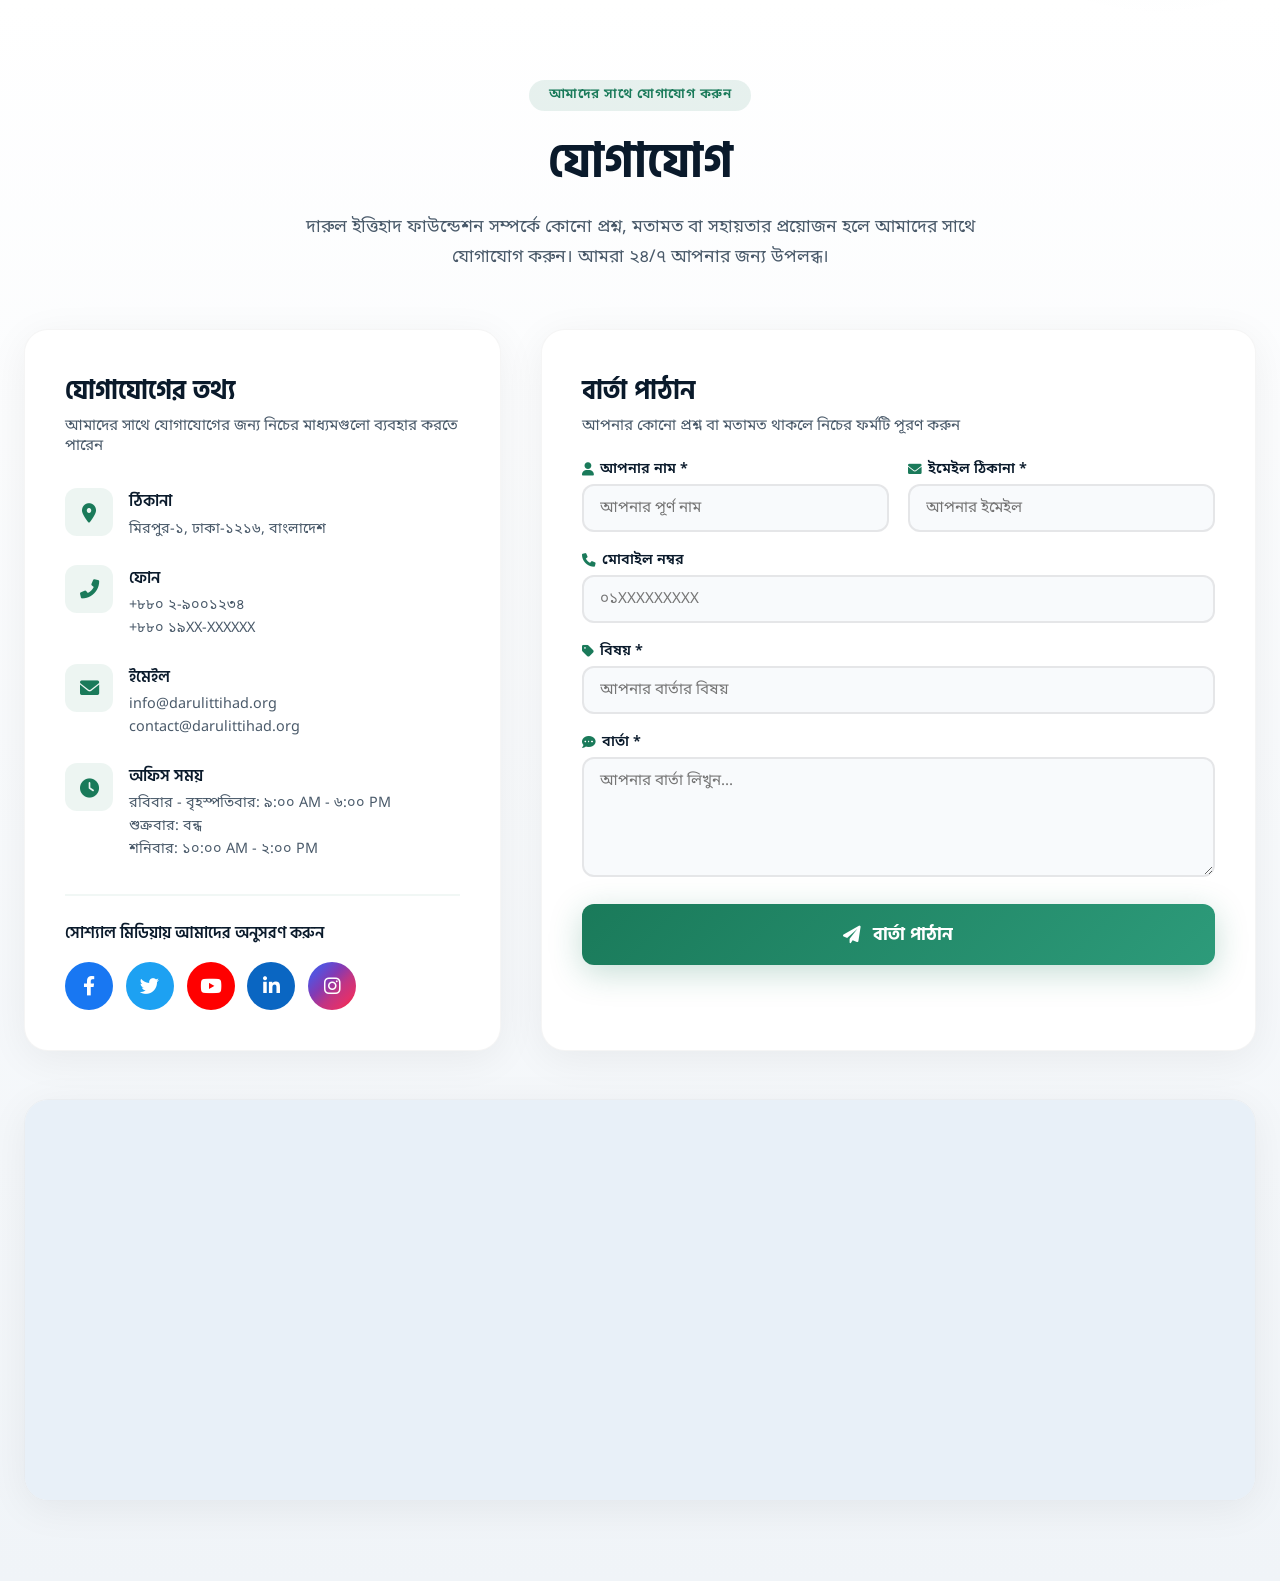
<file: contact.html>
<!-- contact.html -->
<!DOCTYPE html>
<html lang="bn">
<head>
    <meta charset="UTF-8" />
    <meta name="viewport" content="width=device-width, initial-scale=1.0" />
    <title>যোগাযোগ - দারুল ইত্তিহাদ ফাউন্ডেশন</title>
    
    <!-- Google Fonts -->
    <link rel="preconnect" href="https://fonts.googleapis.com" />
    <link rel="preconnect" href="https://fonts.gstatic.com" crossorigin />
    <link href="https://fonts.googleapis.com/css2?family=Hind+Siliguri:wght@300;400;500;600;700&family=Noto+Sans+Bengali:wght@100..900&display=swap" rel="stylesheet" />
    
    <!-- Font Awesome -->
    <link rel="stylesheet" href="https://cdnjs.cloudflare.com/ajax/libs/font-awesome/6.0.0-beta3/css/all.min.css" />
    
    <!-- Custom CSS -->
    <link rel="stylesheet" href="contact.css" />
</head>
<body>
    <section class="contact" id="contact">
        <div class="container">
            <!-- সেকশন হেডার -->
            <div class="section-header">
                <span class="section-tag">আমাদের সাথে যোগাযোগ করুন</span>
                <h2 class="section-title">যোগাযোগ</h2>
                <p class="section-subtitle">
                    দারুল ইত্তিহাদ ফাউন্ডেশন সম্পর্কে কোনো প্রশ্ন, মতামত বা সহায়তার 
                    প্রয়োজন হলে আমাদের সাথে যোগাযোগ করুন। আমরা ২৪/৭ আপনার জন্য উপলব্ধ।
                </p>
            </div>

            <!-- কন্টাক্ট গ্রিড -->
            <div class="contact-grid">
                <!-- বাম কলাম: যোগাযোগের তথ্য -->
                <div class="contact-info-wrapper">
                    <div class="contact-info-card">
                        <h3>যোগাযোগের তথ্য</h3>
                        <p class="info-subtitle">
                            আমাদের সাথে যোগাযোগের জন্য নিচের মাধ্যমগুলো ব্যবহার করতে পারেন
                        </p>

                        <div class="info-items">
                            <div class="info-item">
                                <div class="info-icon">
                                    <i class="fas fa-map-marker-alt"></i>
                                </div>
                                <div class="info-content">
                                    <h4>ঠিকানা</h4>
                                    <p>মিরপুর-১, ঢাকা-১২১৬, বাংলাদেশ</p>
                                </div>
                            </div>

                            <div class="info-item">
                                <div class="info-icon">
                                    <i class="fas fa-phone-alt"></i>
                                </div>
                                <div class="info-content">
                                    <h4>ফোন</h4>
                                    <p>+৮৮০ ২-৯০০১২৩৪</p>
                                    <p>+৮৮০ ১৯XX-XXXXXX</p>
                                </div>
                            </div>

                            <div class="info-item">
                                <div class="info-icon">
                                    <i class="fas fa-envelope"></i>
                                </div>
                                <div class="info-content">
                                    <h4>ইমেইল</h4>
                                    <p>info@darulittihad.org</p>
                                    <p>contact@darulittihad.org</p>
                                </div>
                            </div>

                            <div class="info-item">
                                <div class="info-icon">
                                    <i class="fas fa-clock"></i>
                                </div>
                                <div class="info-content">
                                    <h4>অফিস সময়</h4>
                                    <p>রবিবার - বৃহস্পতিবার: ৯:০০ AM - ৬:০০ PM</p>
                                    <p>শুক্রবার: বন্ধ</p>
                                    <p>শনিবার: ১০:০০ AM - ২:০০ PM</p>
                                </div>
                            </div>
                        </div>

                        <!-- সোশ্যাল মিডিয়া -->
                        <div class="social-media">
                            <h4>সোশ্যাল মিডিয়ায় আমাদের অনুসরণ করুন</h4>
                            <div class="social-icons">
                                <a href="#" class="social-icon facebook" aria-label="ফেসবুক">
                                    <i class="fab fa-facebook-f"></i>
                                </a>
                                <a href="#" class="social-icon twitter" aria-label="টুইটার">
                                    <i class="fab fa-twitter"></i>
                                </a>
                                <a href="#" class="social-icon youtube" aria-label="ইউটিউব">
                                    <i class="fab fa-youtube"></i>
                                </a>
                                <a href="#" class="social-icon linkedin" aria-label="লিংকডইন">
                                    <i class="fab fa-linkedin-in"></i>
                                </a>
                                <a href="#" class="social-icon instagram" aria-label="ইনস্টাগ্রাম">
                                    <i class="fab fa-instagram"></i>
                                </a>
                            </div>
                        </div>
                    </div>
                </div>

                <!-- ডান কলাম: কন্টাক্ট ফর্ম -->
                <div class="contact-form-wrapper">
                    <div class="contact-form-card">
                        <h3>বার্তা পাঠান</h3>
                        <p class="form-subtitle">
                            আপনার কোনো প্রশ্ন বা মতামত থাকলে নিচের ফর্মটি পূরণ করুন
                        </p>

                        <form id="contactForm" class="contact-form">
                            <div class="form-row">
                                <div class="form-group">
                                    <label for="fullName">
                                        <i class="fas fa-user"></i>
                                        আপনার নাম *
                                    </label>
                                    <input type="text" id="fullName" name="fullName" 
                                           placeholder="আপনার পূর্ণ নাম" required />
                                    <span class="error-message" id="nameError"></span>
                                </div>

                                <div class="form-group">
                                    <label for="email">
                                        <i class="fas fa-envelope"></i>
                                        ইমেইল ঠিকানা *
                                    </label>
                                    <input type="email" id="email" name="email" 
                                           placeholder="আপনার ইমেইল" required />
                                    <span class="error-message" id="emailError"></span>
                                </div>
                            </div>

                            <div class="form-group">
                                <label for="phone">
                                    <i class="fas fa-phone"></i>
                                    মোবাইল নম্বর
                                </label>
                                <input type="tel" id="phone" name="phone" 
                                       placeholder="০১XXXXXXXXX" />
                                <span class="error-message" id="phoneError"></span>
                            </div>

                            <div class="form-group">
                                <label for="subject">
                                    <i class="fas fa-tag"></i>
                                    বিষয় *
                                </label>
                                <input type="text" id="subject" name="subject" 
                                       placeholder="আপনার বার্তার বিষয়" required />
                                <span class="error-message" id="subjectError"></span>
                            </div>

                            <div class="form-group">
                                <label for="message">
                                    <i class="fas fa-comment-dots"></i>
                                    বার্তা *
                                </label>
                                <textarea id="message" name="message" 
                                          placeholder="আপনার বার্তা লিখুন..." required></textarea>
                                <span class="error-message" id="messageError"></span>
                            </div>

                            <button type="submit" class="btn-submit">
                                <i class="fas fa-paper-plane"></i>
                                <span>বার্তা পাঠান</span>
                            </button>
                        </form>
                    </div>
                </div>
            </div>

            <!-- গুগল ম্যাপ -->
            <div class="map-wrapper">
                <div class="map-container">
                    <iframe 
                        src="https://www.google.com/maps/embed?pb=!1m18!1m12!1m3!1d3651.902156567834!2d90.3664937!3d23.7504187!2m3!1f0!2f0!3f0!3m2!1i1024!2i768!4f13.1!3m3!1m2!1s0x3755c1f1e8c6e8d5%3A0xc7c6f5b8e3c8e8d5!2sMirpur-1%2C%20Dhaka%2C%20Bangladesh!5e0!3m2!1sen!2sbd!4v1700000000000" 
                        width="100%" 
                        height="400" 
                        style="border:0;" 
                        allowfullscreen="" 
                        loading="lazy" 
                        referrerpolicy="no-referrer-when-downgrade"
                        title="দারুল ইত্তিহাদ ফাউন্ডেশনের অবস্থান">
                    </iframe>
                </div>
            </div>
        </div>
    </section>

    <!-- সাফল্যের মডাল -->
    <div class="success-modal" id="successModal">
        <div class="modal-content">
            <div class="modal-icon">
                <i class="fas fa-check-circle"></i>
            </div>
            <h3>বার্তা সফলভাবে পাঠানো হয়েছে!</h3>
            <p>
                আপনার বার্তা পেয়ে আমরা খুবই আনন্দিত। আমাদের টিম শীঘ্রই 
                আপনার সাথে যোগাযোগ করবে। ধন্যবাদ!
            </p>
            <button class="btn-modal" onclick="closeModal()">
                <i class="fas fa-check"></i>
                <span>ঠিক আছে</span>
            </button>
        </div>
    </div>

    <!-- Custom JavaScript -->
    <script src="contact.js"></script>
</body>
</html>
</file>
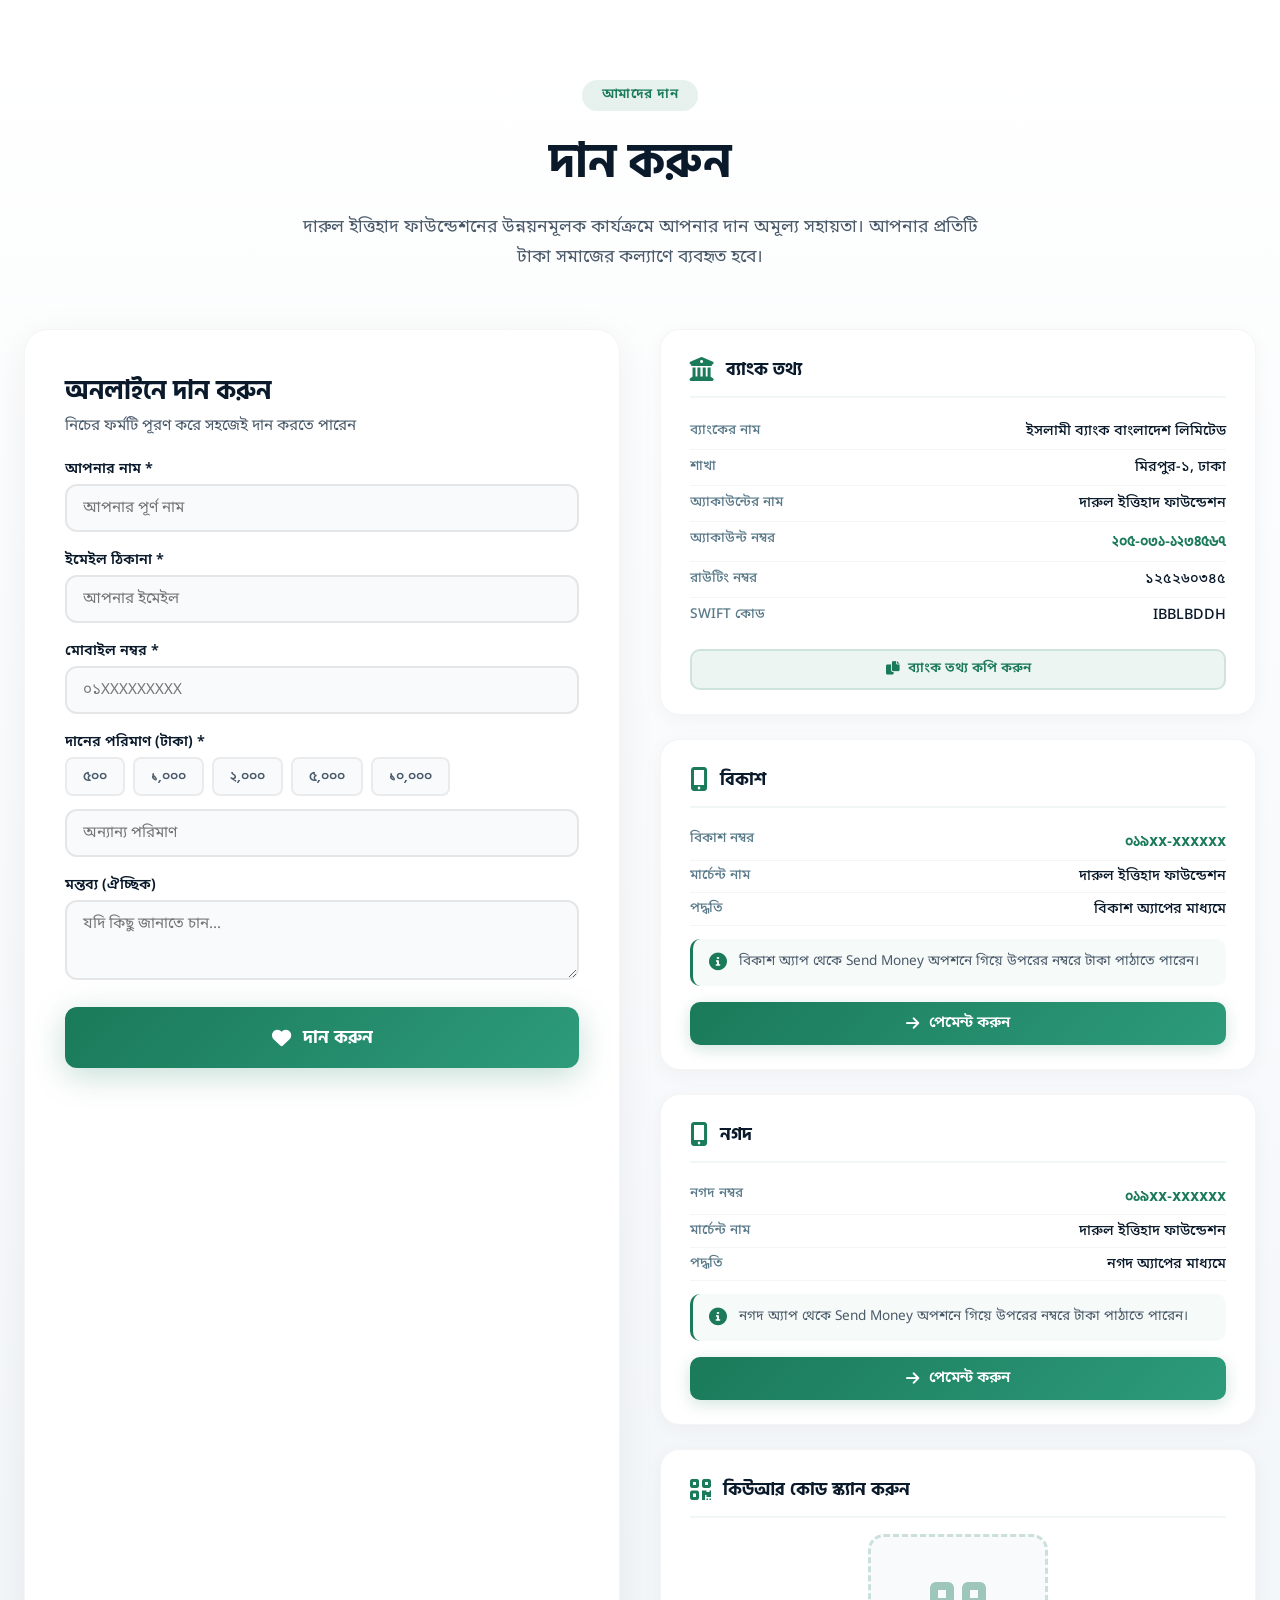
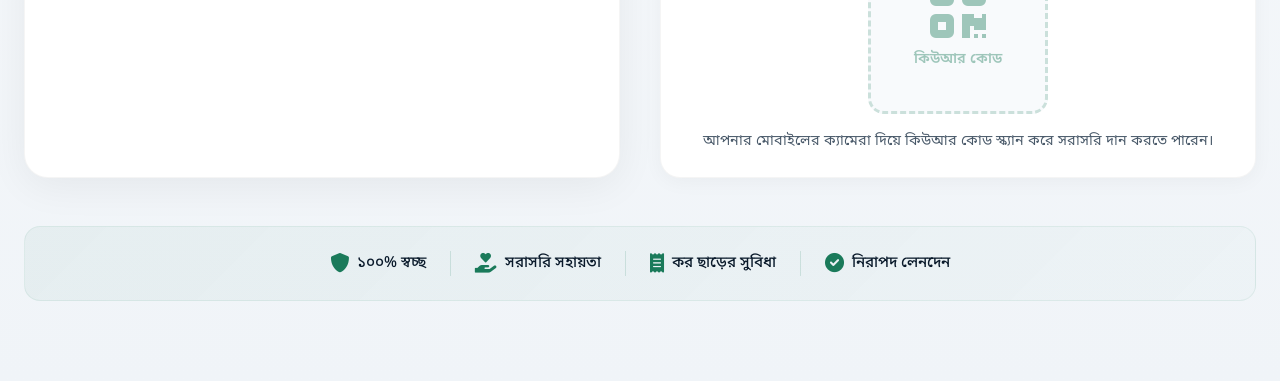
<file: donation.html>
<!-- donation.html -->
<!DOCTYPE html>
<html lang="bn">
<head>
    <meta charset="UTF-8" />
    <meta name="viewport" content="width=device-width, initial-scale=1.0" />
    <title>দান করুন - দারুল ইত্তিহাদ ফাউন্ডেশন</title>
    
    <!-- Google Fonts -->
    <link rel="preconnect" href="https://fonts.googleapis.com" />
    <link rel="preconnect" href="https://fonts.gstatic.com" crossorigin />
    <link href="https://fonts.googleapis.com/css2?family=Hind+Siliguri:wght@300;400;500;600;700&family=Noto+Sans+Bengali:wght@100..900&display=swap" rel="stylesheet" />
    
    <!-- Font Awesome -->
    <link rel="stylesheet" href="https://cdnjs.cloudflare.com/ajax/libs/font-awesome/6.0.0-beta3/css/all.min.css" />
    
    <!-- Custom CSS -->
    <link rel="stylesheet" href="donation.css" />
</head>
<body>
    <section class="donation" id="donation">
        <div class="container">
            <!-- সেকশন হেডার -->
            <div class="section-header">
                <span class="section-tag">আমাদের দান</span>
                <h2 class="section-title">দান করুন</h2>
                <p class="section-subtitle">
                    দারুল ইত্তিহাদ ফাউন্ডেশনের উন্নয়নমূলক কার্যক্রমে আপনার দান 
                    অমূল্য সহায়তা। আপনার প্রতিটি টাকা সমাজের কল্যাণে ব্যবহৃত হবে।
                </p>
            </div>

            <!-- ডোনেশন গ্রিড -->
            <div class="donation-grid">
                <!-- বাম কলাম: দান ফর্ম -->
                <div class="donation-form-wrapper">
                    <div class="donation-card">
                        <h3 class="form-title">অনলাইনে দান করুন</h3>
                        <p class="form-subtitle">নিচের ফর্মটি পূরণ করে সহজেই দান করতে পারেন</p>

                        <form id="donationForm" class="donation-form">
                            <div class="form-group">
                                <label for="donorName">আপনার নাম *</label>
                                <input type="text" id="donorName" name="donorName" 
                                       placeholder="আপনার পূর্ণ নাম" required />
                            </div>

                            <div class="form-group">
                                <label for="donorEmail">ইমেইল ঠিকানা *</label>
                                <input type="email" id="donorEmail" name="donorEmail" 
                                       placeholder="আপনার ইমেইল" required />
                            </div>

                            <div class="form-group">
                                <label for="donorPhone">মোবাইল নম্বর *</label>
                                <input type="tel" id="donorPhone" name="donorPhone" 
                                       placeholder="০১XXXXXXXXX" required />
                            </div>

                            <div class="form-group">
                                <label for="donationAmount">দানের পরিমাণ (টাকা) *</label>
                                <div class="amount-presets">
                                    <button type="button" class="amount-preset" data-amount="500">৫০০</button>
                                    <button type="button" class="amount-preset" data-amount="1000">১,০০০</button>
                                    <button type="button" class="amount-preset" data-amount="2000">২,০০০</button>
                                    <button type="button" class="amount-preset" data-amount="5000">৫,০০০</button>
                                    <button type="button" class="amount-preset" data-amount="10000">১০,০০০</button>
                                </div>
                                <input type="number" id="donationAmount" name="donationAmount" 
                                       placeholder="অন্যান্য পরিমাণ" min="1" required />
                            </div>

                            <div class="form-group">
                                <label for="donationNote">মন্তব্য (ঐচ্ছিক)</label>
                                <textarea id="donationNote" name="donationNote" 
                                          placeholder="যদি কিছু জানাতে চান..."></textarea>
                            </div>

                            <button type="submit" class="btn-donate">
                                <i class="fas fa-heart"></i>
                                <span>দান করুন</span>
                            </button>
                        </form>
                    </div>
                </div>

                <!-- ডান কলাম: দানের পদ্ধতি -->
                <div class="donation-methods-wrapper">
                    <!-- ব্যাংক তথ্য -->
                    <div class="method-card bank-info">
                        <div class="method-header">
                            <i class="fas fa-university"></i>
                            <h3>ব্যাংক তথ্য</h3>
                        </div>
                        <div class="method-content">
                            <div class="bank-detail">
                                <span class="label">ব্যাংকের নাম</span>
                                <span class="value">ইসলামী ব্যাংক বাংলাদেশ লিমিটেড</span>
                            </div>
                            <div class="bank-detail">
                                <span class="label">শাখা</span>
                                <span class="value">মিরপুর-১, ঢাকা</span>
                            </div>
                            <div class="bank-detail">
                                <span class="label">অ্যাকাউন্টের নাম</span>
                                <span class="value">দারুল ইত্তিহাদ ফাউন্ডেশন</span>
                            </div>
                            <div class="bank-detail">
                                <span class="label">অ্যাকাউন্ট নম্বর</span>
                                <span class="value highlight">২০৫-০৩১-১২৩৪৫৬৭</span>
                            </div>
                            <div class="bank-detail">
                                <span class="label">রাউটিং নম্বর</span>
                                <span class="value">১২৫২৬০৩৪৫</span>
                            </div>
                            <div class="bank-detail">
                                <span class="label">SWIFT কোড</span>
                                <span class="value">IBBLBDDH</span>
                            </div>
                        </div>
                        <button class="btn-copy" onclick="copyBankInfo()">
                            <i class="fas fa-copy"></i>
                            <span>ব্যাংক তথ্য কপি করুন</span>
                        </button>
                    </div>

                    <!-- বিকাশ -->
                    <div class="method-card mobile-banking">
                        <div class="method-header">
                            <i class="fas fa-mobile-alt"></i>
                            <h3>বিকাশ</h3>
                        </div>
                        <div class="method-content">
                            <div class="mobile-detail">
                                <span class="label">বিকাশ নম্বর</span>
                                <span class="value highlight">০১৯XX-XXXXXX</span>
                            </div>
                            <div class="mobile-detail">
                                <span class="label">মার্চেন্ট নাম</span>
                                <span class="value">দারুল ইত্তিহাদ ফাউন্ডেশন</span>
                            </div>
                            <div class="mobile-detail">
                                <span class="label">পদ্ধতি</span>
                                <span class="value">বিকাশ অ্যাপের মাধ্যমে</span>
                            </div>
                            <div class="payment-instructions">
                                <i class="fas fa-info-circle"></i>
                                <p>
                                    বিকাশ অ্যাপ থেকে Send Money অপশনে গিয়ে 
                                    উপরের নম্বরে টাকা পাঠাতে পারেন।
                                </p>
                            </div>
                        </div>
                        <a href="#" class="btn-pay" onclick="openPayment('বিকাশ')">
                            <i class="fas fa-arrow-right"></i>
                            <span>পেমেন্ট করুন</span>
                        </a>
                    </div>

                    <!-- নগদ -->
                    <div class="method-card mobile-banking">
                        <div class="method-header">
                            <i class="fas fa-mobile-alt"></i>
                            <h3>নগদ</h3>
                        </div>
                        <div class="method-content">
                            <div class="mobile-detail">
                                <span class="label">নগদ নম্বর</span>
                                <span class="value highlight">০১৯XX-XXXXXX</span>
                            </div>
                            <div class="mobile-detail">
                                <span class="label">মার্চেন্ট নাম</span>
                                <span class="value">দারুল ইত্তিহাদ ফাউন্ডেশন</span>
                            </div>
                            <div class="mobile-detail">
                                <span class="label">পদ্ধতি</span>
                                <span class="value">নগদ অ্যাপের মাধ্যমে</span>
                            </div>
                            <div class="payment-instructions">
                                <i class="fas fa-info-circle"></i>
                                <p>
                                    নগদ অ্যাপ থেকে Send Money অপশনে গিয়ে 
                                    উপরের নম্বরে টাকা পাঠাতে পারেন।
                                </p>
                            </div>
                        </div>
                        <a href="#" class="btn-pay" onclick="openPayment('নগদ')">
                            <i class="fas fa-arrow-right"></i>
                            <span>পেমেন্ট করুন</span>
                        </a>
                    </div>

                    <!-- কিউআর কোড -->
                    <div class="method-card qr-code">
                        <div class="method-header">
                            <i class="fas fa-qrcode"></i>
                            <h3>কিউআর কোড স্ক্যান করুন</h3>
                        </div>
                        <div class="method-content">
                            <div class="qr-wrapper">
                                <div class="qr-placeholder">
                                    <i class="fas fa-qrcode"></i>
                                    <span>কিউআর কোড</span>
                                </div>
                                <p class="qr-instruction">
                                    আপনার মোবাইলের ক্যামেরা দিয়ে কিউআর কোড স্ক্যান করে 
                                    সরাসরি দান করতে পারেন।
                                </p>
                            </div>
                        </div>
                    </div>
                </div>
            </div>

            <!-- ট্রান্সপারেন্সি বার -->
            <div class="transparency-bar">
                <div class="transparency-item">
                    <i class="fas fa-shield-alt"></i>
                    <span>১০০% স্বচ্ছ</span>
                </div>
                <div class="transparency-divider"></div>
                <div class="transparency-item">
                    <i class="fas fa-hand-holding-heart"></i>
                    <span>সরাসরি সহায়তা</span>
                </div>
                <div class="transparency-divider"></div>
                <div class="transparency-item">
                    <i class="fas fa-receipt"></i>
                    <span>কর ছাড়ের সুবিধা</span>
                </div>
                <div class="transparency-divider"></div>
                <div class="transparency-item">
                    <i class="fas fa-check-circle"></i>
                    <span>নিরাপদ লেনদেন</span>
                </div>
            </div>
        </div>
    </section>

    <!-- সাফল্যের মডাল -->
    <div class="success-modal" id="successModal">
        <div class="modal-content">
            <div class="modal-icon">
                <i class="fas fa-check-circle"></i>
            </div>
            <h3>দান সফল হয়েছে!</h3>
            <p>
                আপনার উদার দানের জন্য দারুল ইত্তিহাদ ফাউন্ডেশন পরিবার থেকে 
                জানাচ্ছে অসংখ্য ধন্যবাদ। আপনার সহায়তা আমাদের কার্যক্রমকে 
                আরও এগিয়ে নিয়ে যাবে।
            </p>
            <div class="modal-actions">
                <button class="btn-modal" onclick="closeModal()">
                    <i class="fas fa-check"></i>
                    <span>ঠিক আছে</span>
                </button>
            </div>
        </div>
    </div>

    <!-- Custom JavaScript -->
    <script src="donation.js"></script>
</body>
</html>
</file>
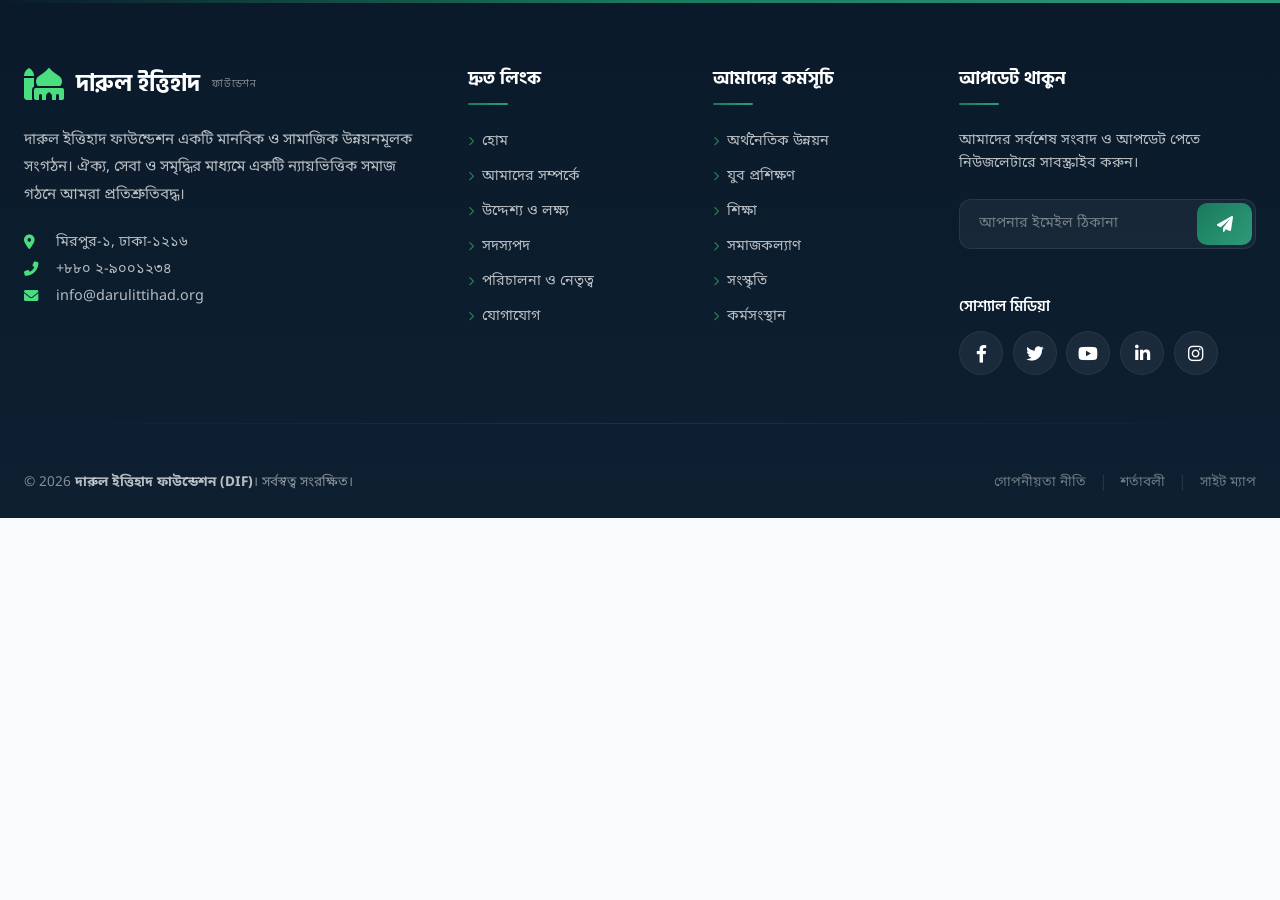
<file: footer.html>
<!-- footer.html -->
<!DOCTYPE html>
<html lang="bn">
<head>
    <meta charset="UTF-8" />
    <meta name="viewport" content="width=device-width, initial-scale=1.0" />
    <title>ফুটার - দারুল ইত্তিহাদ ফাউন্ডেশন</title>
    
    <!-- Google Fonts -->
    <link rel="preconnect" href="https://fonts.googleapis.com" />
    <link rel="preconnect" href="https://fonts.gstatic.com" crossorigin />
    <link href="https://fonts.googleapis.com/css2?family=Hind+Siliguri:wght@300;400;500;600;700&family=Noto+Sans+Bengali:wght@100..900&display=swap" rel="stylesheet" />
    
    <!-- Font Awesome -->
    <link rel="stylesheet" href="https://cdnjs.cloudflare.com/ajax/libs/font-awesome/6.0.0-beta3/css/all.min.css" />
    
    <!-- Custom CSS -->
    <link rel="stylesheet" href="footer.css" />
</head>
<body>
    <!-- ===== ফুটার ===== -->
    <footer class="footer" role="contentinfo">
        <div class="container">
            <!-- ফুটার গ্রিড -->
            <div class="footer-grid">
                <!-- কলাম ১: About DIF -->
                <div class="footer-column">
                    <div class="footer-logo">
                        <i class="fas fa-mosque"></i>
                        <span>দারুল ইত্তিহাদ</span>
                        <small>ফাউন্ডেশন</small>
                    </div>
                    <p class="footer-about">
                        দারুল ইত্তিহাদ ফাউন্ডেশন একটি মানবিক ও সামাজিক উন্নয়নমূলক সংগঠন। 
                        ঐক্য, সেবা ও সমৃদ্ধির মাধ্যমে একটি ন্যায়ভিত্তিক সমাজ গঠনে আমরা 
                        প্রতিশ্রুতিবদ্ধ।
                    </p>
                    <div class="footer-contact">
                        <p><i class="fas fa-map-marker-alt"></i> মিরপুর-১, ঢাকা-১২১৬</p>
                        <p><i class="fas fa-phone-alt"></i> +৮৮০ ২-৯০০১২৩৪</p>
                        <p><i class="fas fa-envelope"></i> info@darulittihad.org</p>
                    </div>
                </div>

                <!-- কলাম ২: Quick Links -->
                <div class="footer-column">
                    <h4 class="footer-title">দ্রুত লিংক</h4>
                    <ul class="footer-links">
                        <li><a href="index.html"><i class="fas fa-chevron-right"></i> হোম</a></li>
                        <li><a href="about.html"><i class="fas fa-chevron-right"></i> আমাদের সম্পর্কে</a></li>
                        <li><a href="objectives.html"><i class="fas fa-chevron-right"></i> উদ্দেশ্য ও লক্ষ্য</a></li>
                        <li><a href="membership.html"><i class="fas fa-chevron-right"></i> সদস্যপদ</a></li>
                        <li><a href="governance.html"><i class="fas fa-chevron-right"></i> পরিচালনা ও নেতৃত্ব</a></li>
                        <li><a href="contact.html"><i class="fas fa-chevron-right"></i> যোগাযোগ</a></li>
                    </ul>
                </div>

                <!-- কলাম ৩: Programs -->
                <div class="footer-column">
                    <h4 class="footer-title">আমাদের কর্মসূচি</h4>
                    <ul class="footer-links">
                        <li><a href="programs.html"><i class="fas fa-chevron-right"></i> অর্থনৈতিক উন্নয়ন</a></li>
                        <li><a href="programs.html"><i class="fas fa-chevron-right"></i> যুব প্রশিক্ষণ</a></li>
                        <li><a href="programs.html"><i class="fas fa-chevron-right"></i> শিক্ষা</a></li>
                        <li><a href="programs.html"><i class="fas fa-chevron-right"></i> সমাজকল্যাণ</a></li>
                        <li><a href="programs.html"><i class="fas fa-chevron-right"></i> সংস্কৃতি</a></li>
                        <li><a href="programs.html"><i class="fas fa-chevron-right"></i> কর্মসংস্থান</a></li>
                    </ul>
                </div>

                <!-- কলাম ৪: Newsletter & Social -->
                <div class="footer-column">
                    <h4 class="footer-title">আপডেট থাকুন</h4>
                    <p class="footer-newsletter-text">
                        আমাদের সর্বশেষ সংবাদ ও আপডেট পেতে নিউজলেটারে সাবস্ক্রাইব করুন।
                    </p>
                    
                    <form class="footer-newsletter" id="newsletterForm">
                        <div class="newsletter-group">
                            <input type="email" id="newsletterEmail" 
                                   placeholder="আপনার ইমেইল ঠিকানা" required />
                            <button type="submit" class="newsletter-btn">
                                <i class="fas fa-paper-plane"></i>
                            </button>
                        </div>
                        <span class="newsletter-message" id="newsletterMessage"></span>
                    </form>

                    <div class="footer-social">
                        <h5>সোশ্যাল মিডিয়া</h5>
                        <div class="social-icons">
                            <a href="#" class="social-icon facebook" aria-label="ফেসবুক">
                                <i class="fab fa-facebook-f"></i>
                            </a>
                            <a href="#" class="social-icon twitter" aria-label="টুইটার">
                                <i class="fab fa-twitter"></i>
                            </a>
                            <a href="#" class="social-icon youtube" aria-label="ইউটিউব">
                                <i class="fab fa-youtube"></i>
                            </a>
                            <a href="#" class="social-icon linkedin" aria-label="লিংকডইন">
                                <i class="fab fa-linkedin-in"></i>
                            </a>
                            <a href="#" class="social-icon instagram" aria-label="ইনস্টাগ্রাম">
                                <i class="fab fa-instagram"></i>
                            </a>
                        </div>
                    </div>
                </div>
            </div>

            <!-- ফুটার ডিভাইডার -->
            <div class="footer-divider"></div>

            <!-- ফুটার বটম -->
            <div class="footer-bottom">
                <div class="footer-copyright">
                    <p>
                        &copy; ২০২৪ <strong>দারুল ইত্তিহাদ ফাউন্ডেশন (DIF)</strong>। 
                        সর্বস্বত্ব সংরক্ষিত।
                    </p>
                </div>
                <div class="footer-bottom-links">
                    <a href="#">গোপনীয়তা নীতি</a>
                    <span class="divider">|</span>
                    <a href="#">শর্তাবলী</a>
                    <span class="divider">|</span>
                    <a href="#">সাইট ম্যাপ</a>
                </div>
            </div>
        </div>
    </footer>

    <!-- Custom JavaScript -->
    <script src="footer.js"></script>
</body>
</html>
</file>
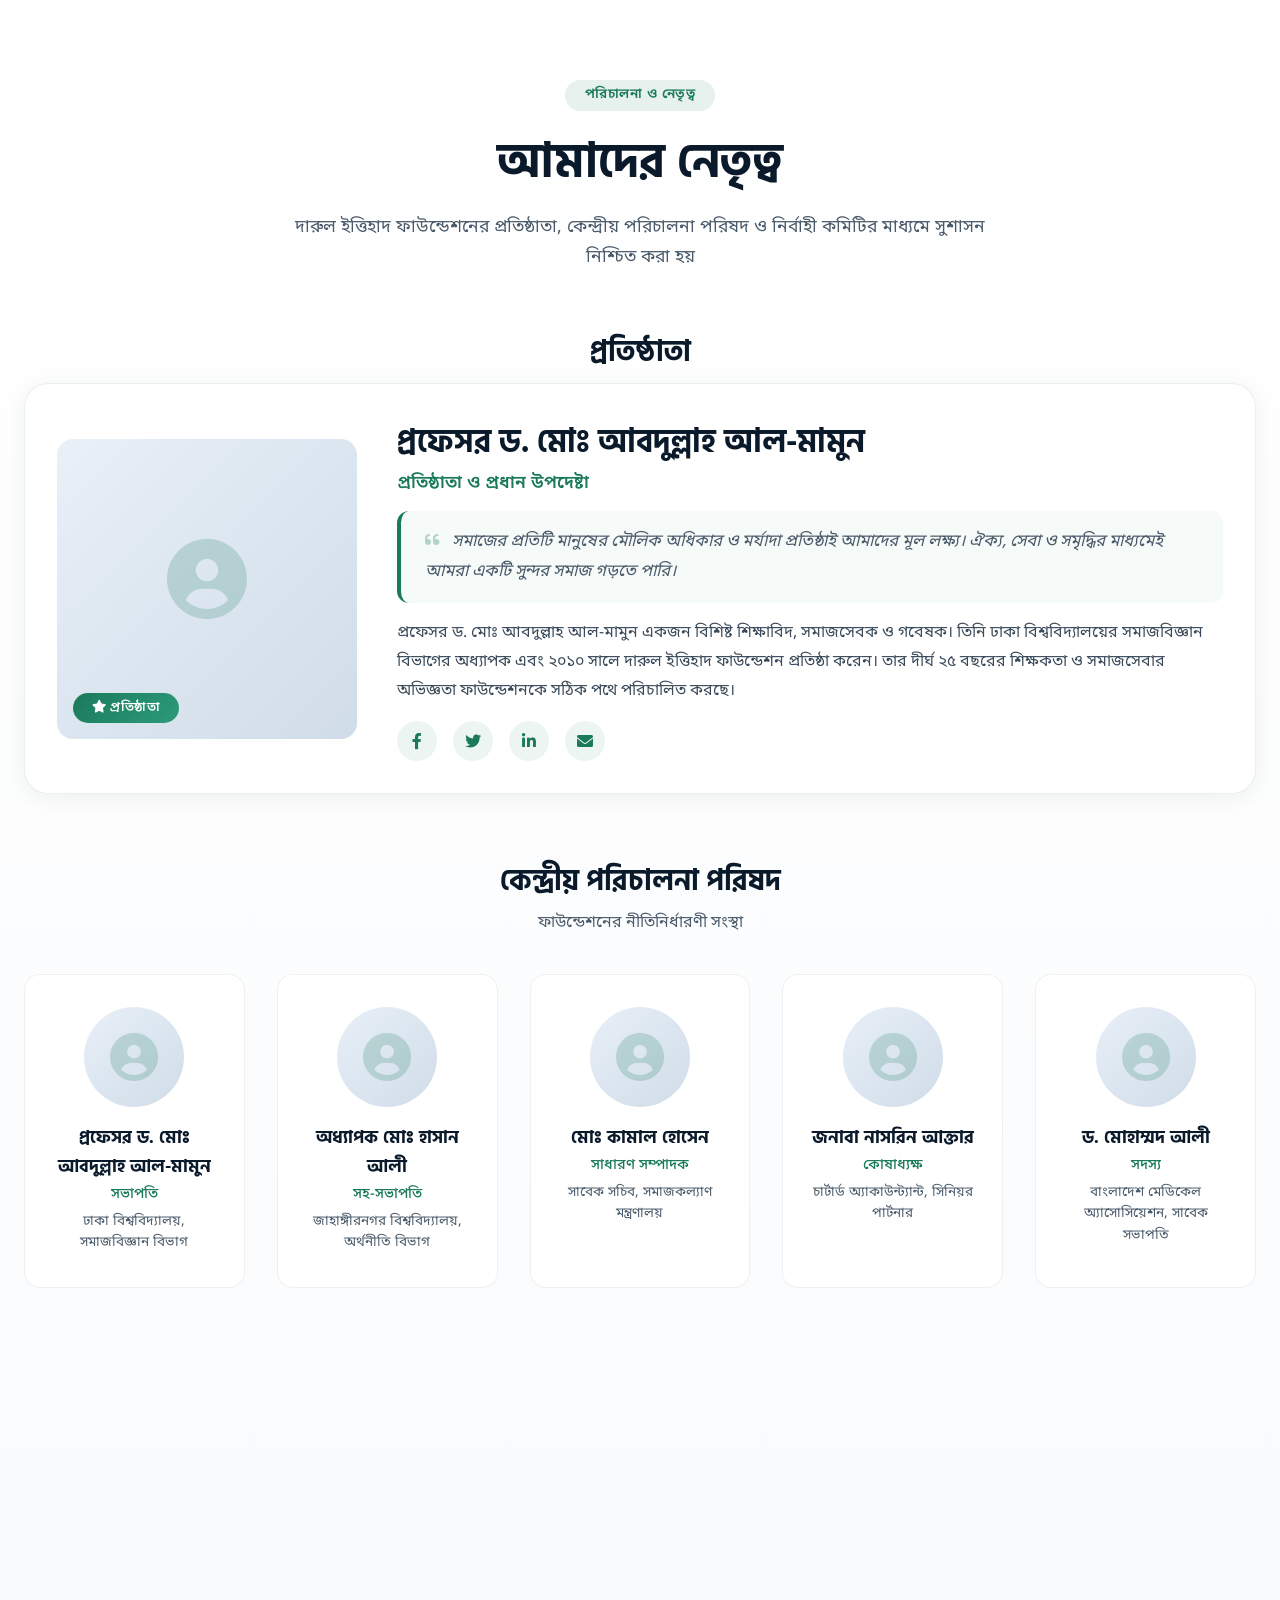
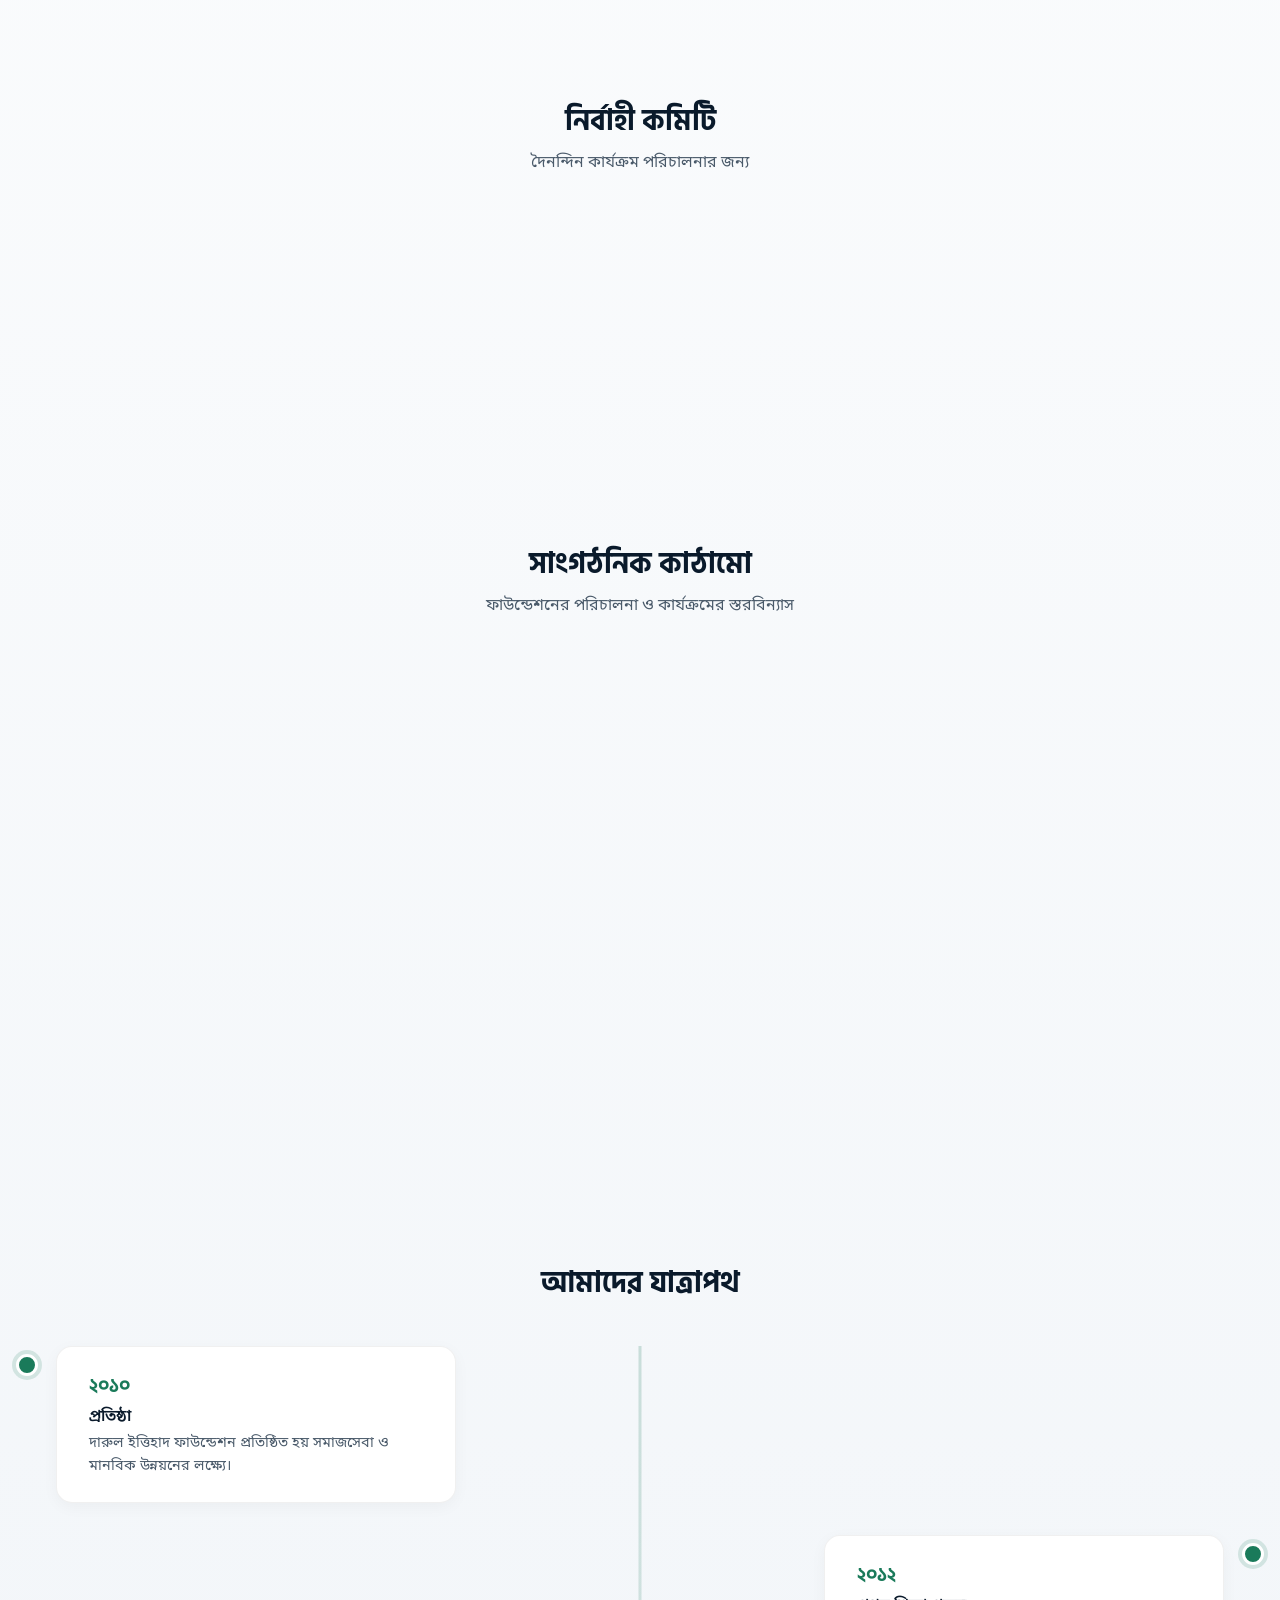
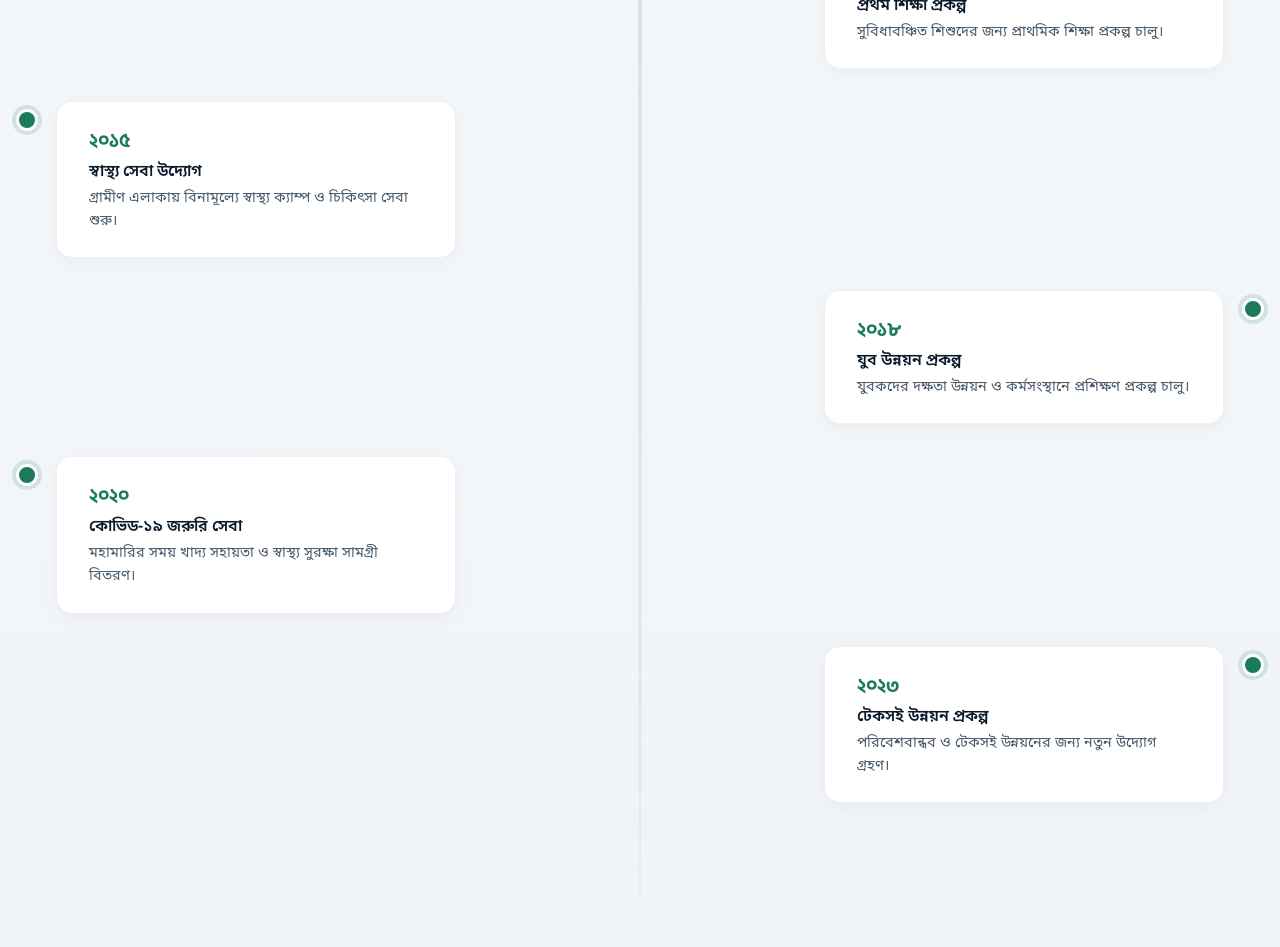
<file: governance.html>
<!-- governance.html -->
<!DOCTYPE html>
<html lang="bn">
<head>
    <meta charset="UTF-8" />
    <meta name="viewport" content="width=device-width, initial-scale=1.0" />
    <title>পরিচালনা ও নেতৃত্ব - দারুল ইত্তিহাদ ফাউন্ডেশন</title>
    
    <!-- Google Fonts -->
    <link rel="preconnect" href="https://fonts.googleapis.com" />
    <link rel="preconnect" href="https://fonts.gstatic.com" crossorigin />
    <link href="https://fonts.googleapis.com/css2?family=Hind+Siliguri:wght@300;400;500;600;700&family=Noto+Sans+Bengali:wght@100..900&display=swap" rel="stylesheet" />
    
    <!-- Font Awesome -->
    <link rel="stylesheet" href="https://cdnjs.cloudflare.com/ajax/libs/font-awesome/6.0.0-beta3/css/all.min.css" />
    
    <!-- Custom CSS -->
    <link rel="stylesheet" href="governance.css" />
</head>
<body>
    <section class="governance" id="governance">
        <div class="container">
            <!-- সেকশন হেডার -->
            <div class="section-header">
                <span class="section-tag">পরিচালনা ও নেতৃত্ব</span>
                <h2 class="section-title">আমাদের নেতৃত্ব</h2>
                <p class="section-subtitle">
                    দারুল ইত্তিহাদ ফাউন্ডেশনের প্রতিষ্ঠাতা, কেন্দ্রীয় পরিচালনা পরিষদ 
                    ও নির্বাহী কমিটির মাধ্যমে সুশাসন নিশ্চিত করা হয়
                </p>
            </div>

            <!-- ===== প্রতিষ্ঠাতা ===== -->
            <div class="founder-section">
                <h3 class="section-sub-title">প্রতিষ্ঠাতা</h3>
                <div class="founder-card" id="founderCard">
                    <div class="founder-image">
                        <div class="placeholder-icon">
                            <i class="fas fa-user-circle"></i>
                        </div>
                        <span class="founder-badge"><i class="fas fa-star"></i> প্রতিষ্ঠাতা</span>
                    </div>
                    <div class="founder-info">
                        <h3>প্রফেসর ড. মোঃ আবদুল্লাহ আল-মামুন</h3>
                        <p class="designation">প্রতিষ্ঠাতা ও প্রধান উপদেষ্টা</p>
                        <div class="quote">
                            <i class="fas fa-quote-left" style="color: #1a7a5a; opacity: 0.3; margin-right: 0.5rem;"></i>
                            সমাজের প্রতিটি মানুষের মৌলিক অধিকার ও মর্যাদা প্রতিষ্ঠাই আমাদের মূল লক্ষ্য। 
                            ঐক্য, সেবা ও সমৃদ্ধির মাধ্যমেই আমরা একটি সুন্দর সমাজ গড়তে পারি।
                        </div>
                        <p class="bio">
                            প্রফেসর ড. মোঃ আবদুল্লাহ আল-মামুন একজন বিশিষ্ট শিক্ষাবিদ, সমাজসেবক ও 
                            গবেষক। তিনি ঢাকা বিশ্ববিদ্যালয়ের সমাজবিজ্ঞান বিভাগের অধ্যাপক এবং 
                            ২০১০ সালে দারুল ইত্তিহাদ ফাউন্ডেশন প্রতিষ্ঠা করেন। তার দীর্ঘ ২৫ বছরের 
                            শিক্ষকতা ও সমাজসেবার অভিজ্ঞতা ফাউন্ডেশনকে সঠিক পথে পরিচালিত করছে।
                        </p>
                        <div class="founder-social">
                            <a href="#" aria-label="ফেসবুক"><i class="fab fa-facebook-f"></i></a>
                            <a href="#" aria-label="টুইটার"><i class="fab fa-twitter"></i></a>
                            <a href="#" aria-label="লিংকডইন"><i class="fab fa-linkedin-in"></i></a>
                            <a href="#" aria-label="ইমেইল"><i class="fas fa-envelope"></i></a>
                        </div>
                    </div>
                </div>
            </div>

            <!-- ===== কেন্দ্রীয় পরিচালনা পরিষদ ===== -->
            <div class="committee-section">
                <h3 class="section-sub-title">কেন্দ্রীয় পরিচালনা পরিষদ</h3>
                <p class="committee-subtitle">ফাউন্ডেশনের নীতিনির্ধারণী সংস্থা</p>
                <div class="committee-grid" id="centralCommittee">
                    <div class="committee-card" data-delay="100">
                        <div class="committee-avatar">
                            <i class="fas fa-user-circle"></i>
                        </div>
                        <h4 class="committee-name">প্রফেসর ড. মোঃ আবদুল্লাহ আল-মামুন</h4>
                        <p class="committee-role">সভাপতি</p>
                        <p class="committee-desc">ঢাকা বিশ্ববিদ্যালয়, সমাজবিজ্ঞান বিভাগ</p>
                    </div>

                    <div class="committee-card" data-delay="150">
                        <div class="committee-avatar">
                            <i class="fas fa-user-circle"></i>
                        </div>
                        <h4 class="committee-name">অধ্যাপক মোঃ হাসান আলী</h4>
                        <p class="committee-role">সহ-সভাপতি</p>
                        <p class="committee-desc">জাহাঙ্গীরনগর বিশ্ববিদ্যালয়, অর্থনীতি বিভাগ</p>
                    </div>

                    <div class="committee-card" data-delay="200">
                        <div class="committee-avatar">
                            <i class="fas fa-user-circle"></i>
                        </div>
                        <h4 class="committee-name">মোঃ কামাল হোসেন</h4>
                        <p class="committee-role">সাধারণ সম্পাদক</p>
                        <p class="committee-desc">সাবেক সচিব, সমাজকল্যাণ মন্ত্রণালয়</p>
                    </div>

                    <div class="committee-card" data-delay="250">
                        <div class="committee-avatar">
                            <i class="fas fa-user-circle"></i>
                        </div>
                        <h4 class="committee-name">জনাবা নাসরিন আক্তার</h4>
                        <p class="committee-role">কোষাধ্যক্ষ</p>
                        <p class="committee-desc">চার্টার্ড অ্যাকাউন্ট্যান্ট, সিনিয়র পার্টনার</p>
                    </div>

                    <div class="committee-card" data-delay="300">
                        <div class="committee-avatar">
                            <i class="fas fa-user-circle"></i>
                        </div>
                        <h4 class="committee-name">ড. মোহাম্মদ আলী</h4>
                        <p class="committee-role">সদস্য</p>
                        <p class="committee-desc">বাংলাদেশ মেডিকেল অ্যাসোসিয়েশন, সাবেক সভাপতি</p>
                    </div>

                    <div class="committee-card" data-delay="350">
                        <div class="committee-avatar">
                            <i class="fas fa-user-circle"></i>
                        </div>
                        <h4 class="committee-name">অ্যাডভোকেট সাদিয়া রহমান</h4>
                        <p class="committee-role">সদস্য</p>
                        <p class="committee-desc">সুপ্রিম কোর্টের আইনজীবী, মানবাধিকার কর্মী</p>
                    </div>
                </div>
            </div>

            <!-- ===== নির্বাহী কমিটি ===== -->
            <div class="committee-section">
                <h3 class="section-sub-title">নির্বাহী কমিটি</h3>
                <p class="committee-subtitle">দৈনন্দিন কার্যক্রম পরিচালনার জন্য</p>
                <div class="committee-grid" id="executiveCommittee">
                    <div class="committee-card" data-delay="100">
                        <div class="committee-avatar">
                            <i class="fas fa-user-circle"></i>
                        </div>
                        <h4 class="committee-name">মোঃ শফিকুল ইসলাম</h4>
                        <p class="committee-role">প্রধান নির্বাহী কর্মকর্তা</p>
                        <p class="committee-desc">এমবিএ, উন্নয়ন ব্যবস্থাপনা</p>
                    </div>

                    <div class="committee-card" data-delay="150">
                        <div class="committee-avatar">
                            <i class="fas fa-user-circle"></i>
                        </div>
                        <h4 class="committee-name">জনাবা ফরিদা ইয়াসমিন</h4>
                        <p class="committee-role">প্রকল্প পরিচালক</p>
                        <p class="committee-desc">এমএসএস, সমাজকল্যাণ</p>
                    </div>

                    <div class="committee-card" data-delay="200">
                        <div class="committee-avatar">
                            <i class="fas fa-user-circle"></i>
                        </div>
                        <h4 class="committee-name">মোঃ জাহাঙ্গীর আলম</h4>
                        <p class="committee-role">অর্থ ও হিসাব ব্যবস্থাপক</p>
                        <p class="committee-desc">এফসিএ, চার্টার্ড অ্যাকাউন্ট্যান্ট</p>
                    </div>

                    <div class="committee-card" data-delay="250">
                        <div class="committee-avatar">
                            <i class="fas fa-user-circle"></i>
                        </div>
                        <h4 class="committee-name">জনাবা তাসলিমা বেগম</h4>
                        <p class="committee-role">যোগাযোগ ও মিডিয়া ব্যবস্থাপক</p>
                        <p class="committee-desc">এমএ, গণযোগাযোগ ও সাংবাদিকতা</p>
                    </div>
                </div>
            </div>

            <!-- ===== অর্গানাইজেশন চার্ট ===== -->
            <div class="org-chart-section">
                <h3 class="section-sub-title">সাংগঠনিক কাঠামো</h3>
                <p class="committee-subtitle">ফাউন্ডেশনের পরিচালনা ও কার্যক্রমের স্তরবিন্যাস</p>
                
                <div class="org-chart" id="orgChart">
                    <!-- স্তর ১: সভাপতি -->
                    <div class="org-level">
                        <div class="org-node level-1">
                            <div class="node-icon"><i class="fas fa-crown"></i></div>
                            <div class="node-title">সভাপতি</div>
                            <div class="node-sub">প্রফেসর ড. মোঃ আবদুল্লাহ আল-মামুন</div>
                        </div>
                    </div>

                    <div class="org-connector">
                        <span class="line"></span>
                    </div>

                    <!-- স্তর ২: সহ-সভাপতি ও সাধারণ সম্পাদক -->
                    <div class="org-level">
                        <div class="org-node level-2">
                            <div class="node-icon"><i class="fas fa-handshake"></i></div>
                            <div class="node-title">সহ-সভাপতি</div>
                            <div class="node-sub">অধ্যাপক মোঃ হাসান আলী</div>
                        </div>
                        <div class="org-node level-2">
                            <div class="node-icon"><i class="fas fa-tasks"></i></div>
                            <div class="node-title">সাধারণ সম্পাদক</div>
                            <div class="node-sub">মোঃ কামাল হোসেন</div>
                        </div>
                    </div>

                    <div class="org-connector">
                        <span class="line"></span>
                        <span class="line"></span>
                    </div>

                    <!-- স্তর ৩: কমিটি সদস্যবৃন্দ -->
                    <div class="org-level">
                        <div class="org-node level-3">
                            <div class="node-icon"><i class="fas fa-users"></i></div>
                            <div class="node-title">পরিচালনা পরিষদ</div>
                            <div class="node-sub">৬ সদস্য</div>
                        </div>
                        <div class="org-node level-3">
                            <div class="node-icon"><i class="fas fa-chart-pie"></i></div>
                            <div class="node-title">নির্বাহী কমিটি</div>
                            <div class="node-sub">৪ সদস্য</div>
                        </div>
                        <div class="org-node level-3">
                            <div class="node-icon"><i class="fas fa-project-diagram"></i></div>
                            <div class="node-title">প্রকল্প টিম</div>
                            <div class="node-sub">ক্ষেত্র বিশেষজ্ঞ</div>
                        </div>
                    </div>
                </div>
            </div>

            <!-- ===== টাইমলাইন ===== -->
            <div class="timeline-section">
                <h3 class="section-sub-title">আমাদের যাত্রাপথ</h3>
                <div class="timeline" id="timeline">
                    <div class="timeline-item">
                        <div class="timeline-content">
                            <div class="timeline-year">২০১০</div>
                            <div class="timeline-event">প্রতিষ্ঠা</div>
                            <div class="timeline-desc">
                                দারুল ইত্তিহাদ ফাউন্ডেশন প্রতিষ্ঠিত হয় সমাজসেবা ও মানবিক উন্নয়নের লক্ষ্যে।
                            </div>
                        </div>
                    </div>

                    <div class="timeline-item">
                        <div class="timeline-content">
                            <div class="timeline-year">২০১২</div>
                            <div class="timeline-event">প্রথম শিক্ষা প্রকল্প</div>
                            <div class="timeline-desc">
                                সুবিধাবঞ্চিত শিশুদের জন্য প্রাথমিক শিক্ষা প্রকল্প চালু।
                            </div>
                        </div>
                    </div>

                    <div class="timeline-item">
                        <div class="timeline-content">
                            <div class="timeline-year">২০১৫</div>
                            <div class="timeline-event">স্বাস্থ্য সেবা উদ্যোগ</div>
                            <div class="timeline-desc">
                                গ্রামীণ এলাকায় বিনামূল্যে স্বাস্থ্য ক্যাম্প ও চিকিৎসা সেবা শুরু।
                            </div>
                        </div>
                    </div>

                    <div class="timeline-item">
                        <div class="timeline-content">
                            <div class="timeline-year">২০১৮</div>
                            <div class="timeline-event">যুব উন্নয়ন প্রকল্প</div>
                            <div class="timeline-desc">
                                যুবকদের দক্ষতা উন্নয়ন ও কর্মসংস্থানে প্রশিক্ষণ প্রকল্প চালু।
                            </div>
                        </div>
                    </div>

                    <div class="timeline-item">
                        <div class="timeline-content">
                            <div class="timeline-year">২০২০</div>
                            <div class="timeline-event">কোভিড-১৯ জরুরি সেবা</div>
                            <div class="timeline-desc">
                                মহামারির সময় খাদ্য সহায়তা ও স্বাস্থ্য সুরক্ষা সামগ্রী বিতরণ।
                            </div>
                        </div>
                    </div>

                    <div class="timeline-item">
                        <div class="timeline-content">
                            <div class="timeline-year">২০২৩</div>
                            <div class="timeline-event">টেকসই উন্নয়ন প্রকল্প</div>
                            <div class="timeline-desc">
                                পরিবেশবান্ধব ও টেকসই উন্নয়নের জন্য নতুন উদ্যোগ গ্রহণ।
                            </div>
                        </div>
                    </div>
                </div>
            </div>
        </div>
    </section>

    <!-- Custom JavaScript -->
    <script src="governance.js"></script>
</body>
</html>
</file>
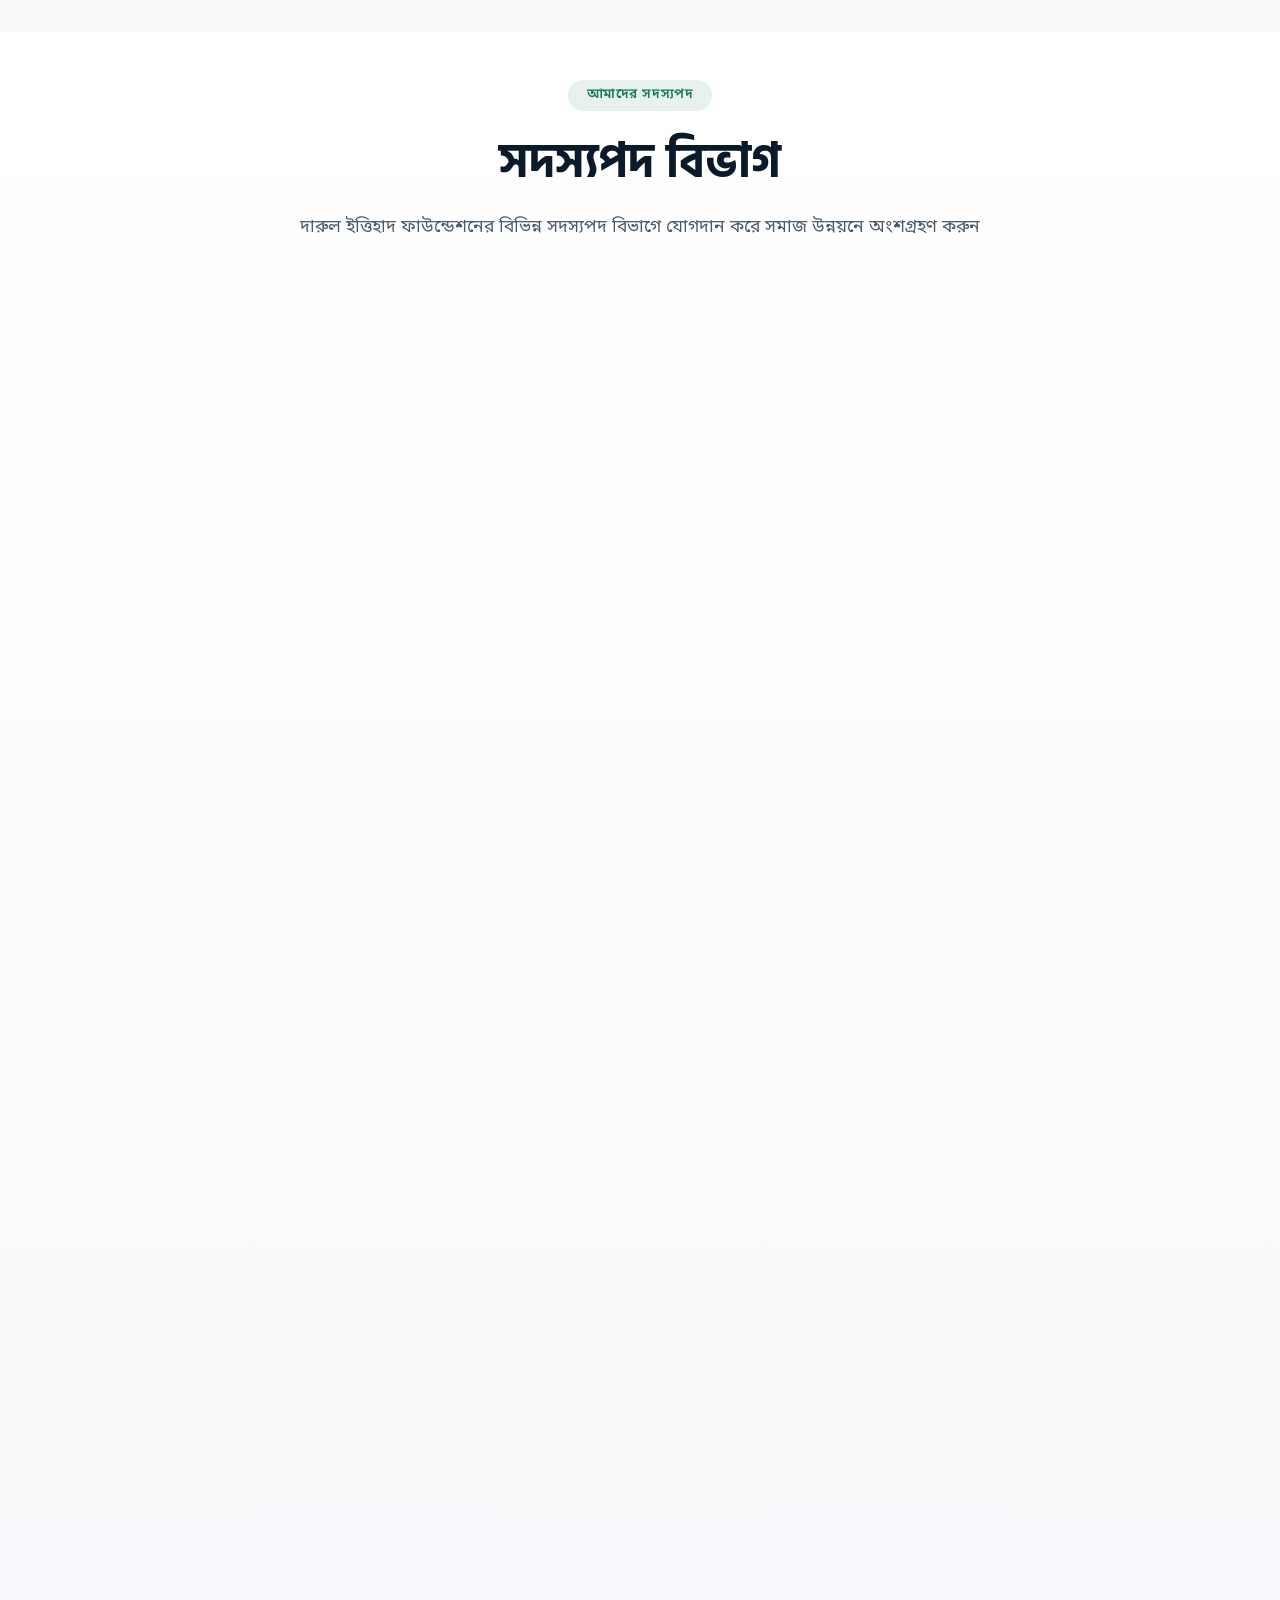
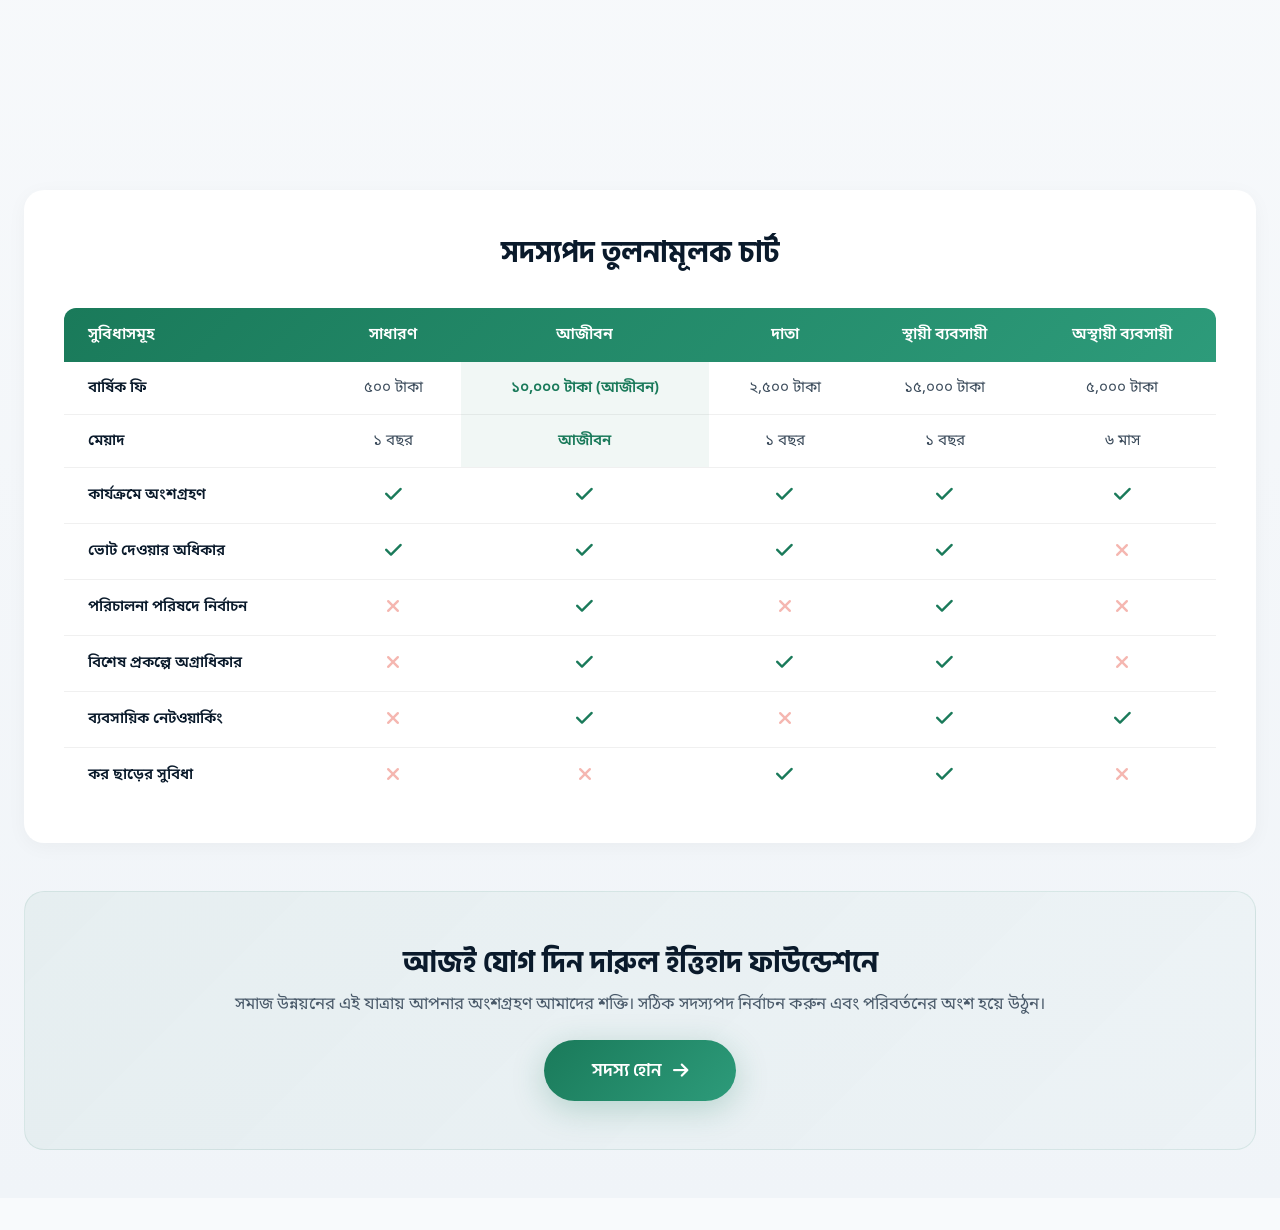
<file: membership-section.html>
<!-- membership-section.html -->
<!DOCTYPE html>
<html lang="bn">
<head>
    <meta charset="UTF-8" />
    <meta name="viewport" content="width=device-width, initial-scale=1.0" />
    <title>সদস্যপদ - দারুল ইত্তিহাদ ফাউন্ডেশন</title>
    
    <!-- Google Fonts -->
    <link rel="preconnect" href="https://fonts.googleapis.com" />
    <link rel="preconnect" href="https://fonts.gstatic.com" crossorigin />
    <link href="https://fonts.googleapis.com/css2?family=Hind+Siliguri:wght@300;400;500;600;700&family=Noto+Sans+Bengali:wght@100..900&display=swap" rel="stylesheet" />
    
    <!-- Font Awesome -->
    <link rel="stylesheet" href="https://cdnjs.cloudflare.com/ajax/libs/font-awesome/6.0.0-beta3/css/all.min.css" />
    
    <style>
        /* ===== রিসেট ===== */
        * {
            margin: 0;
            padding: 0;
            box-sizing: border-box;
        }

        body {
            font-family: 'Noto Sans Bengali', 'Hind Siliguri', sans-serif;
            background: #f8fafc;
            padding: 2rem 0;
        }

        .container {
            max-width: 1280px;
            margin: 0 auto;
            padding: 0 1.5rem;
        }

        /* ===== মেম্বারশিপ সেকশন ===== */
        .membership {
            padding: 3rem 0;
            background: linear-gradient(180deg, #ffffff 0%, #f0f4f8 100%);
            position: relative;
            overflow: hidden;
        }

        /* ===== সেকশন হেডার ===== */
        .section-header {
            text-align: center;
            margin-bottom: 3.5rem;
        }

        .section-tag {
            display: inline-block;
            font-size: 0.85rem;
            font-weight: 600;
            color: #1a7a5a;
            background: rgba(26, 122, 90, 0.1);
            padding: 0.4rem 1.2rem;
            border-radius: 50px;
            letter-spacing: 0.04em;
            text-transform: uppercase;
            margin-bottom: 0.75rem;
        }

        .section-title {
            font-family: 'Hind Siliguri', sans-serif;
            font-size: clamp(2rem, 4vw, 3rem);
            font-weight: 800;
            color: #0a1a2b;
            margin-bottom: 0.75rem;
        }

        .section-subtitle {
            font-family: 'Noto Sans Bengali', 'Hind Siliguri', sans-serif;
            font-size: 1.1rem;
            color: #4a5a6a;
            max-width: 700px;
            margin: 0 auto;
            line-height: 1.7;
        }

        /* ===== মেম্বারশিপ কার্ড গ্রিড ===== */
        .membership-grid {
            display: grid;
            grid-template-columns: repeat(auto-fit, minmax(280px, 1fr));
            gap: 2rem;
            margin-bottom: 4rem;
        }

        /* ===== কার্ড ডিজাইন ===== */
        .membership-card {
            background: #ffffff;
            border-radius: 20px;
            padding: 2.5rem 2rem;
            position: relative;
            overflow: hidden;
            border: 2px solid rgba(0, 0, 0, 0.06);
            transition: all 0.4s cubic-bezier(0.4, 0, 0.2, 1);
            text-align: center;
            display: flex;
            flex-direction: column;
            opacity: 0;
            transform: translateY(30px);
        }

        .membership-card.visible {
            opacity: 1;
            transform: translateY(0);
        }

        /* হাইলাইটেড কার্ড */
        .membership-card.featured {
            border-color: #1a7a5a;
            background: linear-gradient(180deg, #ffffff 0%, #f0faf6 100%);
            transform: scale(1.02);
        }

        .membership-card.featured::before {
            content: 'জনপ্রিয়';
            position: absolute;
            top: 1rem;
            right: 1rem;
            background: linear-gradient(135deg, #1a7a5a, #2d9b7a);
            color: #ffffff;
            font-size: 0.7rem;
            font-weight: 600;
            padding: 0.3rem 1rem;
            border-radius: 50px;
            letter-spacing: 0.04em;
        }

        .membership-card:hover {
            transform: translateY(-8px);
            box-shadow: 0 20px 60px rgba(10, 26, 43, 0.1);
            border-color: rgba(26, 122, 90, 0.2);
        }

        .membership-card.featured:hover {
            transform: translateY(-8px) scale(1.02);
        }

        /* কার্ড আইকন */
        .card-icon-wrapper {
            width: 80px;
            height: 80px;
            display: flex;
            align-items: center;
            justify-content: center;
            margin: 0 auto 1.5rem;
            background: linear-gradient(135deg, rgba(26, 122, 90, 0.1), rgba(45, 155, 122, 0.05));
            border-radius: 50%;
            font-size: 2.5rem;
            color: #1a7a5a;
            transition: all 0.4s ease;
        }

        .membership-card:hover .card-icon-wrapper {
            background: linear-gradient(135deg, #1a7a5a, #2d9b7a);
            color: #ffffff;
            transform: scale(1.1) rotate(-5deg);
            box-shadow: 0 12px 32px rgba(26, 122, 90, 0.25);
        }

        /* কার্ড কন্টেন্ট */
        .card-title {
            font-family: 'Hind Siliguri', sans-serif;
            font-size: 1.4rem;
            font-weight: 700;
            color: #0a1a2b;
            margin-bottom: 0.5rem;
        }

        .card-subtitle {
            font-size: 0.9rem;
            color: #5a7a8a;
            margin-bottom: 1rem;
        }

        .card-price {
            font-family: 'Hind Siliguri', sans-serif;
            font-size: 2rem;
            font-weight: 800;
            color: #1a7a5a;
            margin-bottom: 0.25rem;
        }

        .card-price span {
            font-size: 1rem;
            font-weight: 400;
            color: #5a7a8a;
        }

        .card-duration {
            font-size: 0.85rem;
            color: #5a7a8a;
            margin-bottom: 1.5rem;
        }

        /* ফিচার লিস্ট */
        .card-features {
            list-style: none;
            text-align: left;
            margin: 1.5rem 0;
            padding: 0;
            flex: 1;
        }

        .card-features li {
            display: flex;
            align-items: center;
            gap: 0.75rem;
            padding: 0.5rem 0;
            font-size: 0.9rem;
            color: #3a4a5a;
            border-bottom: 1px solid rgba(0, 0, 0, 0.04);
        }

        .card-features li:last-child {
            border-bottom: none;
        }

        .card-features li i {
            color: #1a7a5a;
            font-size: 0.9rem;
            width: 20px;
            text-align: center;
        }

        .card-features li .fa-times {
            color: #e74c3c;
            opacity: 0.4;
        }

        /* জয়েন বাটন */
        .btn-join {
            display: inline-flex;
            align-items: center;
            justify-content: center;
            gap: 0.6rem;
            padding: 0.8rem 2rem;
            background: linear-gradient(135deg, #1a7a5a, #2d9b7a);
            color: #ffffff;
            border: none;
            border-radius: 50px;
            font-family: 'Hind Siliguri', 'Noto Sans Bengali', sans-serif;
            font-size: 1rem;
            font-weight: 600;
            cursor: pointer;
            transition: all 0.3s cubic-bezier(0.4, 0, 0.2, 1);
            text-decoration: none;
            width: 100%;
            box-shadow: 0 8px 24px rgba(26, 122, 90, 0.2);
            margin-top: 1rem;
        }

        .btn-join:hover {
            transform: translateY(-2px);
            box-shadow: 0 12px 32px rgba(26, 122, 90, 0.3);
            background: linear-gradient(135deg, #15694d, #248a6a);
        }

        .btn-join i {
            transition: transform 0.3s ease;
        }

        .btn-join:hover i {
            transform: translateX(4px);
        }

        /* ===== তুলনামূলক টেবিল ===== */
        .comparison-section {
            margin-top: 2rem;
            background: #ffffff;
            border-radius: 20px;
            padding: 2.5rem;
            box-shadow: 0 4px 20px rgba(0, 0, 0, 0.04);
            overflow-x: auto;
        }

        .comparison-title {
            font-family: 'Hind Siliguri', sans-serif;
            font-size: 1.8rem;
            font-weight: 700;
            color: #0a1a2b;
            text-align: center;
            margin-bottom: 2rem;
        }

        .comparison-table {
            width: 100%;
            border-collapse: collapse;
            font-family: 'Noto Sans Bengali', 'Hind Siliguri', sans-serif;
            min-width: 700px;
        }

        .comparison-table thead {
            background: linear-gradient(135deg, #1a7a5a, #2d9b7a);
            color: #ffffff;
        }

        .comparison-table th {
            padding: 1rem 1.5rem;
            text-align: center;
            font-weight: 600;
            font-size: 1rem;
        }

        .comparison-table th:first-child {
            border-radius: 12px 0 0 0;
            text-align: left;
        }

        .comparison-table th:last-child {
            border-radius: 0 12px 0 0;
        }

        .comparison-table td {
            padding: 1rem 1.5rem;
            text-align: center;
            border-bottom: 1px solid rgba(0, 0, 0, 0.06);
            color: #3a4a5a;
            font-size: 0.95rem;
        }

        .comparison-table td:first-child {
            text-align: left;
            font-weight: 600;
            color: #0a1a2b;
        }

        .comparison-table tbody tr:hover {
            background: rgba(26, 122, 90, 0.04);
        }

        .comparison-table tbody tr:last-child td {
            border-bottom: none;
        }

        .comparison-table .check {
            color: #1a7a5a;
            font-size: 1.2rem;
        }

        .comparison-table .cross {
            color: #e74c3c;
            font-size: 1.2rem;
            opacity: 0.4;
        }

        .comparison-table .highlight-cell {
            background: rgba(26, 122, 90, 0.06);
            font-weight: 600;
            color: #1a7a5a;
        }

        /* ===== CTA সেকশন ===== */
        .membership-cta {
            text-align: center;
            margin-top: 3rem;
            padding: 3rem 2rem;
            background: linear-gradient(135deg, rgba(26, 122, 90, 0.05), rgba(45, 155, 122, 0.02));
            border-radius: 20px;
            border: 1px solid rgba(26, 122, 90, 0.1);
        }

        .membership-cta h3 {
            font-family: 'Hind Siliguri', sans-serif;
            font-size: 1.8rem;
            color: #0a1a2b;
            margin-bottom: 0.5rem;
        }

        .membership-cta p {
            color: #4a5a6a;
            margin-bottom: 1.5rem;
            font-size: 1.05rem;
        }

        .btn-cta {
            display: inline-flex;
            align-items: center;
            gap: 0.75rem;
            padding: 1rem 3rem;
            background: linear-gradient(135deg, #1a7a5a, #2d9b7a);
            color: #ffffff;
            border: none;
            border-radius: 50px;
            font-family: 'Hind Siliguri', 'Noto Sans Bengali', sans-serif;
            font-size: 1.1rem;
            font-weight: 600;
            cursor: pointer;
            transition: all 0.3s cubic-bezier(0.4, 0, 0.2, 1);
            text-decoration: none;
            box-shadow: 0 8px 32px rgba(26, 122, 90, 0.25);
        }

        .btn-cta:hover {
            transform: translateY(-3px);
            box-shadow: 0 12px 40px rgba(26, 122, 90, 0.35);
            background: linear-gradient(135deg, #15694d, #248a6a);
        }

        .btn-cta i {
            transition: transform 0.3s ease;
        }

        .btn-cta:hover i {
            transform: translateX(6px);
        }

        /* ===== রেস্পন্সিভ ===== */

        @media (max-width: 1024px) {
            .membership-grid {
                grid-template-columns: repeat(2, 1fr);
            }

            .membership-card.featured {
                transform: scale(1);
            }

            .membership-card.featured:hover {
                transform: translateY(-8px);
            }

            .comparison-table {
                min-width: 600px;
            }
        }

        @media (max-width: 768px) {
            .membership {
                padding: 2rem 0;
            }

            .section-header {
                margin-bottom: 2.5rem;
            }

            .section-title {
                font-size: 1.8rem;
            }

            .section-subtitle {
                font-size: 0.95rem;
            }

            .membership-grid {
                grid-template-columns: 1fr 1fr;
                gap: 1.5rem;
            }

            .membership-card {
                padding: 2rem 1.5rem;
                min-height: auto;
            }

            .card-icon-wrapper {
                width: 60px;
                height: 60px;
                font-size: 1.8rem;
            }

            .card-title {
                font-size: 1.2rem;
            }

            .card-price {
                font-size: 1.6rem;
            }

            .comparison-section {
                padding: 1.5rem;
            }

            .comparison-title {
                font-size: 1.4rem;
            }

            .comparison-table th,
            .comparison-table td {
                padding: 0.75rem 1rem;
                font-size: 0.85rem;
            }

            .membership-cta {
                padding: 2rem 1.5rem;
            }

            .membership-cta h3 {
                font-size: 1.5rem;
            }

            .btn-cta {
                padding: 0.8rem 2rem;
                font-size: 1rem;
            }
        }

        @media (max-width: 576px) {
            .membership-grid {
                grid-template-columns: 1fr;
                gap: 1.5rem;
            }

            .membership-card.featured {
                transform: scale(1);
                order: -1;
            }

            .membership-card.featured:hover {
                transform: translateY(-8px);
            }

            .comparison-section {
                padding: 1rem;
                border-radius: 12px;
            }

            .comparison-table {
                min-width: 500px;
                font-size: 0.8rem;
            }

            .comparison-table th,
            .comparison-table td {
                padding: 0.6rem 0.8rem;
                font-size: 0.8rem;
            }

            .membership-cta h3 {
                font-size: 1.3rem;
            }

            .membership-cta p {
                font-size: 0.95rem;
            }

            .btn-cta {
                width: 100%;
                justify-content: center;
            }

            .card-features li {
                font-size: 0.85rem;
            }
        }

        /* ===== অ্যাক্সেসিবিলিটি ===== */
        @media (prefers-reduced-motion: reduce) {
            .membership-card {
                transition: none !important;
                opacity: 1 !important;
                transform: none !important;
            }

            .membership-card:hover {
                transform: none !important;
            }

            .membership-card.featured {
                transform: none !important;
            }

            .btn-join,
            .btn-cta {
                transition: none !important;
            }

            .btn-join:hover,
            .btn-cta:hover {
                transform: none !important;
            }
        }

        @media (prefers-contrast: high) {
            .membership-card {
                border: 2px solid #0a1a2b;
            }

            .membership-card.featured {
                border-color: #1a7a5a;
                background: #ffffff;
            }

            .membership-card.featured::before {
                background: #0a1a2b;
            }

            .btn-join,
            .btn-cta {
                background: #0a1a2b;
                box-shadow: none;
            }

            .comparison-table thead {
                background: #0a1a2b;
            }

            .comparison-table .highlight-cell {
                background: rgba(0, 0, 0, 0.08);
            }
        }

        /* ===== অ্যানিমেশন ===== */
        @keyframes fadeInUp {
            from {
                opacity: 0;
                transform: translateY(30px);
            }
            to {
                opacity: 1;
                transform: translateY(0);
            }
        }

        .membership-card.visible {
            animation: fadeInUp 0.6s ease forwards;
        }
    </style>
</head>
<body>
    <section class="membership" id="membership">
        <div class="container">
            <!-- সেকশন হেডার -->
            <div class="section-header">
                <span class="section-tag">আমাদের সদস্যপদ</span>
                <h2 class="section-title">সদস্যপদ বিভাগ</h2>
                <p class="section-subtitle">
                    দারুল ইত্তিহাদ ফাউন্ডেশনের বিভিন্ন সদস্যপদ বিভাগে যোগদান করে 
                    সমাজ উন্নয়নে অংশগ্রহণ করুন
                </p>
            </div>

            <!-- মেম্বারশিপ কার্ড -->
            <div class="membership-grid" id="membershipGrid">
                <!-- কার্ড ১: সাধারণ সদস্য -->
                <div class="membership-card" data-delay="100">
                    <div class="card-icon-wrapper">
                        <i class="fas fa-user"></i>
                    </div>
                    <h3 class="card-title">সাধারণ সদস্য</h3>
                    <p class="card-subtitle">মৌলিক সদস্যপদ</p>
                    <div class="card-price">৫০০ <span>টাকা</span></div>
                    <div class="card-duration">বার্ষিক</div>
                    <ul class="card-features">
                        <li><i class="fas fa-check"></i> ফাউন্ডেশনের সকল কার্যক্রমে অংশগ্রহণ</li>
                        <li><i class="fas fa-check"></i> নিয়মিত আপডেট ও নিউজলেটার</li>
                        <li><i class="fas fa-check"></i> সেমিনার ও ওয়ার্কশপে অংশগ্রহণ</li>
                        <li><i class="fas fa-check"></i> ভোট দেওয়ার অধিকার</li>
                        <li><i class="fas fa-times"></i> বিশেষ সুবিধাপ্রাপ্ত প্রকল্প</li>
                    </ul>
                    <button class="btn-join" onclick="openJoinForm('সাধারণ সদস্য')">
                        <span>যোগ দিন</span>
                        <i class="fas fa-arrow-right"></i>
                    </button>
                </div>

                <!-- কার্ড ২: আজীবন সদস্য (হাইলাইটেড) -->
                <div class="membership-card featured" data-delay="200">
                    <div class="card-icon-wrapper">
                        <i class="fas fa-user-check"></i>
                    </div>
                    <h3 class="card-title">আজীবন সদস্য</h3>
                    <p class="card-subtitle">স্থায়ী সদস্যপদ</p>
                    <div class="card-price">১০,০০০ <span>টাকা</span></div>
                    <div class="card-duration">আজীবন</div>
                    <ul class="card-features">
                        <li><i class="fas fa-check"></i> সকল সাধারণ সদস্য সুবিধা</li>
                        <li><i class="fas fa-check"></i> আজীবন সদস্য কার্ড</li>
                        <li><i class="fas fa-check"></i> বিশেষ অনুষ্ঠানে অগ্রাধিকার</li>
                        <li><i class="fas fa-check"></i> পরিচালনা পরিষদে নির্বাচিত হওয়ার যোগ্যতা</li>
                        <li><i class="fas fa-check"></i> ফাউন্ডেশনের বিশেষ প্রকল্পে অগ্রাধিকার</li>
                    </ul>
                    <button class="btn-join" onclick="openJoinForm('আজীবন সদস্য')">
                        <span>যোগ দিন</span>
                        <i class="fas fa-arrow-right"></i>
                    </button>
                </div>

                <!-- কার্ড ৩: দাতা সদস্য -->
                <div class="membership-card" data-delay="300">
                    <div class="card-icon-wrapper">
                        <i class="fas fa-hand-holding-heart"></i>
                    </div>
                    <h3 class="card-title">দাতা সদস্য</h3>
                    <p class="card-subtitle">দান ও সহায়তায় অংশগ্রহণ</p>
                    <div class="card-price">২,৫০০ <span>টাকা</span></div>
                    <div class="card-duration">বার্ষিক</div>
                    <ul class="card-features">
                        <li><i class="fas fa-check"></i> সকল সাধারণ সদস্য সুবিধা</li>
                        <li><i class="fas fa-check"></i> দাতা সদস্য হিসাবে স্বীকৃতি</li>
                        <li><i class="fas fa-check"></i> কর ছাড়ের সুবিধা</li>
                        <li><i class="fas fa-check"></i> বিশেষ দাতা সম্মেলনে অংশগ্রহণ</li>
                        <li><i class="fas fa-check"></i> ফাউন্ডেশনের রিপোর্ট প্রাপ্তি</li>
                    </ul>
                    <button class="btn-join" onclick="openJoinForm('দাতা সদস্য')">
                        <span>যোগ দিন</span>
                        <i class="fas fa-arrow-right"></i>
                    </button>
                </div>

                <!-- কার্ড ৪: স্থায়ী ব্যবসায়ী সদস্য -->
                <div class="membership-card" data-delay="400">
                    <div class="card-icon-wrapper">
                        <i class="fas fa-building"></i>
                    </div>
                    <h3 class="card-title">স্থায়ী ব্যবসায়ী সদস্য</h3>
                    <p class="card-subtitle">ব্যবসায়িক প্রতিষ্ঠানের জন্য</p>
                    <div class="card-price">১৫,০০০ <span>টাকা</span></div>
                    <div class="card-duration">বার্ষিক</div>
                    <ul class="card-features">
                        <li><i class="fas fa-check"></i> প্রতিষ্ঠানের সদস্যপদ</li>
                        <li><i class="fas fa-check"></i> ৫ জন প্রতিনিধি মনোনয়নের সুযোগ</li>
                        <li><i class="fas fa-check"></i> ব্যবসায়িক নেটওয়ার্কিং সুবিধা</li>
                        <li><i class="fas fa-check"></i> বিশেষ ব্যবসায়িক সেমিনার</li>
                        <li><i class="fas fa-check"></i> ফাউন্ডেশনের লোগো ব্যবহারের অধিকার</li>
                    </ul>
                    <button class="btn-join" onclick="openJoinForm('স্থায়ী ব্যবসায়ী সদস্য')">
                        <span>যোগ দিন</span>
                        <i class="fas fa-arrow-right"></i>
                    </button>
                </div>

                <!-- কার্ড ৫: অস্থায়ী ব্যবসায়ী সদস্য -->
                <div class="membership-card" data-delay="500">
                    <div class="card-icon-wrapper">
                        <i class="fas fa-store"></i>
                    </div>
                    <h3 class="card-title">অস্থায়ী ব্যবসায়ী সদস্য</h3>
                    <p class="card-subtitle">স্বল্পমেয়াদী ব্যবসায়িক সদস্যপদ</p>
                    <div class="card-price">৫,০০০ <span>টাকা</span></div>
                    <div class="card-duration">৬ মাস</div>
                    <ul class="card-features">
                        <li><i class="fas fa-check"></i> প্রতিষ্ঠানের অস্থায়ী সদস্যপদ</li>
                        <li><i class="fas fa-check"></i> ২ জন প্রতিনিধি মনোনয়নের সুযোগ</li>
                        <li><i class="fas fa-check"></i> ব্যবসায়িক নেটওয়ার্কিং সুবিধা</li>
                        <li><i class="fas fa-check"></i> সীমিত সেমিনার অংশগ্রহণ</li>
                        <li><i class="fas fa-times"></i> ফাউন্ডেশনের লোগো ব্যবহার</li>
                    </ul>
                    <button class="btn-join" onclick="openJoinForm('অস্থায়ী ব্যবসায়ী সদস্য')">
                        <span>যোগ দিন</span>
                        <i class="fas fa-arrow-right"></i>
                    </button>
                </div>
            </div>

            <!-- তুলনামূলক টেবিল -->
            <div class="comparison-section">
                <h3 class="comparison-title">সদস্যপদ তুলনামূলক চার্ট</h3>
                <div class="table-wrapper">
                    <table class="comparison-table">
                        <thead>
                            <tr>
                                <th>সুবিধাসমূহ</th>
                                <th>সাধারণ</th>
                                <th>আজীবন</th>
                                <th>দাতা</th>
                                <th>স্থায়ী ব্যবসায়ী</th>
                                <th>অস্থায়ী ব্যবসায়ী</th>
                            </tr>
                        </thead>
                        <tbody>
                            <tr>
                                <td>বার্ষিক ফি</td>
                                <td>৫০০ টাকা</td>
                                <td class="highlight-cell">১০,০০০ টাকা (আজীবন)</td>
                                <td>২,৫০০ টাকা</td>
                                <td>১৫,০০০ টাকা</td>
                                <td>৫,০০০ টাকা</td>
                            </tr>
                            <tr>
                                <td>মেয়াদ</td>
                                <td>১ বছর</td>
                                <td class="highlight-cell">আজীবন</td>
                                <td>১ বছর</td>
                                <td>১ বছর</td>
                                <td>৬ মাস</td>
                            </tr>
                            <tr>
                                <td>কার্যক্রমে অংশগ্রহণ</td>
                                <td><i class="fas fa-check check"></i></td>
                                <td><i class="fas fa-check check"></i></td>
                                <td><i class="fas fa-check check"></i></td>
                                <td><i class="fas fa-check check"></i></td>
                                <td><i class="fas fa-check check"></i></td>
                            </tr>
                            <tr>
                                <td>ভোট দেওয়ার অধিকার</td>
                                <td><i class="fas fa-check check"></i></td>
                                <td><i class="fas fa-check check"></i></td>
                                <td><i class="fas fa-check check"></i></td>
                                <td><i class="fas fa-check check"></i></td>
                                <td><i class="fas fa-times cross"></i></td>
                            </tr>
                            <tr>
                                <td>পরিচালনা পরিষদে নির্বাচন</td>
                                <td><i class="fas fa-times cross"></i></td>
                                <td><i class="fas fa-check check"></i></td>
                                <td><i class="fas fa-times cross"></i></td>
                                <td><i class="fas fa-check check"></i></td>
                                <td><i class="fas fa-times cross"></i></td>
                            </tr>
                            <tr>
                                <td>বিশেষ প্রকল্পে অগ্রাধিকার</td>
                                <td><i class="fas fa-times cross"></i></td>
                                <td><i class="fas fa-check check"></i></td>
                                <td><i class="fas fa-check check"></i></td>
                                <td><i class="fas fa-check check"></i></td>
                                <td><i class="fas fa-times cross"></i></td>
                            </tr>
                            <tr>
                                <td>ব্যবসায়িক নেটওয়ার্কিং</td>
                                <td><i class="fas fa-times cross"></i></td>
                                <td><i class="fas fa-check check"></i></td>
                                <td><i class="fas fa-times cross"></i></td>
                                <td><i class="fas fa-check check"></i></td>
                                <td><i class="fas fa-check check"></i></td>
                            </tr>
                            <tr>
                                <td>কর ছাড়ের সুবিধা</td>
                                <td><i class="fas fa-times cross"></i></td>
                                <td><i class="fas fa-times cross"></i></td>
                                <td><i class="fas fa-check check"></i></td>
                                <td><i class="fas fa-check check"></i></td>
                                <td><i class="fas fa-times cross"></i></td>
                            </tr>
                        </tbody>
                    </table>
                </div>
            </div>

            <!-- CTA সেকশন -->
            <div class="membership-cta">
                <h3>আজই যোগ দিন দারুল ইত্তিহাদ ফাউন্ডেশনে</h3>
                <p>
                    সমাজ উন্নয়নের এই যাত্রায় আপনার অংশগ্রহণ আমাদের শক্তি। 
                    সঠিক সদস্যপদ নির্বাচন করুন এবং পরিবর্তনের অংশ হয়ে উঠুন।
                </p>
                <button class="btn-cta" onclick="openJoinForm()">
                    <span>সদস্য হোন</span>
                    <i class="fas fa-arrow-right"></i>
                </button>
            </div>
        </div>
    </section>

    <script>
        // ============================================================
        //  membership.js — কার্ড অ্যানিমেশন ও জয়েন ফর্ম
        // ============================================================
        (function() {
            'use strict';

            // ===== ১. কার্ড অ্যানিমেশন =====
            const cards = document.querySelectorAll('.membership-card');

            if ('IntersectionObserver' in window) {
                const observer = new IntersectionObserver((entries) => {
                    entries.forEach(entry => {
                        if (entry.isIntersecting) {
                            const delay = parseInt(entry.target.getAttribute('data-delay')) || 0;
                            setTimeout(() => {
                                entry.target.classList.add('visible');
                            }, delay);
                            observer.unobserve(entry.target);
                        }
                    });
                }, {
                    threshold: 0.1,
                    rootMargin: '0px 0px -50px 0px'
                });

                cards.forEach(card => {
                    observer.observe(card);
                });
            } else {
                cards.forEach(card => {
                    card.classList.add('visible');
                });
            }

            // ===== ২. জয়েন ফর্ম =====
            window.openJoinForm = function(membershipType) {
                const type = membershipType || 'সদস্য';
                
                // অ্যালার্ট (প্রোডাকশনে মডাল ব্যবহার করবেন)
                alert(`আপনি "${type}" সদস্যপদে যোগ দিতে চাচ্ছেন।\n\nশীঘ্রই আমাদের টিম আপনার সাথে যোগাযোগ করবে।\n\nধন্যবাদ!`);
                
                // এখানে আপনি মডাল খুলতে পারেন বা ফর্ম পেজে রিডাইরেক্ট করতে পারেন
                console.log(`✅ সদস্যপদ নির্বাচন: ${type}`);
            };

            // ===== ৩. বাটনে ক্লিক অ্যানিমেশন =====
            const joinButtons = document.querySelectorAll('.btn-join, .btn-cta');
            joinButtons.forEach(btn => {
                btn.addEventListener('click', function(e) {
                    // রিপল ইফেক্ট (ঐচ্ছিক)
                    const ripple = document.createElement('span');
                    ripple.style.position = 'absolute';
                    ripple.style.borderRadius = '50%';
                    ripple.style.background = 'rgba(255,255,255,0.4)';
                    ripple.style.transform = 'scale(0)';
                    ripple.style.animation = 'ripple 0.6s ease-out';
                    ripple.style.width = '100px';
                    ripple.style.height = '100px';
                    ripple.style.left = '50%';
                    ripple.style.top = '50%';
                    ripple.style.transform = 'translate(-50%, -50%) scale(0)';
                    ripple.style.pointerEvents = 'none';
                    
                    const rect = btn.getBoundingClientRect();
                    ripple.style.left = (e.clientX - rect.left - 50) + 'px';
                    ripple.style.top = (e.clientY - rect.top - 50) + 'px';
                    
                    btn.style.position = 'relative';
                    btn.style.overflow = 'hidden';
                    btn.appendChild(ripple);
                    
                    setTimeout(() => {
                        ripple.remove();
                    }, 600);
                });
            });

            // ===== ৪. রেস্পন্সিভ টেবিল স্ক্রল =====
            const tableWrapper = document.querySelector('.table-wrapper');
            if (tableWrapper) {
                //
</file>
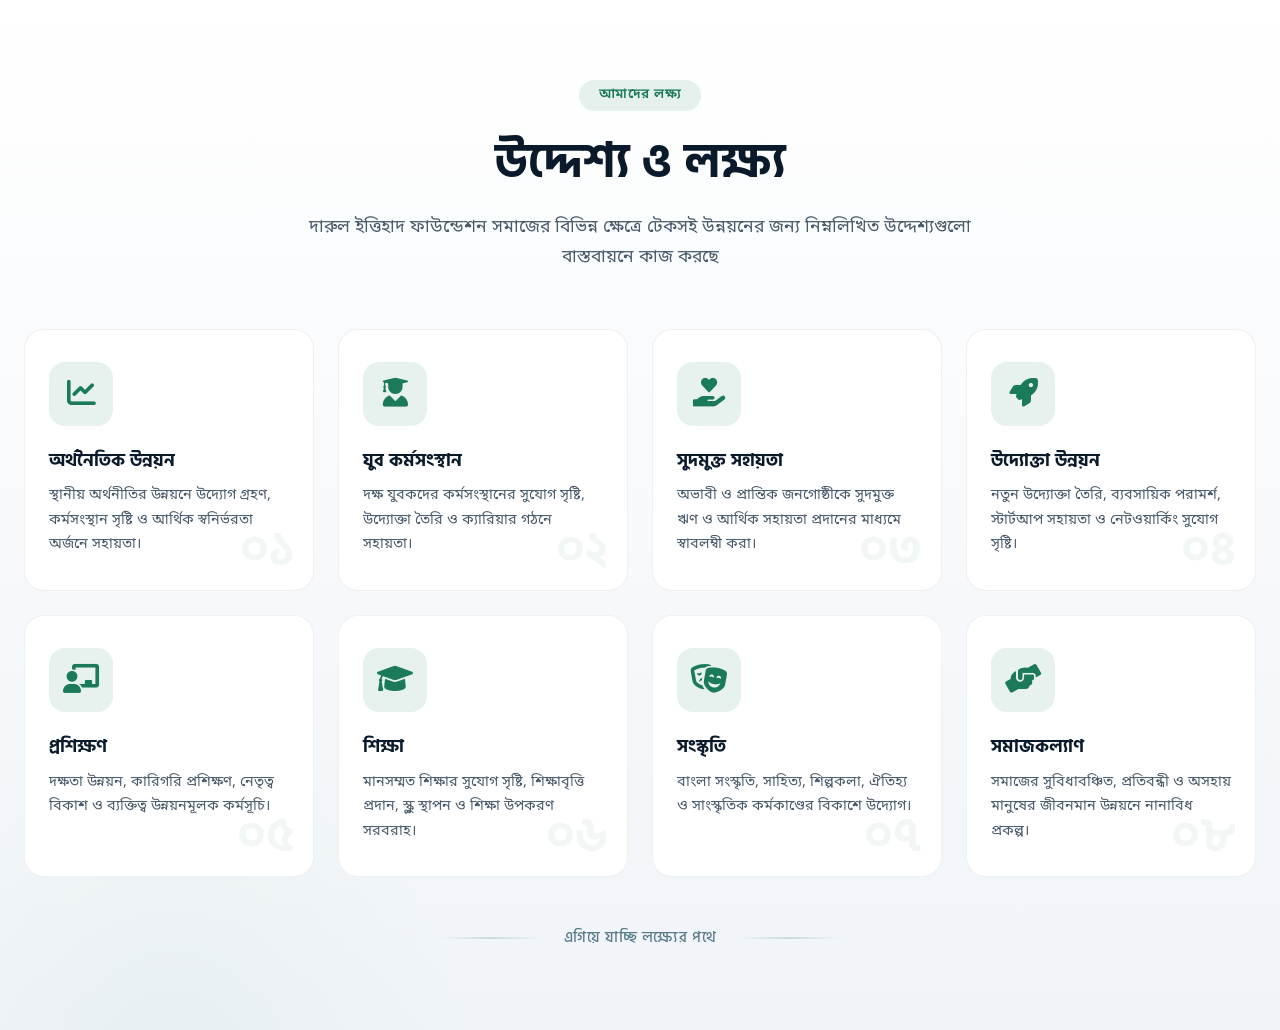
<file: objectives-section.html>
<!-- objectives-section.html - সম্পূর্ণ সমাধান -->
<!DOCTYPE html>
<html lang="bn">
<head>
    <meta charset="UTF-8" />
    <meta name="viewport" content="width=device-width, initial-scale=1.0" />
    <title>উদ্দেশ্য ও লক্ষ্য - দারুল ইত্তিহাদ ফাউন্ডেশন</title>
    
    <!-- Google Fonts -->
    <link rel="preconnect" href="https://fonts.googleapis.com" />
    <link rel="preconnect" href="https://fonts.gstatic.com" crossorigin />
    <link href="https://fonts.googleapis.com/css2?family=Hind+Siliguri:wght@300;400;500;600;700&family=Noto+Sans+Bengali:wght@100..900&display=swap" rel="stylesheet" />
    
    <!-- Font Awesome -->
    <link rel="stylesheet" href="https://cdnjs.cloudflare.com/ajax/libs/font-awesome/6.0.0-beta3/css/all.min.css" />
    
    <style>
        /* ===== রিসেট ===== */
        * {
            margin: 0;
            padding: 0;
            box-sizing: border-box;
        }

        body {
            font-family: 'Noto Sans Bengali', 'Hind Siliguri', sans-serif;
            background: #f8fafc;
        }

        .container {
            max-width: 1280px;
            margin: 0 auto;
            padding: 0 1.5rem;
        }

        /* ===== অবজেক্টিভস সেকশন ===== */
        .objectives {
            padding: 5rem 0;
            background: linear-gradient(180deg, #ffffff 0%, #f0f4f8 100%);
            position: relative;
            overflow: hidden;
        }

        .objectives::before {
            content: '';
            position: absolute;
            bottom: -30%;
            left: -10%;
            width: 600px;
            height: 600px;
            background: radial-gradient(circle, rgba(26, 122, 90, 0.04) 0%, transparent 70%);
            border-radius: 50%;
            pointer-events: none;
        }

        /* ===== সেকশন হেডার ===== */
        .section-header {
            text-align: center;
            margin-bottom: 3.5rem;
            position: relative;
            z-index: 1;
        }

        .section-tag {
            display: inline-block;
            font-size: 0.85rem;
            font-weight: 600;
            color: #1a7a5a;
            background: rgba(26, 122, 90, 0.1);
            padding: 0.4rem 1.2rem;
            border-radius: 50px;
            letter-spacing: 0.04em;
            text-transform: uppercase;
            margin-bottom: 0.75rem;
        }

        .section-title {
            font-family: 'Hind Siliguri', sans-serif;
            font-size: clamp(2rem, 4vw, 3rem);
            font-weight: 800;
            color: #0a1a2b;
            margin-bottom: 0.75rem;
        }

        .section-subtitle {
            font-family: 'Noto Sans Bengali', 'Hind Siliguri', sans-serif;
            font-size: 1.1rem;
            color: #4a5a6a;
            max-width: 700px;
            margin: 0 auto;
            line-height: 1.7;
        }

        /* ===== অবজেক্টিভস গ্রিড ===== */
        .objectives-grid {
            display: grid;
            grid-template-columns: repeat(4, 1fr);
            gap: 1.5rem;
            position: relative;
            z-index: 1;
        }

        /* ===== কার্ড ডিজাইন ===== */
        .objective-card {
            background: #ffffff;
            border-radius: 20px;
            padding: 2rem 1.5rem;
            position: relative;
            overflow: hidden;
            border: 1px solid rgba(0, 0, 0, 0.06);
            transition: all 0.4s cubic-bezier(0.4, 0, 0.2, 1);
            cursor: default;
            min-height: 240px;
            display: flex;
            flex-direction: column;
            opacity: 0;
            transform: translateY(30px);
        }

        .objective-card.visible {
            opacity: 1;
            transform: translateY(0);
        }

        /* কার্ডের উপরের বর্ডার */
        .objective-card::after {
            content: '';
            position: absolute;
            top: 0;
            left: 0;
            right: 0;
            height: 3px;
            background: linear-gradient(90deg, transparent, #1a7a5a, transparent);
            opacity: 0;
            transform: scaleX(0.3);
            transition: all 0.5s ease;
        }

        .objective-card:hover::after {
            opacity: 1;
            transform: scaleX(1);
        }

        /* কার্ড শাইন ইফেক্ট */
        .card-shine {
            position: absolute;
            top: -50%;
            left: -50%;
            width: 200%;
            height: 200%;
            background: linear-gradient(
                45deg,
                transparent 30%,
                rgba(255, 255, 255, 0.1) 50%,
                transparent 70%
            );
            transform: rotate(45deg) translateX(-100%);
            transition: transform 0.8s ease;
            pointer-events: none;
        }

        .objective-card:hover .card-shine {
            transform: rotate(45deg) translateX(100%);
        }

        /* কার্ড আইকন */
        .card-icon {
            width: 64px;
            height: 64px;
            display: flex;
            align-items: center;
            justify-content: center;
            background: rgba(26, 122, 90, 0.1);
            border-radius: 16px;
            color: #1a7a5a;
            font-size: 1.8rem;
            margin-bottom: 1.2rem;
            transition: all 0.4s cubic-bezier(0.4, 0, 0.2, 1);
            position: relative;
            z-index: 1;
            flex-shrink: 0;
        }

        .objective-card:hover .card-icon {
            background: linear-gradient(135deg, #1a7a5a, #2d9b7a);
            color: #ffffff;
            transform: scale(1.1) rotate(-5deg);
            box-shadow: 0 12px 32px rgba(26, 122, 90, 0.25);
        }

        /* কার্ড কন্টেন্ট */
        .card-content {
            flex: 1;
            position: relative;
            z-index: 1;
        }

        .card-title {
            font-family: 'Hind Siliguri', sans-serif;
            font-size: 1.15rem;
            font-weight: 700;
            color: #0a1a2b;
            margin-bottom: 0.6rem;
            transition: color 0.3s ease;
        }

        .objective-card:hover .card-title {
            color: #1a7a5a;
        }

        .card-text {
            font-family: 'Noto Sans Bengali', 'Hind Siliguri', sans-serif;
            font-size: 0.9rem;
            line-height: 1.7;
            color: #4a5a6a;
            margin: 0;
        }

        /* কার্ড নাম্বার */
        .card-number {
            position: absolute;
            bottom: 1rem;
            right: 1.2rem;
            font-family: 'Hind Siliguri', sans-serif;
            font-size: 3rem;
            font-weight: 800;
            color: rgba(26, 122, 90, 0.06);
            line-height: 1;
            transition: all 0.5s ease;
            pointer-events: none;
        }

        .objective-card:hover .card-number {
            color: rgba(26, 122, 90, 0.12);
            transform: scale(1.2) rotate(-5deg);
        }

        /* কার্ড হোভার */
        .objective-card:hover {
            transform: translateY(-8px);
            box-shadow: 0 20px 60px rgba(10, 26, 43, 0.1);
            border-color: rgba(26, 122, 90, 0.15);
        }

        /* ===== ফুটার ডেকোরেশন ===== */
        .objectives-footer {
            margin-top: 3rem;
            text-align: center;
            position: relative;
            z-index: 1;
        }

        .footer-decoration {
            display: flex;
            align-items: center;
            justify-content: center;
            gap: 1.5rem;
        }

        .deco-line {
            flex: 1;
            max-width: 100px;
            height: 2px;
            background: linear-gradient(90deg, transparent, rgba(26, 122, 90, 0.2), transparent);
        }

        .deco-text {
            font-family: 'Hind Siliguri', sans-serif;
            font-size: 0.95rem;
            font-weight: 500;
            color: #5a7a8a;
            letter-spacing: 0.04em;
            white-space: nowrap;
        }

        /* ===== রেস্পন্সিভ ===== */

        /* বড় ট্যাবলেট */
        @media (max-width: 1200px) {
            .objectives-grid {
                grid-template-columns: repeat(3, 1fr);
                gap: 1.2rem;
            }
        }

        /* ট্যাবলেট */
        @media (max-width: 992px) {
            .objectives-grid {
                grid-template-columns: repeat(2, 1fr);
                gap: 1.2rem;
            }

            .objective-card {
                min-height: 200px;
                padding: 1.8rem 1.2rem;
            }
        }

        /* মোবাইল */
        @media (max-width: 768px) {
            .objectives {
                padding: 3.5rem 0;
            }

            .section-header {
                margin-bottom: 2.5rem;
            }

            .section-title {
                font-size: 1.8rem;
            }

            .section-subtitle {
                font-size: 0.95rem;
            }

            .objectives-grid {
                grid-template-columns: 1fr 1fr;
                gap: 1rem;
            }

            .objective-card {
                padding: 1.5rem 1rem;
                min-height: 180px;
                border-radius: 16px;
            }

            .card-icon {
                width: 50px;
                height: 50px;
                font-size: 1.4rem;
                border-radius: 12px;
                margin-bottom: 1rem;
            }

            .card-title {
                font-size: 1rem;
            }

            .card-text {
                font-size: 0.8rem;
                line-height: 1.6;
            }

            .card-number {
                font-size: 2.2rem;
                bottom: 0.75rem;
                right: 0.8rem;
            }

            .footer-decoration {
                gap: 1rem;
            }

            .deco-line {
                max-width: 60px;
            }

            .deco-text {
                font-size: 0.8rem;
            }
        }

        /* ছোট মোবাইল */
        @media (max-width: 480px) {
            .objectives-grid {
                grid-template-columns: 1fr 1fr;
                gap: 0.8rem;
            }

            .objective-card {
                padding: 1.2rem 0.8rem;
                min-height: 160px;
                border-radius: 14px;
            }

            .card-icon {
                width: 42px;
                height: 42px;
                font-size: 1.2rem;
                border-radius: 10px;
                margin-bottom: 0.75rem;
            }

            .card-title {
                font-size: 0.9rem;
                margin-bottom: 0.4rem;
            }

            .card-text {
                font-size: 0.7rem;
                line-height: 1.5;
            }

            .card-number {
                font-size: 1.8rem;
                bottom: 0.5rem;
                right: 0.6rem;
            }
        }

        /* খুব ছোট মোবাইল */
        @media (max-width: 360px) {
            .objectives-grid {
                grid-template-columns: 1fr;
                gap: 0.8rem;
            }

            .objective-card {
                min-height: 140px;
                padding: 1rem;
            }

            .card-icon {
                width: 40px;
                height: 40px;
                font-size: 1rem;
                margin-bottom: 0.5rem;
            }

            .card-title {
                font-size: 0.95rem;
            }

            .card-text {
                font-size: 0.8rem;
            }

            .card-number {
                font-size: 1.5rem;
            }
        }

        /* অ্যাক্সেসিবিলিটি */
        @media (prefers-reduced-motion: reduce) {
            .objective-card {
                transition: none !important;
                opacity: 1 !important;
                transform: none !important;
            }

            .objective-card:hover {
                transform: none !important;
            }

            .objective-card::after,
            .card-shine {
                display: none !important;
            }

            .objective-card:hover .card-icon {
                transform: none !important;
            }
        }
    </style>
</head>
<body>
    <section class="objectives" id="objectives">
        <div class="container">
            <!-- সেকশন হেডার -->
            <div class="section-header">
                <span class="section-tag">আমাদের লক্ষ্য</span>
                <h2 class="section-title">উদ্দেশ্য ও লক্ষ্য</h2>
                <p class="section-subtitle">
                    দারুল ইত্তিহাদ ফাউন্ডেশন সমাজের বিভিন্ন ক্ষেত্রে টেকসই উন্নয়নের 
                    জন্য নিম্নলিখিত উদ্দেশ্যগুলো বাস্তবায়নে কাজ করছে
                </p>
            </div>

            <!-- অবজেক্টিভস গ্রিড -->
            <div class="objectives-grid" id="objectivesGrid">
                <!-- কার্ড ১ -->
                <div class="objective-card" data-delay="100">
                    <div class="card-icon">
                        <i class="fas fa-chart-line"></i>
                    </div>
                    <div class="card-content">
                        <h3 class="card-title">অর্থনৈতিক উন্নয়ন</h3>
                        <p class="card-text">
                            স্থানীয় অর্থনীতির উন্নয়নে উদ্যোগ গ্রহণ, কর্মসংস্থান সৃষ্টি ও 
                            আর্থিক স্বনির্ভরতা অর্জনে সহায়তা।
                        </p>
                    </div>
                    <div class="card-number">০১</div>
                    <div class="card-shine"></div>
                </div>

                <!-- কার্ড ২ -->
                <div class="objective-card" data-delay="150">
                    <div class="card-icon">
                        <i class="fas fa-user-graduate"></i>
                    </div>
                    <div class="card-content">
                        <h3 class="card-title">যুব কর্মসংস্থান</h3>
                        <p class="card-text">
                            দক্ষ যুবকদের কর্মসংস্থানের সুযোগ সৃষ্টি, উদ্যোক্তা তৈরি ও 
                            ক্যারিয়ার গঠনে সহায়তা।
                        </p>
                    </div>
                    <div class="card-number">০২</div>
                    <div class="card-shine"></div>
                </div>

                <!-- কার্ড ৩ -->
                <div class="objective-card" data-delay="200">
                    <div class="card-icon">
                        <i class="fas fa-hand-holding-heart"></i>
                    </div>
                    <div class="card-content">
                        <h3 class="card-title">সুদমুক্ত সহায়তা</h3>
                        <p class="card-text">
                            অভাবী ও প্রান্তিক জনগোষ্ঠীকে সুদমুক্ত ঋণ ও আর্থিক সহায়তা 
                            প্রদানের মাধ্যমে স্বাবলম্বী করা।
                        </p>
                    </div>
                    <div class="card-number">০৩</div>
                    <div class="card-shine"></div>
                </div>

                <!-- কার্ড ৪ -->
                <div class="objective-card" data-delay="250">
                    <div class="card-icon">
                        <i class="fas fa-rocket"></i>
                    </div>
                    <div class="card-content">
                        <h3 class="card-title">উদ্যোক্তা উন্নয়ন</h3>
                        <p class="card-text">
                            নতুন উদ্যোক্তা তৈরি, ব্যবসায়িক পরামর্শ, স্টার্টআপ সহায়তা ও 
                            নেটওয়ার্কিং সুযোগ সৃষ্টি।
                        </p>
                    </div>
                    <div class="card-number">০৪</div>
                    <div class="card-shine"></div>
                </div>

                <!-- কার্ড ৫ -->
                <div class="objective-card" data-delay="300">
                    <div class="card-icon">
                        <i class="fas fa-chalkboard-teacher"></i>
                    </div>
                    <div class="card-content">
                        <h3 class="card-title">প্রশিক্ষণ</h3>
                        <p class="card-text">
                            দক্ষতা উন্নয়ন, কারিগরি প্রশিক্ষণ, নেতৃত্ব বিকাশ ও 
                            ব্যক্তিত্ব উন্নয়নমূলক কর্মসূচি।
                        </p>
                    </div>
                    <div class="card-number">০৫</div>
                    <div class="card-shine"></div>
                </div>

                <!-- কার্ড ৬ -->
                <div class="objective-card" data-delay="350">
                    <div class="card-icon">
                        <i class="fas fa-graduation-cap"></i>
                    </div>
                    <div class="card-content">
                        <h3 class="card-title">শিক্ষা</h3>
                        <p class="card-text">
                            মানসম্মত শিক্ষার সুযোগ সৃষ্টি, শিক্ষাবৃত্তি প্রদান, স্কুল 
                            স্থাপন ও শিক্ষা উপকরণ সরবরাহ।
                        </p>
                    </div>
                    <div class="card-number">০৬</div>
                    <div class="card-shine"></div>
                </div>

                <!-- কার্ড ৭ -->
                <div class="objective-card" data-delay="400">
                    <div class="card-icon">
                        <i class="fas fa-theater-masks"></i>
                    </div>
                    <div class="card-content">
                        <h3 class="card-title">সংস্কৃতি</h3>
                        <p class="card-text">
                            বাংলা সংস্কৃতি, সাহিত্য, শিল্পকলা, ঐতিহ্য ও 
                            সাংস্কৃতিক কর্মকাণ্ডের বিকাশে উদ্যোগ।
                        </p>
                    </div>
                    <div class="card-number">০৭</div>
                    <div class="card-shine"></div>
                </div>

                <!-- কার্ড ৮ -->
                <div class="objective-card" data-delay="450">
                    <div class="card-icon">
                        <i class="fas fa-hands-helping"></i>
                    </div>
                    <div class="card-content">
                        <h3 class="card-title">সমাজকল্যাণ</h3>
                        <p class="card-text">
                            সমাজের সুবিধাবঞ্চিত, প্রতিবন্ধী ও অসহায় মানুষের 
                            জীবনমান উন্নয়নে নানাবিধ প্রকল্প।
                        </p>
                    </div>
                    <div class="card-number">০৮</div>
                    <div class="card-shine"></div>
                </div>
            </div>

            <!-- ফুটার -->
            <div class="objectives-footer">
                <div class="footer-decoration">
                    <span class="deco-line"></span>
                    <span class="deco-text">এগিয়ে যাচ্ছি লক্ষ্যের পথে</span>
                    <span class="deco-line"></span>
                </div>
            </div>
        </div>
    </section>

    <script>
        // ============================================================
        //  objectives.js — কার্ড অ্যানিমেশন
        // ============================================================
        (function() {
            'use strict';

            // কার্ড গুলো সিলেক্ট করুন
            const cards = document.querySelectorAll('.objective-card');

            // ইন্টারসেকশন অবজার্ভার
            if ('IntersectionObserver' in window) {
                const observer = new IntersectionObserver((entries) => {
                    entries.forEach(entry => {
                        if (entry.isIntersecting) {
                            // ডিলে যোগ করুন
                            const delay = parseInt(entry.target.getAttribute('data-delay')) || 0;
                            setTimeout(() => {
                                entry.target.classList.add('visible');
                            }, delay);
                            
                            // একবার অ্যানিমেশন হয়ে গেলে আনঅবজার্ভ করুন
                            observer.unobserve(entry.target);
                        }
                    });
                }, {
                    threshold: 0.1,
                    rootMargin: '0px 0px -50px 0px'
                });

                // প্রতিটি কার্ড অবজার্ভ করুন
                cards.forEach(card => {
                    observer.observe(card);
                });
            } else {
                // ফ্যালব্যাক: সব কার্ড দেখান
                cards.forEach(card => {
                    card.classList.add('visible');
                });
            }

            console.log('✅ অবজেক্টিভস সেকশন লোড হয়েছে');

        })();
    </script>
</body>
</html>
</file>
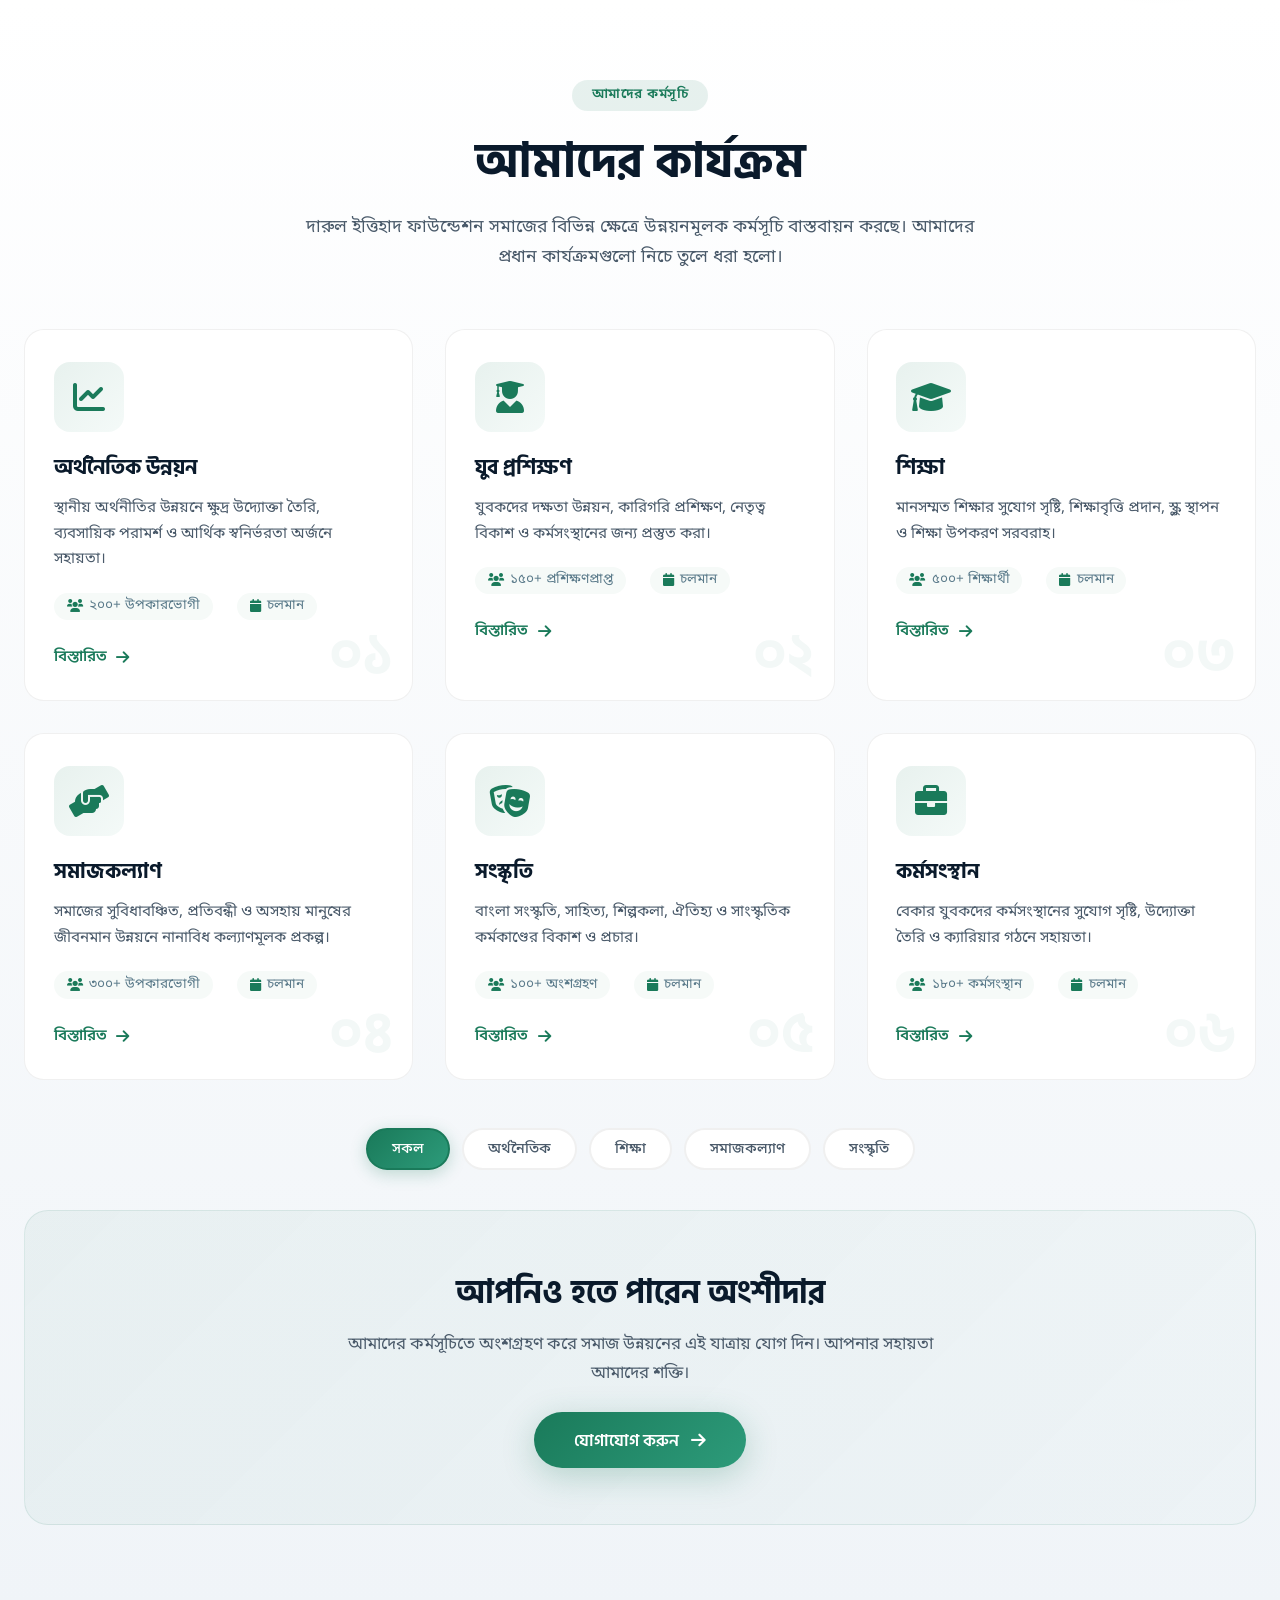
<file: programs.html>
<!-- programs.html -->
<!DOCTYPE html>
<html lang="bn">
<head>
    <meta charset="UTF-8" />
    <meta name="viewport" content="width=device-width, initial-scale=1.0" />
    <title>কর্মসূচি - দারুল ইত্তিহাদ ফাউন্ডেশন</title>
    
    <!-- Google Fonts -->
    <link rel="preconnect" href="https://fonts.googleapis.com" />
    <link rel="preconnect" href="https://fonts.gstatic.com" crossorigin />
    <link href="https://fonts.googleapis.com/css2?family=Hind+Siliguri:wght@300;400;500;600;700&family=Noto+Sans+Bengali:wght@100..900&display=swap" rel="stylesheet" />
    
    <!-- Font Awesome -->
    <link rel="stylesheet" href="https://cdnjs.cloudflare.com/ajax/libs/font-awesome/6.0.0-beta3/css/all.min.css" />
    
    <!-- Custom CSS -->
    <link rel="stylesheet" href="programs.css" />
</head>
<body>
    <section class="programs" id="programs">
        <div class="container">
            <!-- সেকশন হেডার -->
            <div class="section-header">
                <span class="section-tag">আমাদের কর্মসূচি</span>
                <h2 class="section-title">আমাদের কার্যক্রম</h2>
                <p class="section-subtitle">
                    দারুল ইত্তিহাদ ফাউন্ডেশন সমাজের বিভিন্ন ক্ষেত্রে উন্নয়নমূলক কর্মসূচি 
                    বাস্তবায়ন করছে। আমাদের প্রধান কার্যক্রমগুলো নিচে তুলে ধরা হলো।
                </p>
            </div>

            <!-- প্রোগ্রাম গ্রিড -->
            <div class="programs-grid" id="programsGrid">
                <!-- প্রোগ্রাম ১: অর্থনৈতিক উন্নয়ন -->
                <div class="program-card" data-delay="100">
                    <div class="program-icon">
                        <i class="fas fa-chart-line"></i>
                    </div>
                    <div class="program-content">
                        <h3 class="program-title">অর্থনৈতিক উন্নয়ন</h3>
                        <p class="program-text">
                            স্থানীয় অর্থনীতির উন্নয়নে ক্ষুদ্র উদ্যোক্তা তৈরি, ব্যবসায়িক পরামর্শ 
                            ও আর্থিক স্বনির্ভরতা অর্জনে সহায়তা।
                        </p>
                        <div class="program-stats">
                            <span><i class="fas fa-users"></i> ২০০+ উপকারভোগী</span>
                            <span><i class="fas fa-calendar"></i> চলমান</span>
                        </div>
                        <a href="#" class="program-link">
                            <span>বিস্তারিত</span>
                            <i class="fas fa-arrow-right"></i>
                        </a>
                    </div>
                    <div class="program-number">০১</div>
                    <div class="program-shine"></div>
                </div>

                <!-- প্রোগ্রাম ২: যুব প্রশিক্ষণ -->
                <div class="program-card" data-delay="150">
                    <div class="program-icon">
                        <i class="fas fa-user-graduate"></i>
                    </div>
                    <div class="program-content">
                        <h3 class="program-title">যুব প্রশিক্ষণ</h3>
                        <p class="program-text">
                            যুবকদের দক্ষতা উন্নয়ন, কারিগরি প্রশিক্ষণ, নেতৃত্ব বিকাশ ও 
                            কর্মসংস্থানের জন্য প্রস্তুত করা।
                        </p>
                        <div class="program-stats">
                            <span><i class="fas fa-users"></i> ১৫০+ প্রশিক্ষণপ্রাপ্ত</span>
                            <span><i class="fas fa-calendar"></i> চলমান</span>
                        </div>
                        <a href="#" class="program-link">
                            <span>বিস্তারিত</span>
                            <i class="fas fa-arrow-right"></i>
                        </a>
                    </div>
                    <div class="program-number">০২</div>
                    <div class="program-shine"></div>
                </div>

                <!-- প্রোগ্রাম ৩: শিক্ষা -->
                <div class="program-card" data-delay="200">
                    <div class="program-icon">
                        <i class="fas fa-graduation-cap"></i>
                    </div>
                    <div class="program-content">
                        <h3 class="program-title">শিক্ষা</h3>
                        <p class="program-text">
                            মানসম্মত শিক্ষার সুযোগ সৃষ্টি, শিক্ষাবৃত্তি প্রদান, স্কুল স্থাপন 
                            ও শিক্ষা উপকরণ সরবরাহ।
                        </p>
                        <div class="program-stats">
                            <span><i class="fas fa-users"></i> ৫০০+ শিক্ষার্থী</span>
                            <span><i class="fas fa-calendar"></i> চলমান</span>
                        </div>
                        <a href="#" class="program-link">
                            <span>বিস্তারিত</span>
                            <i class="fas fa-arrow-right"></i>
                        </a>
                    </div>
                    <div class="program-number">০৩</div>
                    <div class="program-shine"></div>
                </div>

                <!-- প্রোগ্রাম ৪: সমাজকল্যাণ -->
                <div class="program-card" data-delay="250">
                    <div class="program-icon">
                        <i class="fas fa-hands-helping"></i>
                    </div>
                    <div class="program-content">
                        <h3 class="program-title">সমাজকল্যাণ</h3>
                        <p class="program-text">
                            সমাজের সুবিধাবঞ্চিত, প্রতিবন্ধী ও অসহায় মানুষের জীবনমান উন্নয়নে 
                            নানাবিধ কল্যাণমূলক প্রকল্প।
                        </p>
                        <div class="program-stats">
                            <span><i class="fas fa-users"></i> ৩০০+ উপকারভোগী</span>
                            <span><i class="fas fa-calendar"></i> চলমান</span>
                        </div>
                        <a href="#" class="program-link">
                            <span>বিস্তারিত</span>
                            <i class="fas fa-arrow-right"></i>
                        </a>
                    </div>
                    <div class="program-number">০৪</div>
                    <div class="program-shine"></div>
                </div>

                <!-- প্রোগ্রাম ৫: সংস্কৃতি -->
                <div class="program-card" data-delay="300">
                    <div class="program-icon">
                        <i class="fas fa-theater-masks"></i>
                    </div>
                    <div class="program-content">
                        <h3 class="program-title">সংস্কৃতি</h3>
                        <p class="program-text">
                            বাংলা সংস্কৃতি, সাহিত্য, শিল্পকলা, ঐতিহ্য ও সাংস্কৃতিক 
                            কর্মকাণ্ডের বিকাশ ও প্রচার।
                        </p>
                        <div class="program-stats">
                            <span><i class="fas fa-users"></i> ১০০+ অংশগ্রহণ</span>
                            <span><i class="fas fa-calendar"></i> চলমান</span>
                        </div>
                        <a href="#" class="program-link">
                            <span>বিস্তারিত</span>
                            <i class="fas fa-arrow-right"></i>
                        </a>
                    </div>
                    <div class="program-number">০৫</div>
                    <div class="program-shine"></div>
                </div>

                <!-- প্রোগ্রাম ৬: কর্মসংস্থান -->
                <div class="program-card" data-delay="350">
                    <div class="program-icon">
                        <i class="fas fa-briefcase"></i>
                    </div>
                    <div class="program-content">
                        <h3 class="program-title">কর্মসংস্থান</h3>
                        <p class="program-text">
                            বেকার যুবকদের কর্মসংস্থানের সুযোগ সৃষ্টি, উদ্যোক্তা তৈরি ও 
                            ক্যারিয়ার গঠনে সহায়তা।
                        </p>
                        <div class="program-stats">
                            <span><i class="fas fa-users"></i> ১৮০+ কর্মসংস্থান</span>
                            <span><i class="fas fa-calendar"></i> চলমান</span>
                        </div>
                        <a href="#" class="program-link">
                            <span>বিস্তারিত</span>
                            <i class="fas fa-arrow-right"></i>
                        </a>
                    </div>
                    <div class="program-number">০৬</div>
                    <div class="program-shine"></div>
                </div>
            </div>

            <!-- প্রোগ্রাম ফিল্টার (ঐচ্ছিক) -->
            <div class="programs-filter">
                <button class="filter-btn active" data-filter="all">সকল</button>
                <button class="filter-btn" data-filter="economic">অর্থনৈতিক</button>
                <button class="filter-btn" data-filter="education">শিক্ষা</button>
                <button class="filter-btn" data-filter="social">সমাজকল্যাণ</button>
                <button class="filter-btn" data-filter="culture">সংস্কৃতি</button>
            </div>

            <!-- ফুটার সিটিএ -->
            <div class="programs-cta">
                <h3>আপনিও হতে পারেন অংশীদার</h3>
                <p>
                    আমাদের কর্মসূচিতে অংশগ্রহণ করে সমাজ উন্নয়নের এই যাত্রায় যোগ দিন। 
                    আপনার সহায়তা আমাদের শক্তি।
                </p>
                <a href="contact.html" class="btn-cta">
                    <span>যোগাযোগ করুন</span>
                    <i class="fas fa-arrow-right"></i>
                </a>
            </div>
        </div>
    </section>

    <!-- Custom JavaScript -->
    <script src="programs.js"></script>
</body>
</html>
</file>
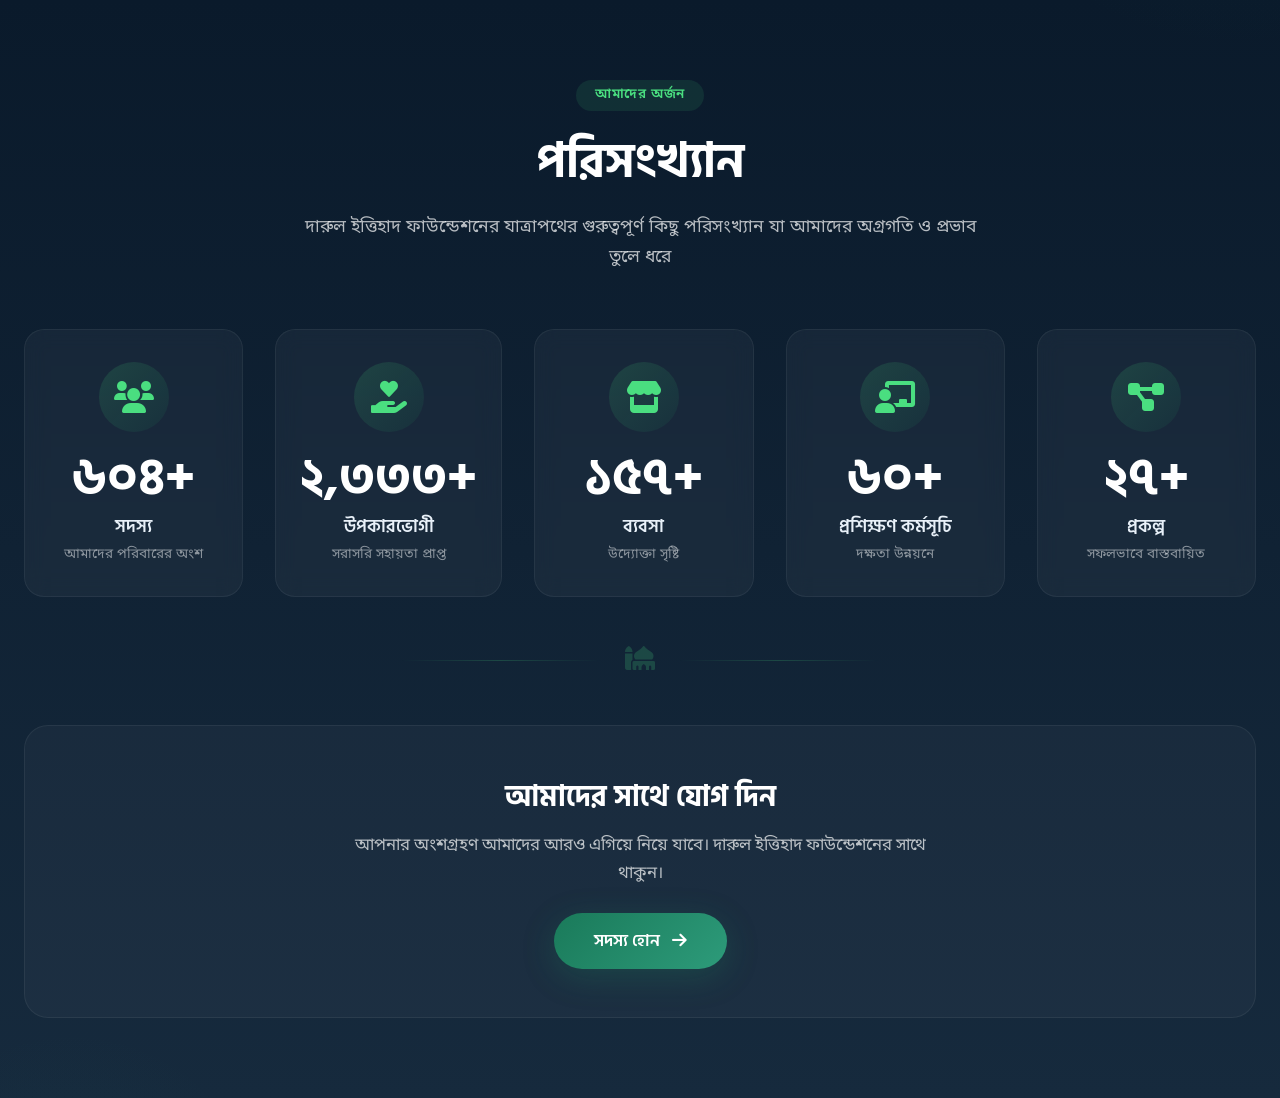
<file: statistics.html>
<!-- statistics.html -->
<!DOCTYPE html>
<html lang="bn">
<head>
    <meta charset="UTF-8" />
    <meta name="viewport" content="width=device-width, initial-scale=1.0" />
    <title>পরিসংখ্যান - দারুল ইত্তিহাদ ফাউন্ডেশন</title>
    
    <!-- Google Fonts -->
    <link rel="preconnect" href="https://fonts.googleapis.com" />
    <link rel="preconnect" href="https://fonts.gstatic.com" crossorigin />
    <link href="https://fonts.googleapis.com/css2?family=Hind+Siliguri:wght@300;400;500;600;700&family=Noto+Sans+Bengali:wght@100..900&display=swap" rel="stylesheet" />
    
    <!-- Font Awesome -->
    <link rel="stylesheet" href="https://cdnjs.cloudflare.com/ajax/libs/font-awesome/6.0.0-beta3/css/all.min.css" />
    
    <!-- Custom CSS -->
    <link rel="stylesheet" href="statistics.css" />
</head>
<body>
    <section class="statistics" id="statistics">
        <div class="container">
            <!-- সেকশন হেডার -->
            <div class="section-header">
                <span class="section-tag">আমাদের অর্জন</span>
                <h2 class="section-title">পরিসংখ্যান</h2>
                <p class="section-subtitle">
                    দারুল ইত্তিহাদ ফাউন্ডেশনের যাত্রাপথের গুরুত্বপূর্ণ কিছু পরিসংখ্যান 
                    যা আমাদের অগ্রগতি ও প্রভাব তুলে ধরে
                </p>
            </div>

            <!-- স্ট্যাটিস্টিক্স গ্রিড -->
            <div class="stats-grid" id="statsGrid">
                <!-- স্ট্যাট ১: সদস্য -->
                <div class="stat-item" data-count="1250" data-delay="100">
                    <div class="stat-icon">
                        <i class="fas fa-users"></i>
                    </div>
                    <div class="stat-number" id="stat1">০</div>
                    <div class="stat-label">সদস্য</div>
                    <div class="stat-description">আমাদের পরিবারের অংশ</div>
                </div>

                <!-- স্ট্যাট ২: উপকারভোগী -->
                <div class="stat-item" data-count="5000" data-delay="200">
                    <div class="stat-icon">
                        <i class="fas fa-hand-holding-heart"></i>
                    </div>
                    <div class="stat-number" id="stat2">০</div>
                    <div class="stat-label">উপকারভোগী</div>
                    <div class="stat-description">সরাসরি সহায়তা প্রাপ্ত</div>
                </div>

                <!-- স্ট্যাট ৩: ব্যবসা -->
                <div class="stat-item" data-count="350" data-delay="300">
                    <div class="stat-icon">
                        <i class="fas fa-store"></i>
                    </div>
                    <div class="stat-number" id="stat3">০</div>
                    <div class="stat-label">ব্যবসা</div>
                    <div class="stat-description">উদ্যোক্তা সৃষ্টি</div>
                </div>

                <!-- স্ট্যাট ৪: প্রশিক্ষণ -->
                <div class="stat-item" data-count="150" data-delay="400">
                    <div class="stat-icon">
                        <i class="fas fa-chalkboard-teacher"></i>
                    </div>
                    <div class="stat-number" id="stat4">০</div>
                    <div class="stat-label">প্রশিক্ষণ কর্মসূচি</div>
                    <div class="stat-description">দক্ষতা উন্নয়নে</div>
                </div>

                <!-- স্ট্যাট ৫: প্রকল্প -->
                <div class="stat-item" data-count="75" data-delay="500">
                    <div class="stat-icon">
                        <i class="fas fa-project-diagram"></i>
                    </div>
                    <div class="stat-number" id="stat5">০</div>
                    <div class="stat-label">প্রকল্প</div>
                    <div class="stat-description">সফলভাবে বাস্তবায়িত</div>
                </div>
            </div>

            <!-- ডেকোরেটিভ ডিভাইডার -->
            <div class="stats-divider">
                <span class="divider-line"></span>
                <span class="divider-icon">
                    <i class="fas fa-mosque"></i>
                </span>
                <span class="divider-line"></span>
            </div>

            <!-- সিটিএ সেকশন -->
            <div class="stats-cta">
                <h3>আমাদের সাথে যোগ দিন</h3>
                <p>
                    আপনার অংশগ্রহণ আমাদের আরও এগিয়ে নিয়ে যাবে। 
                    দারুল ইত্তিহাদ ফাউন্ডেশনের সাথে থাকুন।
                </p>
                <a href="membership.html" class="btn-cta">
                    <span>সদস্য হোন</span>
                    <i class="fas fa-arrow-right"></i>
                </a>
            </div>
        </div>
    </section>

    <!-- Custom JavaScript -->
    <script src="statistics.js"></script>
</body>
</html>
</file>
<file: contact.css>
/* contact.css */
/* ===== রিসেট & বেসিক ===== */
* {
    margin: 0;
    padding: 0;
    box-sizing: border-box;
}

body {
    font-family: 'Noto Sans Bengali', 'Hind Siliguri', sans-serif;
    background: #f8fafc;
}

.container {
    max-width: 1280px;
    margin: 0 auto;
    padding: 0 1.5rem;
}

/* ===== কন্টাক্ট সেকশন ===== */
.contact {
    padding: 5rem 0;
    background: linear-gradient(180deg, #ffffff 0%, #f0f4f8 100%);
    position: relative;
    overflow: hidden;
}

.contact::before {
    content: '';
    position: absolute;
    top: -30%;
    right: -10%;
    width: 500px;
    height: 500px;
    background: radial-gradient(circle, rgba(26, 122, 90, 0.04) 0%, transparent 70%);
    border-radius: 50%;
    pointer-events: none;
}

/* ===== সেকশন হেডার ===== */
.section-header {
    text-align: center;
    margin-bottom: 3.5rem;
    position: relative;
    z-index: 1;
}

.section-tag {
    display: inline-block;
    font-size: 0.85rem;
    font-weight: 600;
    color: #1a7a5a;
    background: rgba(26, 122, 90, 0.1);
    padding: 0.4rem 1.2rem;
    border-radius: 50px;
    letter-spacing: 0.04em;
    text-transform: uppercase;
    margin-bottom: 0.75rem;
}

.section-title {
    font-family: 'Hind Siliguri', sans-serif;
    font-size: clamp(2rem, 4vw, 3rem);
    font-weight: 800;
    color: #0a1a2b;
    margin-bottom: 0.75rem;
}

.section-subtitle {
    font-family: 'Noto Sans Bengali', 'Hind Siliguri', sans-serif;
    font-size: 1.1rem;
    color: #4a5a6a;
    max-width: 700px;
    margin: 0 auto;
    line-height: 1.7;
}

/* ===== কন্টাক্ট গ্রিড ===== */
.contact-grid {
    display: grid;
    grid-template-columns: 1fr 1.5fr;
    gap: 2.5rem;
    margin-bottom: 3rem;
    position: relative;
    z-index: 1;
}

/* ===== কন্টাক্ট ইনফো ===== */
.contact-info-wrapper {
    display: flex;
    flex-direction: column;
}

.contact-info-card {
    background: #ffffff;
    border-radius: 24px;
    padding: 2.5rem;
    box-shadow: 0 8px 40px rgba(0, 0, 0, 0.06);
    border: 1px solid rgba(0, 0, 0, 0.04);
    height: 100%;
}

.contact-info-card h3 {
    font-family: 'Hind Siliguri', sans-serif;
    font-size: 1.6rem;
    font-weight: 700;
    color: #0a1a2b;
    margin-bottom: 0.3rem;
}

.info-subtitle {
    color: #4a5a6a;
    margin-bottom: 2rem;
    font-size: 0.95rem;
}

.info-items {
    display: flex;
    flex-direction: column;
    gap: 1.5rem;
    margin-bottom: 2rem;
}

.info-item {
    display: flex;
    gap: 1rem;
    align-items: flex-start;
}

.info-icon {
    width: 48px;
    height: 48px;
    min-width: 48px;
    display: flex;
    align-items: center;
    justify-content: center;
    background: rgba(26, 122, 90, 0.08);
    border-radius: 12px;
    color: #1a7a5a;
    font-size: 1.2rem;
    transition: all 0.3s ease;
}

.info-item:hover .info-icon {
    background: linear-gradient(135deg, #1a7a5a, #2d9b7a);
    color: #ffffff;
    transform: scale(1.05);
}

.info-content h4 {
    font-family: 'Hind Siliguri', sans-serif;
    font-size: 1rem;
    font-weight: 600;
    color: #0a1a2b;
    margin-bottom: 0.2rem;
}

.info-content p {
    color: #4a5a6a;
    font-size: 0.9rem;
    line-height: 1.6;
}

/* ===== সোশ্যাল মিডিয়া ===== */
.social-media {
    padding-top: 1.5rem;
    border-top: 2px solid rgba(26, 122, 90, 0.06);
}

.social-media h4 {
    font-family: 'Hind Siliguri', sans-serif;
    font-size: 1rem;
    font-weight: 600;
    color: #0a1a2b;
    margin-bottom: 1rem;
}

.social-icons {
    display: flex;
    gap: 0.8rem;
    flex-wrap: wrap;
}

.social-icon {
    width: 48px;
    height: 48px;
    display: flex;
    align-items: center;
    justify-content: center;
    border-radius: 50%;
    color: #ffffff;
    text-decoration: none;
    transition: all 0.3s cubic-bezier(0.4, 0, 0.2, 1);
    font-size: 1.2rem;
}

.social-icon:hover {
    transform: translateY(-4px);
    box-shadow: 0 8px 24px rgba(0, 0, 0, 0.15);
}

.social-icon.facebook {
    background: #1877f2;
}

.social-icon.twitter {
    background: #1da1f2;
}

.social-icon.youtube {
    background: #ff0000;
}

.social-icon.linkedin {
    background: #0a66c2;
}

.social-icon.instagram {
    background: linear-gradient(135deg, #405de6, #5851db, #833ab4, #c13584, #e1306c, #fd1d1d);
}

/* ===== কন্টাক্ট ফর্ম ===== */
.contact-form-wrapper {
    display: flex;
    flex-direction: column;
}

.contact-form-card {
    background: #ffffff;
    border-radius: 24px;
    padding: 2.5rem;
    box-shadow: 0 8px 40px rgba(0, 0, 0, 0.06);
    border: 1px solid rgba(0, 0, 0, 0.04);
    height: 100%;
}

.contact-form-card h3 {
    font-family: 'Hind Siliguri', sans-serif;
    font-size: 1.6rem;
    font-weight: 700;
    color: #0a1a2b;
    margin-bottom: 0.3rem;
}

.form-subtitle {
    color: #4a5a6a;
    margin-bottom: 1.5rem;
    font-size: 0.95rem;
}

.contact-form {
    display: flex;
    flex-direction: column;
    gap: 1.2rem;
}

.form-row {
    display: grid;
    grid-template-columns: 1fr 1fr;
    gap: 1.2rem;
}

.form-group {
    display: flex;
    flex-direction: column;
    gap: 0.3rem;
}

.form-group label {
    font-weight: 600;
    color: #0a1a2b;
    font-size: 0.9rem;
    display: flex;
    align-items: center;
    gap: 0.4rem;
}

.form-group label i {
    color: #1a7a5a;
    font-size: 0.85rem;
}

.form-group input,
.form-group textarea {
    padding: 0.75rem 1rem;
    border: 2px solid rgba(0, 0, 0, 0.08);
    border-radius: 12px;
    font-family: 'Noto Sans Bengali', 'Hind Siliguri', sans-serif;
    font-size: 0.95rem;
    transition: all 0.3s ease;
    background: #f8fafc;
    width: 100%;
}

.form-group input:focus,
.form-group textarea:focus {
    outline: none;
    border-color: #1a7a5a;
    background: #ffffff;
    box-shadow: 0 0 0 4px rgba(26, 122, 90, 0.08);
}

.form-group input.error,
.form-group textarea.error {
    border-color: #e74c3c;
    background: #fff5f5;
}

.form-group textarea {
    resize: vertical;
    min-height: 120px;
}

.error-message {
    font-size: 0.8rem;
    color: #e74c3c;
    min-height: 20px;
}

.error-message:empty {
    display: none;
}

.btn-submit {
    display: flex;
    align-items: center;
    justify-content: center;
    gap: 0.75rem;
    padding: 1rem;
    background: linear-gradient(135deg, #1a7a5a, #2d9b7a);
    color: #ffffff;
    border: none;
    border-radius: 12px;
    font-family: 'Hind Siliguri', 'Noto Sans Bengali', sans-serif;
    font-size: 1.1rem;
    font-weight: 700;
    cursor: pointer;
    transition: all 0.3s cubic-bezier(0.4, 0, 0.2, 1);
    box-shadow: 0 8px 32px rgba(26, 122, 90, 0.25);
    margin-top: 0.5rem;
}

.btn-submit:hover {
    transform: translateY(-3px);
    box-shadow: 0 12px 40px rgba(26, 122, 90, 0.35);
    background: linear-gradient(135deg, #15694d, #248a6a);
}

.btn-submit:active {
    transform: translateY(0);
}

.btn-submit i {
    animation: planeFly 1.5s ease-in-out infinite;
}

@keyframes planeFly {
    0%, 100% {
        transform: translateX(0) rotate(0deg);
    }
    50% {
        transform: translateX(4px) rotate(-5deg);
    }
}

/* ===== গুগল ম্যাপ ===== */
.map-wrapper {
    position: relative;
    z-index: 1;
    border-radius: 24px;
    overflow: hidden;
    box-shadow: 0 8px 40px rgba(0, 0, 0, 0.06);
    border: 1px solid rgba(0, 0, 0, 0.04);
}

.map-container {
    width: 100%;
    height: 400px;
    background: #e8f0f8;
}

.map-container iframe {
    width: 100%;
    height: 100%;
    border: none;
    display: block;
}

/* ===== সাফল্যের মডাল ===== */
.success-modal {
    display: none;
    position: fixed;
    top: 0;
    left: 0;
    right: 0;
    bottom: 0;
    background: rgba(0, 0, 0, 0.5);
    backdrop-filter: blur(8px);
    -webkit-backdrop-filter: blur(8px);
    z-index: 9999;
    justify-content: center;
    align-items: center;
    padding: 1.5rem;
}

.success-modal.active {
    display: flex;
    animation: modalFadeIn 0.4s ease;
}

@keyframes modalFadeIn {
    from {
        opacity: 0;
        transform: scale(0.9) translateY(-20px);
    }
    to {
        opacity: 1;
        transform: scale(1) translateY(0);
    }
}

.modal-content {
    background: #ffffff;
    border-radius: 24px;
    padding: 3rem 2.5rem;
    max-width: 480px;
    width: 100%;
    text-align: center;
    box-shadow: 0 20px 60px rgba(0, 0, 0, 0.2);
}

.modal-icon {
    width: 80px;
    height: 80px;
    margin: 0 auto 1.5rem;
    background: rgba(26, 122, 90, 0.1);
    border-radius: 50%;
    display: flex;
    align-items: center;
    justify-content: center;
}

.modal-icon i {
    font-size: 3rem;
    color: #1a7a5a;
}

.modal-content h3 {
    font-family: 'Hind Siliguri', sans-serif;
    font-size: 1.6rem;
    font-weight: 700;
    color: #0a1a2b;
    margin-bottom: 0.75rem;
}

.modal-content p {
    color: #4a5a6a;
    line-height: 1.7;
    margin-bottom: 1.5rem;
}

.btn-modal {
    display: inline-flex;
    align-items: center;
    gap: 0.5rem;
    padding: 0.8rem 2.5rem;
    background: linear-gradient(135deg, #1a7a5a, #2d9b7a);
    color: #ffffff;
    border: none;
    border-radius: 12px;
    font-family: 'Hind Siliguri', 'Noto Sans Bengali', sans-serif;
    font-size: 1rem;
    font-weight: 600;
    cursor: pointer;
    transition: all 0.3s ease;
    box-shadow: 0 4px 16px rgba(26, 122, 90, 0.2);
}

.btn-modal:hover {
    transform: translateY(-2px);
    box-shadow: 0 8px 24px rgba(26, 122, 90, 0.3);
}

/* ===== রেস্পন্সিভ ===== */

/* ট্যাবলেট */
@media (max-width: 1024px) {
    .contact-grid {
        grid-template-columns: 1fr;
        gap: 2rem;
    }

    .contact-info-card,
    .contact-form-card {
        padding: 2rem;
    }
}

/* মোবাইল */
@media (max-width: 768px) {
    .contact {
        padding: 3.5rem 0;
    }

    .section-header {
        margin-bottom: 2.5rem;
    }

    .section-title {
        font-size: 1.8rem;
    }

    .section-subtitle {
        font-size: 0.95rem;
    }

    .contact-info-card h3,
    .contact-form-card h3 {
        font-size: 1.3rem;
    }

    .form-row {
        grid-template-columns: 1fr;
        gap: 1.2rem;
    }

    .contact-info-card,
    .contact-form-card {
        padding: 1.5rem;
    }

    .info-item {
        gap: 0.8rem;
    }

    .info-icon {
        width: 40px;
        height: 40px;
        min-width: 40px;
        font-size: 1rem;
    }

    .social-icon {
        width: 42px;
        height: 42px;
        font-size: 1rem;
    }

    .map-container {
        height: 300px;
    }

    .modal-content {
        padding: 2rem 1.5rem;
    }
}

/* ছোট মোবাইল */
@media (max-width: 480px) {
    .contact-info-card,
    .contact-form-card {
        padding: 1.2rem;
    }

    .info-items {
        gap: 1rem;
    }

    .btn-submit {
        font-size: 1rem;
        padding: 0.8rem;
    }

    .social-icons {
        gap: 0.6rem;
    }

    .social-icon {
        width: 38px;
        height: 38px;
        font-size: 0.9rem;
    }

    .map-container {
        height: 250px;
    }

    .modal-content {
        padding: 1.5rem 1rem;
    }

    .modal-content h3 {
        font-size: 1.3rem;
    }
}

/* ===== অ্যাক্সেসিবিলিটি ===== */
@media (prefers-reduced-motion: reduce) {
    .btn-submit i {
        animation: none !important;
    }

    .social-icon {
        transition: none !important;
    }

    .social-icon:hover {
        transform: none !important;
    }

    .btn-submit {
        transition: none !important;
    }

    .btn-submit:hover {
        transform: none !important;
    }

    .info-icon {
        transition: none !important;
    }

    .info-item:hover .info-icon {
        transform: none !important;
    }

    .success-modal {
        animation: none !important;
    }
}

@media (prefers-contrast: high) {
    .contact-info-card,
    .contact-form-card {
        border: 2px solid #0a1a2b;
    }

    .btn-submit {
        background: #0a1a2b;
        box-shadow: none;
    }

    .btn-modal {
        background: #0a1a2b;
        box-shadow: none;
    }

    .social-icon {
        border: 2px solid #ffffff;
    }

    .form-group input:focus,
    .form-group textarea:focus {
        border-color: #0a1a2b;
        box-shadow: 0 0 0 4px rgba(0, 0, 0, 0.1);
    }

    .map-wrapper {
        border: 2px solid #0a1a2b;
    }
}
</file>
<file: donation.css>
/* donation.css */
/* ===== রিসেট & বেসিক ===== */
* {
    margin: 0;
    padding: 0;
    box-sizing: border-box;
}

body {
    font-family: 'Noto Sans Bengali', 'Hind Siliguri', sans-serif;
    background: #f8fafc;
}

.container {
    max-width: 1280px;
    margin: 0 auto;
    padding: 0 1.5rem;
}

/* ===== ডোনেশন সেকশন ===== */
.donation {
    padding: 5rem 0;
    background: linear-gradient(180deg, #ffffff 0%, #f0f4f8 100%);
    position: relative;
    overflow: hidden;
}

.donation::before {
    content: '';
    position: absolute;
    top: -30%;
    right: -10%;
    width: 500px;
    height: 500px;
    background: radial-gradient(circle, rgba(26, 122, 90, 0.04) 0%, transparent 70%);
    border-radius: 50%;
    pointer-events: none;
}

/* ===== সেকশন হেডার ===== */
.section-header {
    text-align: center;
    margin-bottom: 3.5rem;
    position: relative;
    z-index: 1;
}

.section-tag {
    display: inline-block;
    font-size: 0.85rem;
    font-weight: 600;
    color: #1a7a5a;
    background: rgba(26, 122, 90, 0.1);
    padding: 0.4rem 1.2rem;
    border-radius: 50px;
    letter-spacing: 0.04em;
    text-transform: uppercase;
    margin-bottom: 0.75rem;
}

.section-title {
    font-family: 'Hind Siliguri', sans-serif;
    font-size: clamp(2rem, 4vw, 3rem);
    font-weight: 800;
    color: #0a1a2b;
    margin-bottom: 0.75rem;
}

.section-subtitle {
    font-family: 'Noto Sans Bengali', 'Hind Siliguri', sans-serif;
    font-size: 1.1rem;
    color: #4a5a6a;
    max-width: 700px;
    margin: 0 auto;
    line-height: 1.7;
}

/* ===== ডোনেশন গ্রিড ===== */
.donation-grid {
    display: grid;
    grid-template-columns: 1fr 1fr;
    gap: 2.5rem;
    margin-bottom: 3rem;
    position: relative;
    z-index: 1;
}

/* ===== ফর্ম কার্ড ===== */
.donation-form-wrapper {
    display: flex;
    flex-direction: column;
}

.donation-card {
    background: #ffffff;
    border-radius: 24px;
    padding: 2.5rem;
    box-shadow: 0 8px 40px rgba(0, 0, 0, 0.06);
    border: 1px solid rgba(0, 0, 0, 0.04);
    height: 100%;
}

.form-title {
    font-family: 'Hind Siliguri', sans-serif;
    font-size: 1.6rem;
    font-weight: 700;
    color: #0a1a2b;
    margin-bottom: 0.3rem;
}

.form-subtitle {
    color: #4a5a6a;
    margin-bottom: 1.5rem;
    font-size: 0.95rem;
}

/* ফর্ম এলিমেন্ট */
.donation-form {
    display: flex;
    flex-direction: column;
    gap: 1.2rem;
}

.form-group {
    display: flex;
    flex-direction: column;
    gap: 0.3rem;
}

.form-group label {
    font-weight: 600;
    color: #0a1a2b;
    font-size: 0.9rem;
}

.form-group input,
.form-group textarea {
    padding: 0.75rem 1rem;
    border: 2px solid rgba(0, 0, 0, 0.08);
    border-radius: 12px;
    font-family: 'Noto Sans Bengali', 'Hind Siliguri', sans-serif;
    font-size: 0.95rem;
    transition: all 0.3s ease;
    background: #f8fafc;
    width: 100%;
}

.form-group input:focus,
.form-group textarea:focus {
    outline: none;
    border-color: #1a7a5a;
    background: #ffffff;
    box-shadow: 0 0 0 4px rgba(26, 122, 90, 0.08);
}

.form-group textarea {
    resize: vertical;
    min-height: 80px;
}

/* অ্যামাউন্ট প্রিসেট */
.amount-presets {
    display: flex;
    flex-wrap: wrap;
    gap: 0.5rem;
    margin-bottom: 0.5rem;
}

.amount-preset {
    padding: 0.4rem 1rem;
    background: #f8fafc;
    border: 2px solid rgba(0, 0, 0, 0.06);
    border-radius: 8px;
    font-family: 'Hind Siliguri', 'Noto Sans Bengali', sans-serif;
    font-size: 0.85rem;
    font-weight: 600;
    color: #4a5a6a;
    cursor: pointer;
    transition: all 0.3s ease;
}

.amount-preset:hover {
    border-color: rgba(26, 122, 90, 0.3);
    color: #1a7a5a;
    transform: translateY(-2px);
}

.amount-preset.active {
    background: linear-gradient(135deg, #1a7a5a, #2d9b7a);
    color: #ffffff;
    border-color: #1a7a5a;
    box-shadow: 0 4px 12px rgba(26, 122, 90, 0.2);
}

/* ডোনেট বাটন */
.btn-donate {
    display: flex;
    align-items: center;
    justify-content: center;
    gap: 0.75rem;
    padding: 1rem;
    background: linear-gradient(135deg, #1a7a5a, #2d9b7a);
    color: #ffffff;
    border: none;
    border-radius: 12px;
    font-family: 'Hind Siliguri', 'Noto Sans Bengali', sans-serif;
    font-size: 1.1rem;
    font-weight: 700;
    cursor: pointer;
    transition: all 0.3s cubic-bezier(0.4, 0, 0.2, 1);
    box-shadow: 0 8px 32px rgba(26, 122, 90, 0.25);
    margin-top: 0.5rem;
}

.btn-donate:hover {
    transform: translateY(-3px);
    box-shadow: 0 12px 40px rgba(26, 122, 90, 0.35);
    background: linear-gradient(135deg, #15694d, #248a6a);
}

.btn-donate:active {
    transform: translateY(0);
}

.btn-donate i {
    font-size: 1.2rem;
    animation: heartbeat 1.5s ease-in-out infinite;
}

@keyframes heartbeat {
    0%, 100% {
        transform: scale(1);
    }
    14% {
        transform: scale(1.2);
    }
    28% {
        transform: scale(1);
    }
    42% {
        transform: scale(1.2);
    }
    70% {
        transform: scale(1);
    }
}

/* ===== দানের পদ্ধতি ===== */
.donation-methods-wrapper {
    display: flex;
    flex-direction: column;
    gap: 1.5rem;
}

.method-card {
    background: #ffffff;
    border-radius: 20px;
    padding: 1.5rem 1.8rem;
    box-shadow: 0 4px 20px rgba(0, 0, 0, 0.04);
    border: 1px solid rgba(0, 0, 0, 0.04);
    transition: all 0.3s ease;
}

.method-card:hover {
    transform: translateY(-4px);
    box-shadow: 0 12px 40px rgba(10, 26, 43, 0.08);
    border-color: rgba(26, 122, 90, 0.1);
}

.method-header {
    display: flex;
    align-items: center;
    gap: 0.75rem;
    margin-bottom: 1rem;
    padding-bottom: 0.75rem;
    border-bottom: 2px solid rgba(26, 122, 90, 0.06);
}

.method-header i {
    font-size: 1.5rem;
    color: #1a7a5a;
}

.method-header h3 {
    font-family: 'Hind Siliguri', sans-serif;
    font-size: 1.15rem;
    font-weight: 700;
    color: #0a1a2b;
}

/* ব্যাংক তথ্য */
.bank-detail {
    display: flex;
    justify-content: space-between;
    padding: 0.5rem 0;
    border-bottom: 1px solid rgba(0, 0, 0, 0.04);
}

.bank-detail:last-child {
    border-bottom: none;
}

.bank-detail .label {
    font-size: 0.85rem;
    color: #5a7a8a;
    font-weight: 500;
}

.bank-detail .value {
    font-size: 0.9rem;
    color: #0a1a2b;
    font-weight: 500;
    text-align: right;
}

.bank-detail .value.highlight {
    color: #1a7a5a;
    font-weight: 700;
    font-family: 'Hind Siliguri', sans-serif;
}

.btn-copy {
    display: flex;
    align-items: center;
    justify-content: center;
    gap: 0.5rem;
    width: 100%;
    padding: 0.6rem;
    margin-top: 1rem;
    background: rgba(26, 122, 90, 0.08);
    color: #1a7a5a;
    border: 2px solid rgba(26, 122, 90, 0.15);
    border-radius: 10px;
    font-family: 'Noto Sans Bengali', 'Hind Siliguri', sans-serif;
    font-size: 0.85rem;
    font-weight: 600;
    cursor: pointer;
    transition: all 0.3s ease;
}

.btn-copy:hover {
    background: #1a7a5a;
    color: #ffffff;
    border-color: #1a7a5a;
}

.btn-copy.copied {
    background: #2d9b7a;
    color: #ffffff;
    border-color: #2d9b7a;
}

/* মোবাইল ব্যাংকিং */
.mobile-detail {
    display: flex;
    justify-content: space-between;
    padding: 0.4rem 0;
    border-bottom: 1px solid rgba(0, 0, 0, 0.04);
}

.mobile-detail:last-child {
    border-bottom: none;
}

.mobile-detail .label {
    font-size: 0.85rem;
    color: #5a7a8a;
    font-weight: 500;
}

.mobile-detail .value {
    font-size: 0.9rem;
    color: #0a1a2b;
    font-weight: 500;
    text-align: right;
}

.mobile-detail .value.highlight {
    color: #1a7a5a;
    font-weight: 700;
    font-family: 'Hind Siliguri', sans-serif;
}

.payment-instructions {
    display: flex;
    gap: 0.75rem;
    padding: 0.8rem 1rem;
    background: rgba(26, 122, 90, 0.04);
    border-radius: 10px;
    margin-top: 0.8rem;
    border-left: 3px solid #1a7a5a;
}

.payment-instructions i {
    color: #1a7a5a;
    font-size: 1.1rem;
    margin-top: 0.1rem;
}

.payment-instructions p {
    font-size: 0.85rem;
    color: #4a5a6a;
    line-height: 1.6;
    margin: 0;
}

.btn-pay {
    display: flex;
    align-items: center;
    justify-content: center;
    gap: 0.6rem;
    width: 100%;
    padding: 0.7rem;
    margin-top: 1rem;
    background: linear-gradient(135deg, #1a7a5a, #2d9b7a);
    color: #ffffff;
    border: none;
    border-radius: 10px;
    font-family: 'Noto Sans Bengali', 'Hind Siliguri', sans-serif;
    font-size: 0.95rem;
    font-weight: 600;
    cursor: pointer;
    text-decoration: none;
    transition: all 0.3s ease;
    box-shadow: 0 4px 16px rgba(26, 122, 90, 0.2);
}

.btn-pay:hover {
    transform: translateY(-2px);
    box-shadow: 0 8px 24px rgba(26, 122, 90, 0.3);
    background: linear-gradient(135deg, #15694d, #248a6a);
}

/* কিউআর কোড */
.qr-wrapper {
    display: flex;
    flex-direction: column;
    align-items: center;
    gap: 1rem;
}

.qr-placeholder {
    width: 180px;
    height: 180px;
    background: #f8fafc;
    border: 3px dashed rgba(26, 122, 90, 0.2);
    border-radius: 16px;
    display: flex;
    flex-direction: column;
    align-items: center;
    justify-content: center;
    gap: 0.5rem;
    color: #1a7a5a;
    transition: all 0.3s ease;
}

.qr-placeholder:hover {
    border-color: #1a7a5a;
    background: rgba(26, 122, 90, 0.04);
}

.qr-placeholder i {
    font-size: 4rem;
    opacity: 0.4;
}

.qr-placeholder span {
    font-size: 0.9rem;
    font-weight: 600;
    opacity: 0.4;
}

.qr-instruction {
    text-align: center;
    color: #4a5a6a;
    font-size: 0.9rem;
    line-height: 1.6;
}

/* ===== ট্রান্সপারেন্সি বার ===== */
.transparency-bar {
    display: flex;
    flex-wrap: wrap;
    align-items: center;
    justify-content: center;
    gap: 1.5rem;
    padding: 1.5rem 2rem;
    background: linear-gradient(135deg, rgba(26, 122, 90, 0.05), rgba(45, 155, 122, 0.02));
    border-radius: 16px;
    border: 1px solid rgba(26, 122, 90, 0.08);
    position: relative;
    z-index: 1;
}

.transparency-item {
    display: flex;
    align-items: center;
    gap: 0.5rem;
    color: #0a1a2b;
    font-weight: 500;
    font-size: 0.95rem;
}

.transparency-item i {
    color: #1a7a5a;
    font-size: 1.2rem;
}

.transparency-divider {
    width: 1px;
    height: 25px;
    background: rgba(26, 122, 90, 0.15);
}

/* ===== সাফল্যের মডাল ===== */
.success-modal {
    display: none;
    position: fixed;
    top: 0;
    left: 0;
    right: 0;
    bottom: 0;
    background: rgba(0, 0, 0, 0.5);
    backdrop-filter: blur(8px);
    -webkit-backdrop-filter: blur(8px);
    z-index: 9999;
    justify-content: center;
    align-items: center;
    padding: 1.5rem;
}

.success-modal.active {
    display: flex;
    animation: modalFadeIn 0.4s ease;
}

@keyframes modalFadeIn {
    from {
        opacity: 0;
        transform: scale(0.9);
    }
    to {
        opacity: 1;
        transform: scale(1);
    }
}

.modal-content {
    background: #ffffff;
    border-radius: 24px;
    padding: 3rem 2.5rem;
    max-width: 480px;
    width: 100%;
    text-align: center;
    box-shadow: 0 20px 60px rgba(0, 0, 0, 0.2);
}

.modal-icon {
    width: 80px;
    height: 80px;
    margin: 0 auto 1.5rem;
    background: rgba(26, 122, 90, 0.1);
    border-radius: 50%;
    display: flex;
    align-items: center;
    justify-content: center;
}

.modal-icon i {
    font-size: 3rem;
    color: #1a7a5a;
}

.modal-content h3 {
    font-family: 'Hind Siliguri', sans-serif;
    font-size: 1.6rem;
    font-weight: 700;
    color: #0a1a2b;
    margin-bottom: 0.75rem;
}

.modal-content p {
    color: #4a5a6a;
    line-height: 1.7;
    margin-bottom: 1.5rem;
}

.modal-actions {
    display: flex;
    justify-content: center;
}

.btn-modal {
    display: inline-flex;
    align-items: center;
    gap: 0.5rem;
    padding: 0.8rem 2.5rem;
    background: linear-gradient(135deg, #1a7a5a, #2d9b7a);
    color: #ffffff;
    border: none;
    border-radius: 12px;
    font-family: 'Hind Siliguri', 'Noto Sans Bengali', sans-serif;
    font-size: 1rem;
    font-weight: 600;
    cursor: pointer;
    transition: all 0.3s ease;
    box-shadow: 0 4px 16px rgba(26, 122, 90, 0.2);
}

.btn-modal:hover {
    transform: translateY(-2px);
    box-shadow: 0 8px 24px rgba(26, 122, 90, 0.3);
}

/* ===== রেস্পন্সিভ ===== */

/* ট্যাবলেট */
@media (max-width: 1024px) {
    .donation-grid {
        grid-template-columns: 1fr;
        gap: 2rem;
    }

    .donation-card {
        padding: 2rem;
    }
}

/* মোবাইল */
@media (max-width: 768px) {
    .donation {
        padding: 3.5rem 0;
    }

    .section-header {
        margin-bottom: 2.5rem;
    }

    .section-title {
        font-size: 1.8rem;
    }

    .section-subtitle {
        font-size: 0.95rem;
    }

    .donation-card {
        padding: 1.5rem;
    }

    .form-title {
        font-size: 1.3rem;
    }

    .amount-presets {
        gap: 0.4rem;
    }

    .amount-preset {
        padding: 0.3rem 0.8rem;
        font-size: 0.8rem;
    }

    .method-card {
        padding: 1.2rem 1.2rem;
    }

    .bank-detail,
    .mobile-detail {
        flex-direction: column;
        gap: 0.2rem;
        padding: 0.5rem 0;
    }

    .bank-detail .value,
    .mobile-detail .value {
        text-align: left;
    }

    .transparency-bar {
        flex-direction: column;
        gap: 0.8rem;
        padding: 1.2rem;
    }

    .transparency-divider {
        width: 80%;
        height: 1px;
        background: rgba(26, 122, 90, 0.1);
    }

    .qr-placeholder {
        width: 140px;
        height: 140px;
    }

    .qr-placeholder i {
        font-size: 3rem;
    }

    .modal-content {
        padding: 2rem 1.5rem;
    }
}

/* ছোট মোবাইল */
@media (max-width: 480px) {
    .donation-card {
        padding: 1.2rem;
    }

    .amount-presets {
        flex-wrap: wrap;
    }

    .amount-preset {
        flex: 1 1 auto;
        min-width: 60px;
        padding: 0.3rem 0.6rem;
        font-size: 0.75rem;
    }

    .btn-donate {
        font-size: 1rem;
        padding: 0.8rem;
    }

    .method-card {
        padding: 1rem;
    }

    .method-header h3 {
        font-size: 1rem;
    }

    .qr-placeholder {
        width: 120px;
        height: 120px;
    }

    .qr-placeholder i {
        font-size: 2.5rem;
    }

    .btn-pay {
        font-size: 0.85rem;
        padding: 0.6rem;
    }

    .btn-copy {
        font-size: 0.8rem;
        padding: 0.5rem;
    }

    .modal-content {
        padding: 1.5rem 1rem;
    }

    .modal-content h3 {
        font-size: 1.3rem;
    }
}

/* ===== অ্যাক্সেসিবিলিটি ===== */
@media (prefers-reduced-motion: reduce) {
    .btn-donate i {
        animation: none !important;
    }

    .method-card {
        transition: none !important;
    }

    .method-card:hover {
        transform: none !important;
    }

    .btn-donate {
        transition: none !important;
    }

    .btn-donate:hover {
        transform: none !important;
    }

    .btn-pay {
        transition: none !important;
    }

    .btn-pay:hover {
        transform: none !important;
    }

    .success-modal {
        animation: none !important;
    }
}

@media (prefers-contrast: high) {
    .method-card {
        border: 2px solid #0a1a2b;
    }

    .btn-donate {
        background: #0a1a2b;
        box-shadow: none;
    }

    .btn-pay {
        background: #0a1a2b;
        box-shadow: none;
    }

    .amount-preset.active {
        background: #0a1a2b;
    }

    .btn-copy {
        border: 2px solid #0a1a2b;
    }

    .btn-copy:hover {
        background: #0a1a2b;
    }

    .transparency-bar {
        border: 2px solid #0a1a2b;
    }
}
</file>
<file: footer.css>
/* footer.css */
/* ===== রিসেট & বেসিক ===== */
* {
    margin: 0;
    padding: 0;
    box-sizing: border-box;
}

body {
    font-family: 'Noto Sans Bengali', 'Hind Siliguri', sans-serif;
    background: #f8fafc;
}

.container {
    max-width: 1280px;
    margin: 0 auto;
    padding: 0 1.5rem;
}

/* ===== ফুটার ===== */
.footer {
    background: linear-gradient(180deg, #0a1a2b 0%, #0d1f30 100%);
    color: rgba(255, 255, 255, 0.85);
    padding: 4rem 0 0;
    position: relative;
    overflow: hidden;
}

.footer::before {
    content: '';
    position: absolute;
    top: 0;
    left: 0;
    right: 0;
    height: 3px;
    background: linear-gradient(90deg, transparent, #1a7a5a, #2d9b7a, #1a7a5a, transparent);
    background-size: 200% 100%;
    animation: footerBorder 4s linear infinite;
}

@keyframes footerBorder {
    0% {
        background-position: -200% 0;
    }
    100% {
        background-position: 200% 0;
    }
}

/* ===== ফুটার গ্রিড ===== */
.footer-grid {
    display: grid;
    grid-template-columns: 2fr 1fr 1fr 1.5fr;
    gap: 3rem;
    padding-bottom: 3rem;
}

/* ===== ফুটার কলাম ===== */
.footer-column {
    display: flex;
    flex-direction: column;
    gap: 1rem;
}

/* ===== লোগো ===== */
.footer-logo {
    display: flex;
    align-items: center;
    gap: 0.75rem;
    font-family: 'Hind Siliguri', sans-serif;
    font-size: 1.5rem;
    font-weight: 700;
    color: #ffffff;
    margin-bottom: 0.5rem;
}

.footer-logo i {
    font-size: 2rem;
    color: #4ade80;
}

.footer-logo small {
    display: block;
    font-size: 0.65rem;
    font-weight: 400;
    color: rgba(255, 255, 255, 0.5);
    letter-spacing: 0.08em;
    text-transform: uppercase;
}

.footer-about {
    font-size: 0.95rem;
    line-height: 1.8;
    color: rgba(255, 255, 255, 0.7);
    margin-bottom: 0.5rem;
}

/* ===== ফুটার কন্টাক্ট ===== */
.footer-contact {
    display: flex;
    flex-direction: column;
    gap: 0.5rem;
}

.footer-contact p {
    display: flex;
    align-items: center;
    gap: 0.75rem;
    font-size: 0.9rem;
    color: rgba(255, 255, 255, 0.7);
    transition: color 0.3s ease;
}

.footer-contact p:hover {
    color: #4ade80;
}

.footer-contact p i {
    width: 20px;
    color: #4ade80;
    font-size: 0.9rem;
}

/* ===== ফুটার টাইটেল ===== */
.footer-title {
    font-family: 'Hind Siliguri', sans-serif;
    font-size: 1.1rem;
    font-weight: 700;
    color: #ffffff;
    margin-bottom: 0.5rem;
    position: relative;
    padding-bottom: 0.75rem;
}

.footer-title::after {
    content: '';
    position: absolute;
    bottom: 0;
    left: 0;
    width: 40px;
    height: 2px;
    background: linear-gradient(90deg, #1a7a5a, #2d9b7a);
    border-radius: 2px;
}

/* ===== ফুটার লিংক ===== */
.footer-links {
    list-style: none;
    display: flex;
    flex-direction: column;
    gap: 0.6rem;
}

.footer-links li {
    display: flex;
    align-items: center;
}

.footer-links a {
    display: inline-flex;
    align-items: center;
    gap: 0.5rem;
    color: rgba(255, 255, 255, 0.7);
    text-decoration: none;
    font-size: 0.9rem;
    transition: all 0.3s ease;
    padding: 0.2rem 0;
}

.footer-links a i {
    font-size: 0.6rem;
    color: #4ade80;
    opacity: 0.5;
    transition: all 0.3s ease;
}

.footer-links a:hover {
    color: #4ade80;
    transform: translateX(4px);
}

.footer-links a:hover i {
    opacity: 1;
    transform: translateX(2px);
}

/* ===== নিউজলেটার ===== */
.footer-newsletter-text {
    font-size: 0.9rem;
    color: rgba(255, 255, 255, 0.7);
    line-height: 1.6;
    margin-bottom: 0.5rem;
}

.newsletter-group {
    display: flex;
    gap: 0.5rem;
    background: rgba(255, 255, 255, 0.05);
    border-radius: 12px;
    padding: 0.2rem;
    border: 1px solid rgba(255, 255, 255, 0.08);
    transition: all 0.3s ease;
}

.newsletter-group:focus-within {
    border-color: #4ade80;
    background: rgba(255, 255, 255, 0.08);
    box-shadow: 0 0 0 4px rgba(74, 222, 128, 0.1);
}

.newsletter-group input {
    flex: 1;
    padding: 0.7rem 1rem;
    background: transparent;
    border: none;
    outline: none;
    color: #ffffff;
    font-family: 'Noto Sans Bengali', 'Hind Siliguri', sans-serif;
    font-size: 0.9rem;
}

.newsletter-group input::placeholder {
    color: rgba(255, 255, 255, 0.4);
}

.newsletter-btn {
    padding: 0.7rem 1.2rem;
    background: linear-gradient(135deg, #1a7a5a, #2d9b7a);
    color: #ffffff;
    border: none;
    border-radius: 10px;
    cursor: pointer;
    font-size: 1rem;
    transition: all 0.3s ease;
    display: flex;
    align-items: center;
    justify-content: center;
}

.newsletter-btn:hover {
    transform: scale(1.05);
    box-shadow: 0 4px 16px rgba(26, 122, 90, 0.3);
}

.newsletter-btn:active {
    transform: scale(0.95);
}

.newsletter-message {
    font-size: 0.85rem;
    min-height: 24px;
    display: block;
    margin-top: 0.3rem;
}

.newsletter-message.success {
    color: #4ade80;
}

.newsletter-message.error {
    color: #ef4444;
}

/* ===== সোশ্যাল মিডিয়া ===== */
.footer-social h5 {
    font-family: 'Hind Siliguri', sans-serif;
    font-size: 0.95rem;
    font-weight: 600;
    color: #ffffff;
    margin-bottom: 0.8rem;
}

.social-icons {
    display: flex;
    gap: 0.6rem;
    flex-wrap: wrap;
}

.social-icon {
    width: 44px;
    height: 44px;
    display: flex;
    align-items: center;
    justify-content: center;
    border-radius: 50%;
    color: #ffffff;
    text-decoration: none;
    transition: all 0.3s cubic-bezier(0.4, 0, 0.2, 1);
    font-size: 1.1rem;
    background: rgba(255, 255, 255, 0.06);
    border: 1px solid rgba(255, 255, 255, 0.06);
}

.social-icon:hover {
    transform: translateY(-4px) scale(1.05);
    box-shadow: 0 8px 24px rgba(0, 0, 0, 0.3);
}

.social-icon.facebook:hover {
    background: #1877f2;
    border-color: #1877f2;
}

.social-icon.twitter:hover {
    background: #1da1f2;
    border-color: #1da1f2;
}

.social-icon.youtube:hover {
    background: #ff0000;
    border-color: #ff0000;
}

.social-icon.linkedin:hover {
    background: #0a66c2;
    border-color: #0a66c2;
}

.social-icon.instagram:hover {
    background: linear-gradient(135deg, #405de6, #5851db, #833ab4, #c13584, #e1306c, #fd1d1d);
    border-color: #e1306c;
}

/* ===== ফুটার ডিভাইডার ===== */
.footer-divider {
    height: 1px;
    background: linear-gradient(90deg, transparent, rgba(255, 255, 255, 0.08), transparent);
    margin: 0 0 1.5rem;
}

/* ===== ফুটার বটম ===== */
.footer-bottom {
    display: flex;
    justify-content: space-between;
    align-items: center;
    padding: 1.5rem 0;
    flex-wrap: wrap;
    gap: 1rem;
}

.footer-copyright p {
    font-size: 0.85rem;
    color: rgba(255, 255, 255, 0.5);
}

.footer-copyright strong {
    color: rgba(255, 255, 255, 0.7);
}

.footer-bottom-links {
    display: flex;
    align-items: center;
    gap: 0.8rem;
    flex-wrap: wrap;
}

.footer-bottom-links a {
    color: rgba(255, 255, 255, 0.4);
    text-decoration: none;
    font-size: 0.85rem;
    transition: color 0.3s ease;
}

.footer-bottom-links a:hover {
    color: #4ade80;
}

.footer-bottom-links .divider {
    color: rgba(255, 255, 255, 0.1);
}

/* ===== রেস্পন্সিভ ===== */

/* ট্যাবলেট */
@media (max-width: 1024px) {
    .footer-grid {
        grid-template-columns: 1fr 1fr;
        gap: 2.5rem;
    }

    .footer-column:first-child {
        grid-column: 1 / -1;
    }
}

/* মোবাইল */
@media (max-width: 768px) {
    .footer {
        padding: 3rem 0 0;
    }

    .footer-grid {
        grid-template-columns: 1fr;
        gap: 2rem;
        padding-bottom: 2rem;
    }

    .footer-column:first-child {
        grid-column: 1;
    }

    .footer-logo {
        font-size: 1.3rem;
    }

    .footer-about {
        font-size: 0.9rem;
    }

    .footer-title {
        font-size: 1rem;
    }

    .footer-title::after {
        width: 30px;
    }

    .footer-bottom {
        flex-direction: column;
        text-align: center;
        gap: 0.8rem;
        padding: 1rem 0;
    }

    .footer-bottom-links {
        justify-content: center;
    }

    .footer-copyright p {
        font-size: 0.8rem;
    }

    .newsletter-group {
        flex-direction: column;
        gap: 0.5rem;
        background: transparent;
        padding: 0;
        border: none;
    }

    .newsletter-group input {
        padding: 0.7rem 1rem;
        background: rgba(255, 255, 255, 0.05);
        border-radius: 10px;
        border: 1px solid rgba(255, 255, 255, 0.08);
    }

    .newsletter-group input:focus {
        border-color: #4ade80;
    }

    .newsletter-btn {
        padding: 0.7rem;
        border-radius: 10px;
    }
}

/* ছোট মোবাইল */
@media (max-width: 480px) {
    .footer-grid {
        gap: 1.5rem;
    }

    .footer-logo {
        font-size: 1.1rem;
    }

    .footer-logo i {
        font-size: 1.6rem;
    }

    .social-icon {
        width: 40px;
        height: 40px;
        font-size: 1rem;
    }

    .footer-contact p {
        font-size: 0.85rem;
    }

    .footer-links a {
        font-size: 0.85rem;
    }

    .footer-bottom-links {
        gap: 0.5rem;
    }

    .footer-bottom-links a {
        font-size: 0.75rem;
    }

    .footer-bottom-links .divider {
        font-size: 0.75rem;
    }
}

/* ===== অ্যাক্সেসিবিলিটি ===== */
@media (prefers-reduced-motion: reduce) {
    .footer::before {
        animation: none !important;
    }

    .social-icon {
        transition: none !important;
    }

    .social-icon:hover {
        transform: none !important;
    }

    .footer-links a {
        transition: none !important;
    }

    .footer-links a:hover {
        transform: none !important;
    }

    .newsletter-btn {
        transition: none !important;
    }

    .newsletter-btn:hover {
        transform: none !important;
    }

    .footer-contact p {
        transition: none !important;
    }
}

@media (prefers-contrast: high) {
    .footer {
        background: #000000;
    }

    .footer::before {
        background: #ffffff !important;
        animation: none !important;
    }

    .footer-logo i,
    .footer-contact p i,
    .footer-links a i {
        color: #ffffff;
    }

    .footer-links a:hover {
        color: #ffffff;
    }

    .social-icon {
        border: 2px solid #ffffff;
        background: transparent;
    }

    .social-icon:hover {
        border-color: #ffffff;
        background: #ffffff;
        color: #000000;
    }

    .newsletter-group input {
        border: 2px solid #ffffff;
    }

    .newsletter-btn {
        background: #ffffff;
        color: #000000;
    }

    .footer-title::after {
        background: #ffffff;
    }
}
</file>
<file: governance.css>
/* governance.css */
/* ===== রিসেট & বেসিক ===== */
* {
    margin: 0;
    padding: 0;
    box-sizing: border-box;
}

body {
    font-family: 'Noto Sans Bengali', 'Hind Siliguri', sans-serif;
    background: #f8fafc;
}

.container {
    max-width: 1280px;
    margin: 0 auto;
    padding: 0 1.5rem;
}

/* ===== গভর্নেন্স সেকশন ===== */
.governance {
    padding: 5rem 0;
    background: linear-gradient(180deg, #ffffff 0%, #f0f4f8 100%);
    position: relative;
    overflow: hidden;
}

/* ===== সেকশন হেডার ===== */
.section-header {
    text-align: center;
    margin-bottom: 3.5rem;
}

.section-tag {
    display: inline-block;
    font-size: 0.85rem;
    font-weight: 600;
    color: #1a7a5a;
    background: rgba(26, 122, 90, 0.1);
    padding: 0.4rem 1.2rem;
    border-radius: 50px;
    letter-spacing: 0.04em;
    text-transform: uppercase;
    margin-bottom: 0.75rem;
}

.section-title {
    font-family: 'Hind Siliguri', sans-serif;
    font-size: clamp(2rem, 4vw, 3rem);
    font-weight: 800;
    color: #0a1a2b;
    margin-bottom: 0.75rem;
}

.section-subtitle {
    font-family: 'Noto Sans Bengali', 'Hind Siliguri', sans-serif;
    font-size: 1.1rem;
    color: #4a5a6a;
    max-width: 700px;
    margin: 0 auto;
    line-height: 1.7;
}

.section-sub-title {
    font-family: 'Hind Siliguri', sans-serif;
    font-size: 1.8rem;
    font-weight: 700;
    color: #0a1a2b;
    text-align: center;
    margin-bottom: 0.5rem;
}

/* ===== ফাউন্ডার সেকশন ===== */
.founder-section {
    margin-bottom: 4rem;
}

.founder-card {
    display: grid;
    grid-template-columns: 300px 1fr;
    gap: 2.5rem;
    background: #ffffff;
    border-radius: 24px;
    padding: 2rem;
    box-shadow: 0 4px 20px rgba(0, 0, 0, 0.06);
    border: 1px solid rgba(26, 122, 90, 0.1);
    align-items: center;
    opacity: 0;
    transform: translateY(30px);
    transition: all 0.6s ease;
}

.founder-card.visible {
    opacity: 1;
    transform: translateY(0);
}

.founder-image {
    width: 100%;
    height: 300px;
    border-radius: 16px;
    overflow: hidden;
    position: relative;
    background: linear-gradient(135deg, #e8f0f8, #d0dce8);
}

.founder-image .placeholder-icon {
    position: absolute;
    top: 50%;
    left: 50%;
    transform: translate(-50%, -50%);
    font-size: 5rem;
    color: rgba(26, 122, 90, 0.2);
}

.founder-badge {
    position: absolute;
    bottom: 1rem;
    left: 1rem;
    background: linear-gradient(135deg, #1a7a5a, #2d9b7a);
    color: #ffffff;
    padding: 0.4rem 1.2rem;
    border-radius: 50px;
    font-size: 0.8rem;
    font-weight: 600;
    letter-spacing: 0.04em;
}

.founder-info h3 {
    font-family: 'Hind Siliguri', sans-serif;
    font-size: 2rem;
    font-weight: 700;
    color: #0a1a2b;
    margin-bottom: 0.25rem;
}

.founder-info .designation {
    font-size: 1.1rem;
    color: #1a7a5a;
    font-weight: 600;
    margin-bottom: 0.5rem;
}

.founder-info .quote {
    font-style: italic;
    color: #4a5a6a;
    font-size: 1.05rem;
    line-height: 1.8;
    padding: 1rem 1.5rem;
    background: rgba(26, 122, 90, 0.04);
    border-radius: 12px;
    border-left: 4px solid #1a7a5a;
    margin: 1rem 0;
}

.founder-info .bio {
    color: #3a4a5a;
    line-height: 1.8;
    margin-bottom: 1rem;
}

.founder-social {
    display: flex;
    gap: 1rem;
    margin-top: 1rem;
}

.founder-social a {
    display: flex;
    align-items: center;
    justify-content: center;
    width: 40px;
    height: 40px;
    border-radius: 50%;
    background: rgba(26, 122, 90, 0.08);
    color: #1a7a5a;
    transition: all 0.3s ease;
    text-decoration: none;
}

.founder-social a:hover {
    background: #1a7a5a;
    color: #ffffff;
    transform: translateY(-3px);
}

/* ===== কমিটি সেকশন ===== */
.committee-section {
    margin-bottom: 4rem;
}

.committee-subtitle {
    text-align: center;
    color: #4a5a6a;
    margin-bottom: 2.5rem;
    font-size: 1rem;
}

.committee-grid {
    display: grid;
    grid-template-columns: repeat(auto-fit, minmax(220px, 1fr));
    gap: 2rem;
}

.committee-card {
    background: #ffffff;
    border-radius: 16px;
    padding: 2rem 1.5rem;
    text-align: center;
    border: 1px solid rgba(0, 0, 0, 0.06);
    transition: all 0.4s cubic-bezier(0.4, 0, 0.2, 1);
    opacity: 0;
    transform: translateY(30px);
}

.committee-card.visible {
    opacity: 1;
    transform: translateY(0);
}

.committee-card:hover {
    transform: translateY(-6px);
    box-shadow: 0 12px 40px rgba(10, 26, 43, 0.08);
    border-color: rgba(26, 122, 90, 0.15);
}

.committee-avatar {
    width: 100px;
    height: 100px;
    border-radius: 50%;
    margin: 0 auto 1rem;
    background: linear-gradient(135deg, #e8f0f8, #d0dce8);
    display: flex;
    align-items: center;
    justify-content: center;
    font-size: 3rem;
    color: rgba(26, 122, 90, 0.2);
    overflow: hidden;
    position: relative;
}

.committee-name {
    font-family: 'Hind Siliguri', sans-serif;
    font-size: 1.1rem;
    font-weight: 700;
    color: #0a1a2b;
    margin-bottom: 0.2rem;
}

.committee-role {
    font-size: 0.9rem;
    color: #1a7a5a;
    font-weight: 500;
    margin-bottom: 0.5rem;
}

.committee-desc {
    font-size: 0.85rem;
    color: #4a5a6a;
    line-height: 1.6;
}

/* ===== অর্গানাইজেশন চার্ট ===== */
.org-chart-section {
    margin-bottom: 4rem;
}

.org-chart {
    display: flex;
    flex-direction: column;
    align-items: center;
    padding: 2rem 0;
    opacity: 0;
    transform: translateY(30px);
    transition: all 0.6s ease;
}

.org-chart.visible {
    opacity: 1;
    transform: translateY(0);
}

.org-level {
    display: flex;
    flex-wrap: wrap;
    justify-content: center;
    gap: 2rem;
    margin: 0.5rem 0;
    position: relative;
}

.org-level::after {
    content: '';
    position: absolute;
    top: -0.5rem;
    left: 50%;
    transform: translateX(-50%);
    width: 2px;
    height: 1rem;
    background: rgba(26, 122, 90, 0.2);
}

.org-level:first-child::after {
    display: none;
}

.org-node {
    background: #ffffff;
    padding: 1rem 2rem;
    border-radius: 12px;
    border: 2px solid rgba(26, 122, 90, 0.15);
    text-align: center;
    min-width: 160px;
    transition: all 0.3s ease;
    position: relative;
}

.org-node:hover {
    transform: translateY(-4px);
    box-shadow: 0 8px 24px rgba(26, 122, 90, 0.12);
    border-color: #1a7a5a;
}

.org-node .node-icon {
    font-size: 1.5rem;
    color: #1a7a5a;
    margin-bottom: 0.3rem;
}

.org-node .node-title {
    font-family: 'Hind Siliguri', sans-serif;
    font-weight: 700;
    font-size: 1rem;
    color: #0a1a2b;
}

.org-node .node-sub {
    font-size: 0.8rem;
    color: #5a7a8a;
}

.org-node.level-1 {
    border-color: #1a7a5a;
    background: linear-gradient(135deg, #f0faf6, #ffffff);
}

.org-node.level-2 {
    border-color: rgba(26, 122, 90, 0.25);
}

.org-node.level-3 {
    border-color: rgba(26, 122, 90, 0.15);
    background: #fafcfc;
}

.org-connector {
    display: flex;
    justify-content: center;
    gap: 4rem;
    padding: 0.5rem 0;
}

.org-connector .line {
    width: 2px;
    height: 1.5rem;
    background: rgba(26, 122, 90, 0.15);
    position: relative;
}

.org-connector .line::after {
    content: '';
    position: absolute;
    top: 100%;
    left: 50%;
    transform: translateX(-50%);
    width: 10px;
    height: 10px;
    border-radius: 50%;
    background: rgba(26, 122, 90, 0.2);
}

/* ===== টাইমলাইন ===== */
.timeline-section {
    margin-top: 2rem;
}

.timeline {
    position: relative;
    padding: 2rem 0;
    opacity: 0;
    transform: translateY(30px);
    transition: all 0.6s ease;
}

.timeline.visible {
    opacity: 1;
    transform: translateY(0);
}

.timeline::before {
    content: '';
    position: absolute;
    left: 50%;
    transform: translateX(-50%);
    width: 3px;
    height: 100%;
    background: linear-gradient(180deg, rgba(26, 122, 90, 0.2), rgba(26, 122, 90, 0.05));
}

.timeline-item {
    display: flex;
    justify-content: flex-end;
    padding: 0 2rem 2rem 0;
    position: relative;
    width: 50%;
    margin-left: auto;
}

.timeline-item:nth-child(odd) {
    justify-content: flex-start;
    padding: 0 0 2rem 2rem;
    margin-left: 0;
    margin-right: auto;
}

.timeline-item::before {
    content: '';
    position: absolute;
    top: 0.5rem;
    width: 16px;
    height: 16px;
    border-radius: 50%;
    background: #1a7a5a;
    border: 3px solid #ffffff;
    box-shadow: 0 0 0 4px rgba(26, 122, 90, 0.15);
    z-index: 1;
}

.timeline-item:nth-child(even)::before {
    right: -8px;
}

.timeline-item:nth-child(odd)::before {
    left: -8px;
}

.timeline-content {
    background: #ffffff;
    padding: 1.5rem 2rem;
    border-radius: 16px;
    box-shadow: 0 4px 16px rgba(0, 0, 0, 0.04);
    border: 1px solid rgba(0, 0, 0, 0.06);
    transition: all 0.3s ease;
    max-width: 400px;
    width: 100%;
}

.timeline-content:hover {
    transform: translateY(-4px);
    box-shadow: 0 12px 32px rgba(10, 26, 43, 0.08);
    border-color: rgba(26, 122, 90, 0.15);
}

.timeline-year {
    font-family: 'Hind Siliguri', sans-serif;
    font-size: 1.2rem;
    font-weight: 700;
    color: #1a7a5a;
    margin-bottom: 0.25rem;
}

.timeline-event {
    font-weight: 600;
    color: #0a1a2b;
    font-size: 1rem;
    margin-bottom: 0.25rem;
}

.timeline-desc {
    font-size: 0.9rem;
    color: #4a5a6a;
    line-height: 1.6;
}

/* ===== অ্যানিমেশন ===== */
@keyframes fadeInUp {
    from {
        opacity: 0;
        transform: translateY(30px);
    }
    to {
        opacity: 1;
        transform: translateY(0);
    }
}

.founder-card.visible,
.committee-card.visible,
.org-chart.visible,
.timeline.visible {
    animation: fadeInUp 0.6s ease forwards;
}

/* ===== রেস্পন্সিভ ===== */

@media (max-width: 1024px) {
    .founder-card {
        grid-template-columns: 240px 1fr;
        gap: 2rem;
    }

    .founder-image {
        height: 250px;
    }

    .committee-grid {
        grid-template-columns: repeat(auto-fit, minmax(200px, 1fr));
        gap: 1.5rem;
    }
}

@media (max-width: 768px) {
    .governance {
        padding: 3rem 0;
    }

    .section-header {
        margin-bottom: 2.5rem;
    }

    .section-title {
        font-size: 1.8rem;
    }

    .section-subtitle {
        font-size: 0.95rem;
    }

    .section-sub-title {
        font-size: 1.5rem;
    }

    .founder-card {
        grid-template-columns: 1fr;
        gap: 1.5rem;
        padding: 1.5rem;
    }

    .founder-image {
        height: 200px;
        max-width: 200px;
        margin: 0 auto;
    }

    .founder-info h3 {
        font-size: 1.6rem;
        text-align: center;
    }

    .founder-info .designation {
        text-align: center;
    }

    .founder-info .quote {
        font-size: 0.95rem;
        padding: 0.8rem 1rem;
    }

    .founder-social {
        justify-content: center;
    }

    .committee-grid {
        grid-template-columns: repeat(2, 1fr);
        gap: 1rem;
    }

    .committee-avatar {
        width: 80px;
        height: 80px;
        font-size: 2.5rem;
    }

    .committee-name {
        font-size: 1rem;
    }

    /* টাইমলাইন মোবাইল */
    .timeline::before {
        left: 20px;
    }

    .timeline-item {
        width: 100%;
        padding: 0 0 2rem 3rem;
        margin-left: 0;
        justify-content: flex-start;
    }

    .timeline-item:nth-child(odd) {
        padding: 0 0 2rem 3rem;
        margin-left: 0;
    }

    .timeline-item::before {
        left: 12px !important;
        right: auto !important;
    }

    .timeline-content {
        max-width: 100%;
    }

    /* অর্গানাইজেশন চার্ট মোবাইল */
    .org-level {
        flex-direction: column;
        align-items: center;
        gap: 1rem;
    }

    .org-node {
        min-width: 140px;
        width: 100%;
        max-width: 280px;
    }

    .org-connector {
        gap: 1rem;
    }
}

@media (max-width: 576px) {
    .committee-grid {
        grid-template-columns: 1fr 1fr;
        gap: 0.8rem;
    }

    .committee-card {
        padding: 1.2rem;
    }

    .committee-avatar {
        width: 70px;
        height: 70px;
        font-size: 2rem;
    }

    .committee-name {
        font-size: 0.9rem;
    }

    .committee-role {
        font-size: 0.8rem;
    }

    .committee-desc {
        font-size: 0.75rem;
    }

    .founder-image {
        height: 180px;
        max-width: 180px;
    }

    .founder-info h3 {
        font-size: 1.4rem;
    }

    .founder-info .designation {
        font-size: 1rem;
    }

    .founder-info .quote {
        font-size: 0.9rem;
    }

    .founder-info .bio {
        font-size: 0.9rem;
    }

    .timeline-content {
        padding: 1rem 1.2rem;
    }

    .timeline-year {
        font-size: 1rem;
    }

    .timeline-event {
        font-size: 0.9rem;
    }

    .timeline-desc {
        font-size: 0.8rem;
    }

    .org-node {
        padding: 0.8rem 1.2rem;
        min-width: 120px;
    }

    .org-node .node-title {
        font-size: 0.9rem;
    }

    .org-node .node-sub {
        font-size: 0.7rem;
    }
}

/* ===== অ্যাক্সেসিবিলিটি ===== */
@media (prefers-reduced-motion: reduce) {
    .founder-card,
    .committee-card,
    .org-chart,
    .timeline {
        opacity: 1 !important;
        transform: none !important;
        transition: none !important;
    }

    .founder-card:hover,
    .committee-card:hover,
    .org-node:hover,
    .timeline-content:hover {
        transform: none !important;
    }
}

@media (prefers-contrast: high) {
    .founder-card,
    .committee-card,
    .org-node,
    .timeline-content {
        border: 2px solid #0a1a2b;
    }

    .founder-badge {
        background: #0a1a2b;
    }

    .org-node.level-1 {
        border-color: #0a1a2b;
        background: #ffffff;
    }
}
</file>
<file: programs.css>
/* programs.css */
/* ===== রিসেট & বেসিক ===== */
* {
    margin: 0;
    padding: 0;
    box-sizing: border-box;
}

body {
    font-family: 'Noto Sans Bengali', 'Hind Siliguri', sans-serif;
    background: #f8fafc;
}

.container {
    max-width: 1280px;
    margin: 0 auto;
    padding: 0 1.5rem;
}

/* ===== প্রোগ্রামস সেকশন ===== */
.programs {
    padding: 5rem 0;
    background: linear-gradient(180deg, #ffffff 0%, #f0f4f8 100%);
    position: relative;
    overflow: hidden;
}

.programs::before {
    content: '';
    position: absolute;
    top: -30%;
    right: -10%;
    width: 500px;
    height: 500px;
    background: radial-gradient(circle, rgba(26, 122, 90, 0.04) 0%, transparent 70%);
    border-radius: 50%;
    pointer-events: none;
}

/* ===== সেকশন হেডার ===== */
.section-header {
    text-align: center;
    margin-bottom: 3.5rem;
    position: relative;
    z-index: 1;
}

.section-tag {
    display: inline-block;
    font-size: 0.85rem;
    font-weight: 600;
    color: #1a7a5a;
    background: rgba(26, 122, 90, 0.1);
    padding: 0.4rem 1.2rem;
    border-radius: 50px;
    letter-spacing: 0.04em;
    text-transform: uppercase;
    margin-bottom: 0.75rem;
}

.section-title {
    font-family: 'Hind Siliguri', sans-serif;
    font-size: clamp(2rem, 4vw, 3rem);
    font-weight: 800;
    color: #0a1a2b;
    margin-bottom: 0.75rem;
}

.section-subtitle {
    font-family: 'Noto Sans Bengali', 'Hind Siliguri', sans-serif;
    font-size: 1.1rem;
    color: #4a5a6a;
    max-width: 700px;
    margin: 0 auto;
    line-height: 1.7;
}

/* ===== প্রোগ্রাম গ্রিড ===== */
.programs-grid {
    display: grid;
    grid-template-columns: repeat(3, 1fr);
    gap: 2rem;
    margin-bottom: 3rem;
    position: relative;
    z-index: 1;
}

/* ===== প্রোগ্রাম কার্ড ===== */
.program-card {
    background: #ffffff;
    border-radius: 20px;
    padding: 2rem 1.8rem;
    position: relative;
    overflow: hidden;
    border: 1px solid rgba(0, 0, 0, 0.06);
    transition: all 0.5s cubic-bezier(0.4, 0, 0.2, 1);
    cursor: default;
    display: flex;
    flex-direction: column;
    opacity: 0;
    transform: translateY(30px);
}

.program-card.visible {
    opacity: 1;
    transform: translateY(0);
}

/* কার্ডের উপরের বর্ডার */
.program-card::before {
    content: '';
    position: absolute;
    top: 0;
    left: 0;
    right: 0;
    height: 3px;
    background: linear-gradient(90deg, #1a7a5a, #2d9b7a, #1a7a5a);
    background-size: 200% 100%;
    opacity: 0;
    transition: all 0.5s ease;
}

.program-card:hover::before {
    opacity: 1;
    animation: borderGlow 2s ease-in-out infinite;
}

@keyframes borderGlow {
    0%, 100% {
        background-position: 0% 0%;
    }
    50% {
        background-position: 100% 0%;
    }
}

/* শাইন ইফেক্ট */
.program-shine {
    position: absolute;
    top: -50%;
    left: -50%;
    width: 200%;
    height: 200%;
    background: linear-gradient(
        45deg,
        transparent 30%,
        rgba(255, 255, 255, 0.08) 50%,
        transparent 70%
    );
    transform: rotate(45deg) translateX(-100%);
    transition: transform 0.8s ease;
    pointer-events: none;
}

.program-card:hover .program-shine {
    transform: rotate(45deg) translateX(100%);
}

/* প্রোগ্রাম আইকন */
.program-icon {
    width: 70px;
    height: 70px;
    display: flex;
    align-items: center;
    justify-content: center;
    background: linear-gradient(135deg, rgba(26, 122, 90, 0.1), rgba(45, 155, 122, 0.05));
    border-radius: 16px;
    color: #1a7a5a;
    font-size: 2rem;
    margin-bottom: 1.2rem;
    transition: all 0.5s cubic-bezier(0.4, 0, 0.2, 1);
    position: relative;
    z-index: 1;
    flex-shrink: 0;
}

.program-card:hover .program-icon {
    background: linear-gradient(135deg, #1a7a5a, #2d9b7a);
    color: #ffffff;
    transform: scale(1.1) rotate(-8deg);
    box-shadow: 0 12px 32px rgba(26, 122, 90, 0.25);
}

/* প্রোগ্রাম কন্টেন্ট */
.program-content {
    flex: 1;
    position: relative;
    z-index: 1;
}

.program-title {
    font-family: 'Hind Siliguri', sans-serif;
    font-size: 1.3rem;
    font-weight: 700;
    color: #0a1a2b;
    margin-bottom: 0.75rem;
    transition: color 0.3s ease;
}

.program-card:hover .program-title {
    color: #1a7a5a;
}

.program-text {
    font-family: 'Noto Sans Bengali', 'Hind Siliguri', sans-serif;
    font-size: 0.95rem;
    line-height: 1.7;
    color: #4a5a6a;
    margin-bottom: 1.2rem;
}

/* প্রোগ্রাম স্ট্যাটস */
.program-stats {
    display: flex;
    gap: 1.5rem;
    margin-bottom: 1.2rem;
    flex-wrap: wrap;
}

.program-stats span {
    display: inline-flex;
    align-items: center;
    gap: 0.4rem;
    font-size: 0.85rem;
    color: #5a7a8a;
    background: rgba(26, 122, 90, 0.04);
    padding: 0.3rem 0.8rem;
    border-radius: 50px;
}

.program-stats span i {
    color: #1a7a5a;
    font-size: 0.8rem;
}

/* প্রোগ্রাম লিংক */
.program-link {
    display: inline-flex;
    align-items: center;
    gap: 0.6rem;
    color: #1a7a5a;
    font-weight: 600;
    font-size: 0.95rem;
    text-decoration: none;
    transition: all 0.3s ease;
    margin-top: 0.5rem;
}

.program-link i {
    transition: transform 0.3s ease;
}

.program-link:hover {
    color: #0f3b4c;
}

.program-link:hover i {
    transform: translateX(6px);
}

/* প্রোগ্রাম নাম্বার */
.program-number {
    position: absolute;
    bottom: 1rem;
    right: 1.2rem;
    font-family: 'Hind Siliguri', sans-serif;
    font-size: 3.5rem;
    font-weight: 800;
    color: rgba(26, 122, 90, 0.05);
    line-height: 1;
    transition: all 0.5s ease;
    pointer-events: none;
}

.program-card:hover .program-number {
    color: rgba(26, 122, 90, 0.1);
    transform: scale(1.2) rotate(-5deg);
}

/* ===== ফিল্টার বাটন ===== */
.programs-filter {
    display: flex;
    flex-wrap: wrap;
    justify-content: center;
    gap: 0.75rem;
    margin-bottom: 2.5rem;
    position: relative;
    z-index: 1;
}

.filter-btn {
    padding: 0.6rem 1.5rem;
    background: #ffffff;
    border: 2px solid rgba(0, 0, 0, 0.06);
    border-radius: 50px;
    font-family: 'Noto Sans Bengali', 'Hind Siliguri', sans-serif;
    font-size: 0.9rem;
    font-weight: 500;
    color: #4a5a6a;
    cursor: pointer;
    transition: all 0.3s ease;
}

.filter-btn:hover {
    border-color: rgba(26, 122, 90, 0.3);
    color: #1a7a5a;
    transform: translateY(-2px);
}

.filter-btn.active {
    background: linear-gradient(135deg, #1a7a5a, #2d9b7a);
    color: #ffffff;
    border-color: #1a7a5a;
    box-shadow: 0 4px 16px rgba(26, 122, 90, 0.25);
}

/* ===== সিটিএ সেকশন ===== */
.programs-cta {
    text-align: center;
    padding: 3.5rem 2rem;
    background: linear-gradient(135deg, rgba(26, 122, 90, 0.05), rgba(45, 155, 122, 0.02));
    border-radius: 24px;
    border: 1px solid rgba(26, 122, 90, 0.1);
    margin-top: 2rem;
    position: relative;
    z-index: 1;
}

.programs-cta h3 {
    font-family: 'Hind Siliguri', sans-serif;
    font-size: 2rem;
    font-weight: 700;
    color: #0a1a2b;
    margin-bottom: 0.75rem;
}

.programs-cta p {
    color: #4a5a6a;
    font-size: 1.05rem;
    max-width: 600px;
    margin: 0 auto 1.5rem;
    line-height: 1.7;
}

.btn-cta {
    display: inline-flex;
    align-items: center;
    gap: 0.75rem;
    padding: 0.9rem 2.5rem;
    background: linear-gradient(135deg, #1a7a5a, #2d9b7a);
    color: #ffffff;
    border-radius: 50px;
    font-family: 'Hind Siliguri', 'Noto Sans Bengali', sans-serif;
    font-size: 1.05rem;
    font-weight: 600;
    text-decoration: none;
    transition: all 0.3s cubic-bezier(0.4, 0, 0.2, 1);
    box-shadow: 0 8px 32px rgba(26, 122, 90, 0.25);
}

.btn-cta:hover {
    transform: translateY(-3px);
    box-shadow: 0 12px 40px rgba(26, 122, 90, 0.35);
    background: linear-gradient(135deg, #15694d, #248a6a);
}

.btn-cta i {
    transition: transform 0.3s ease;
}

.btn-cta:hover i {
    transform: translateX(6px);
}

/* ===== রেস্পন্সিভ ===== */

/* ট্যাবলেট */
@media (max-width: 1024px) {
    .programs-grid {
        grid-template-columns: repeat(2, 1fr);
        gap: 1.5rem;
    }

    .program-card {
        padding: 1.8rem 1.5rem;
    }
}

/* মোবাইল */
@media (max-width: 768px) {
    .programs {
        padding: 3.5rem 0;
    }

    .section-header {
        margin-bottom: 2.5rem;
    }

    .section-title {
        font-size: 1.8rem;
    }

    .section-subtitle {
        font-size: 0.95rem;
    }

    .programs-grid {
        grid-template-columns: 1fr 1fr;
        gap: 1rem;
    }

    .program-card {
        padding: 1.5rem 1.2rem;
        border-radius: 16px;
    }

    .program-icon {
        width: 55px;
        height: 55px;
        font-size: 1.5rem;
        margin-bottom: 1rem;
    }

    .program-title {
        font-size: 1.1rem;
    }

    .program-text {
        font-size: 0.85rem;
    }

    .program-stats {
        gap: 0.8rem;
    }

    .program-stats span {
        font-size: 0.75rem;
        padding: 0.2rem 0.6rem;
    }

    .program-number {
        font-size: 2.5rem;
        bottom: 0.75rem;
        right: 0.8rem;
    }

    .programs-filter {
        gap: 0.5rem;
        margin-bottom: 2rem;
    }

    .filter-btn {
        padding: 0.5rem 1rem;
        font-size: 0.8rem;
    }

    .programs-cta {
        padding: 2.5rem 1.5rem;
    }

    .programs-cta h3 {
        font-size: 1.5rem;
    }

    .programs-cta p {
        font-size: 0.95rem;
    }

    .btn-cta {
        padding: 0.75rem 2rem;
        font-size: 0.95rem;
    }
}

/* ছোট মোবাইল */
@media (max-width: 576px) {
    .programs-grid {
        grid-template-columns: 1fr;
        gap: 1rem;
    }

    .program-card {
        padding: 1.2rem 1rem;
    }

    .program-icon {
        width: 50px;
        height: 50px;
        font-size: 1.3rem;
    }

    .program-title {
        font-size: 1.05rem;
    }

    .program-text {
        font-size: 0.85rem;
    }

    .program-number {
        font-size: 2rem;
    }

    .programs-filter {
        gap: 0.4rem;
    }

    .filter-btn {
        padding: 0.4rem 0.8rem;
        font-size: 0.75rem;
    }

    .programs-cta {
        padding: 2rem 1rem;
    }

    .programs-cta h3 {
        font-size: 1.3rem;
    }

    .btn-cta {
        width: 100%;
        justify-content: center;
    }
}

/* অ্যাক্সেসিবিলিটি */
@media (prefers-reduced-motion: reduce) {
    .program-card {
        transition: none !important;
        opacity: 1 !important;
        transform: none !important;
    }

    .program-card:hover {
        transform: none !important;
    }

    .program-card::before {
        animation: none !important;
    }

    .program-shine {
        display: none !important;
    }

    .program-link i {
        transition: none !important;
    }

    .btn-cta {
        transition: none !important;
    }

    .btn-cta:hover {
        transform: none !important;
    }
}

/* উচ্চ কন্ট্রাস্ট */
@media (prefers-contrast: high) {
    .program-card {
        border: 2px solid #0a1a2b;
    }

    .program-card::before {
        background: #0a1a2b !important;
        opacity: 1 !important;
    }

    .program-icon {
        background: #1a7a5a;
        color: #ffffff;
    }

    .program-card:hover .program-icon {
        background: #0a1a2b;
    }

    .filter-btn.active {
        background: #0a1a2b;
    }

    .btn-cta {
        background: #0a1a2b;
        box-shadow: none;
    }
}
</file>
<file: statistics.css>
/* statistics.css */
/* ===== রিসেট & বেসিক ===== */
* {
    margin: 0;
    padding: 0;
    box-sizing: border-box;
}

body {
    font-family: 'Noto Sans Bengali', 'Hind Siliguri', sans-serif;
    background: #f8fafc;
}

.container {
    max-width: 1280px;
    margin: 0 auto;
    padding: 0 1.5rem;
}

/* ===== স্ট্যাটিস্টিক্স সেকশন ===== */
.statistics {
    padding: 5rem 0;
    background: linear-gradient(180deg, #0a1a2b 0%, #162a3d 100%);
    position: relative;
    overflow: hidden;
}

/* ডেকোরেটিভ ব্যাকগ্রাউন্ড এলিমেন্ট */
.statistics::before {
    content: '';
    position: absolute;
    top: -50%;
    right: -20%;
    width: 600px;
    height: 600px;
    background: radial-gradient(circle, rgba(26, 122, 90, 0.08) 0%, transparent 70%);
    border-radius: 50%;
    pointer-events: none;
}

.statistics::after {
    content: '';
    position: absolute;
    bottom: -30%;
    left: -10%;
    width: 400px;
    height: 400px;
    background: radial-gradient(circle, rgba(45, 155, 122, 0.05) 0%, transparent 70%);
    border-radius: 50%;
    pointer-events: none;
}

/* ===== সেকশন হেডার ===== */
.section-header {
    text-align: center;
    margin-bottom: 3.5rem;
    position: relative;
    z-index: 1;
}

.section-tag {
    display: inline-block;
    font-size: 0.85rem;
    font-weight: 600;
    color: #4ade80;
    background: rgba(74, 222, 128, 0.1);
    padding: 0.4rem 1.2rem;
    border-radius: 50px;
    letter-spacing: 0.04em;
    text-transform: uppercase;
    margin-bottom: 0.75rem;
}

.section-title {
    font-family: 'Hind Siliguri', sans-serif;
    font-size: clamp(2rem, 4vw, 3rem);
    font-weight: 800;
    color: #ffffff;
    margin-bottom: 0.75rem;
}

.section-subtitle {
    font-family: 'Noto Sans Bengali', 'Hind Siliguri', sans-serif;
    font-size: 1.1rem;
    color: rgba(255, 255, 255, 0.7);
    max-width: 700px;
    margin: 0 auto;
    line-height: 1.7;
}

/* ===== স্ট্যাট গ্রিড ===== */
.stats-grid {
    display: grid;
    grid-template-columns: repeat(5, 1fr);
    gap: 2rem;
    margin-bottom: 3rem;
    position: relative;
    z-index: 1;
}

/* ===== স্ট্যাট আইটেম ===== */
.stat-item {
    text-align: center;
    padding: 2rem 1.5rem;
    background: rgba(255, 255, 255, 0.04);
    border-radius: 20px;
    border: 1px solid rgba(255, 255, 255, 0.06);
    transition: all 0.4s cubic-bezier(0.4, 0, 0.2, 1);
    backdrop-filter: blur(10px);
    -webkit-backdrop-filter: blur(10px);
    opacity: 0;
    transform: translateY(30px);
}

.stat-item.visible {
    opacity: 1;
    transform: translateY(0);
}

.stat-item:hover {
    transform: translateY(-8px);
    background: rgba(255, 255, 255, 0.08);
    border-color: rgba(74, 222, 128, 0.2);
    box-shadow: 0 20px 60px rgba(0, 0, 0, 0.3);
}

/* স্ট্যাট আইকন */
.stat-icon {
    width: 70px;
    height: 70px;
    display: flex;
    align-items: center;
    justify-content: center;
    margin: 0 auto 1.2rem;
    background: linear-gradient(135deg, rgba(74, 222, 128, 0.15), rgba(26, 122, 90, 0.1));
    border-radius: 50%;
    font-size: 2rem;
    color: #4ade80;
    transition: all 0.4s ease;
    position: relative;
}

.stat-item:hover .stat-icon {
    background: linear-gradient(135deg, #1a7a5a, #2d9b7a);
    color: #ffffff;
    transform: scale(1.1) rotate(-5deg);
    box-shadow: 0 12px 32px rgba(26, 122, 90, 0.3);
}

/* স্ট্যাট নাম্বার */
.stat-number {
    font-family: 'Hind Siliguri', sans-serif;
    font-size: clamp(2.2rem, 4vw, 3.5rem);
    font-weight: 800;
    color: #ffffff;
    line-height: 1.1;
    margin-bottom: 0.3rem;
    transition: all 0.3s ease;
}

.stat-number .plus {
    font-size: 0.7em;
    color: #4ade80;
}

/* স্ট্যাট লেবেল */
.stat-label {
    font-family: 'Hind Siliguri', sans-serif;
    font-size: 1.1rem;
    font-weight: 600;
    color: #e8f0f8;
    margin-bottom: 0.3rem;
}

.stat-description {
    font-size: 0.85rem;
    color: rgba(255, 255, 255, 0.5);
    font-weight: 400;
}

/* ===== স্ট্যাট ডিভাইডার ===== */
.stats-divider {
    display: flex;
    align-items: center;
    justify-content: center;
    gap: 1.5rem;
    margin: 2rem 0 3rem;
    position: relative;
    z-index: 1;
}

.divider-line {
    flex: 1;
    max-width: 200px;
    height: 1px;
    background: linear-gradient(90deg, transparent, rgba(74, 222, 128, 0.2), transparent);
}

.divider-icon {
    color: rgba(74, 222, 128, 0.2);
    font-size: 1.5rem;
}

/* ===== সিটিএ সেকশন ===== */
.stats-cta {
    text-align: center;
    padding: 3rem 2rem;
    background: rgba(255, 255, 255, 0.03);
    border-radius: 24px;
    border: 1px solid rgba(255, 255, 255, 0.06);
    position: relative;
    z-index: 1;
}

.stats-cta h3 {
    font-family: 'Hind Siliguri', sans-serif;
    font-size: 1.8rem;
    font-weight: 700;
    color: #ffffff;
    margin-bottom: 0.75rem;
}

.stats-cta p {
    color: rgba(255, 255, 255, 0.7);
    font-size: 1.05rem;
    max-width: 600px;
    margin: 0 auto 1.5rem;
    line-height: 1.7;
}

.btn-cta {
    display: inline-flex;
    align-items: center;
    gap: 0.75rem;
    padding: 0.9rem 2.5rem;
    background: linear-gradient(135deg, #1a7a5a, #2d9b7a);
    color: #ffffff;
    border-radius: 50px;
    font-family: 'Hind Siliguri', 'Noto Sans Bengali', sans-serif;
    font-size: 1.05rem;
    font-weight: 600;
    text-decoration: none;
    transition: all 0.3s cubic-bezier(0.4, 0, 0.2, 1);
    box-shadow: 0 8px 32px rgba(26, 122, 90, 0.3);
}

.btn-cta:hover {
    transform: translateY(-3px);
    box-shadow: 0 12px 40px rgba(26, 122, 90, 0.4);
    background: linear-gradient(135deg, #15694d, #248a6a);
}

.btn-cta i {
    transition: transform 0.3s ease;
}

.btn-cta:hover i {
    transform: translateX(6px);
}

/* ===== রেস্পন্সিভ ===== */

/* ট্যাবলেট */
@media (max-width: 1024px) {
    .stats-grid {
        grid-template-columns: repeat(3, 1fr);
        gap: 1.5rem;
    }
}

/* মোবাইল */
@media (max-width: 768px) {
    .statistics {
        padding: 3.5rem 0;
    }

    .section-header {
        margin-bottom: 2.5rem;
    }

    .section-title {
        font-size: 1.8rem;
    }

    .section-subtitle {
        font-size: 0.95rem;
    }

    .stats-grid {
        grid-template-columns: repeat(2, 1fr);
        gap: 1rem;
    }

    .stat-item {
        padding: 1.5rem 1rem;
        border-radius: 16px;
    }

    .stat-icon {
        width: 55px;
        height: 55px;
        font-size: 1.5rem;
        margin-bottom: 1rem;
    }

    .stat-number {
        font-size: 1.8rem;
    }

    .stat-label {
        font-size: 1rem;
    }

    .stat-description {
        font-size: 0.75rem;
    }

    .stats-divider {
        margin: 1.5rem 0 2rem;
        gap: 1rem;
    }

    .divider-line {
        max-width: 100px;
    }

    .stats-cta {
        padding: 2rem 1.5rem;
    }

    .stats-cta h3 {
        font-size: 1.5rem;
    }

    .stats-cta p {
        font-size: 0.95rem;
    }

    .btn-cta {
        padding: 0.75rem 2rem;
        font-size: 0.95rem;
    }
}

/* ছোট মোবাইল */
@media (max-width: 480px) {
    .stats-grid {
        grid-template-columns: 1fr 1fr;
        gap: 0.8rem;
    }

    .stat-item {
        padding: 1.2rem 0.8rem;
    }

    .stat-icon {
        width: 48px;
        height: 48px;
        font-size: 1.2rem;
        margin-bottom: 0.8rem;
    }

    .stat-number {
        font-size: 1.5rem;
    }

    .stat-label {
        font-size: 0.9rem;
    }

    .stat-description {
        display: none;
    }

    .stats-cta h3 {
        font-size: 1.3rem;
    }

    .btn-cta {
        width: 100%;
        justify-content: center;
        padding: 0.7rem 1.5rem;
        font-size: 0.9rem;
    }
}

/* অ্যাক্সেসিবিলিটি */
@media (prefers-reduced-motion: reduce) {
    .stat-item {
        transition: none !important;
        opacity: 1 !important;
        transform: none !important;
    }

    .stat-item:hover {
        transform: none !important;
    }

    .stat-icon {
        transition: none !important;
    }

    .stat-item:hover .stat-icon {
        transform: none !important;
    }

    .btn-cta {
        transition: none !important;
    }

    .btn-cta:hover {
        transform: none !important;
    }
}

@media (prefers-contrast: high) {
    .stat-item {
        border: 2px solid #ffffff;
        background: rgba(0, 0, 0, 0.6);
    }

    .stat-icon {
        background: #1a7a5a;
        color: #ffffff;
    }

    .stat-item:hover .stat-icon {
        background: #0a1a2b;
    }

    .btn-cta {
        background: #1a7a5a;
        box-shadow: none;
        border: 2px solid #ffffff;
    }
}

/* ===== অ্যানিমেশন ===== */
@keyframes fadeInUp {
    from {
        opacity: 0;
        transform: translateY(30px);
    }
    to {
        opacity: 1;
        transform: translateY(0);
    }
}

.stat-item.visible {
    animation: fadeInUp 0.6s ease forwards;
}

/* ===== স্ক্রল বার ===== */
::-webkit-scrollbar {
    width: 10px;
}

::-webkit-scrollbar-track {
    background: #0a1a2b;
}

::-webkit-scrollbar-thumb {
    background: #1a7a5a;
    border-radius: 5px;
}

::-webkit-scrollbar-thumb:hover {
    background: #2d9b7a;
}
</file>
